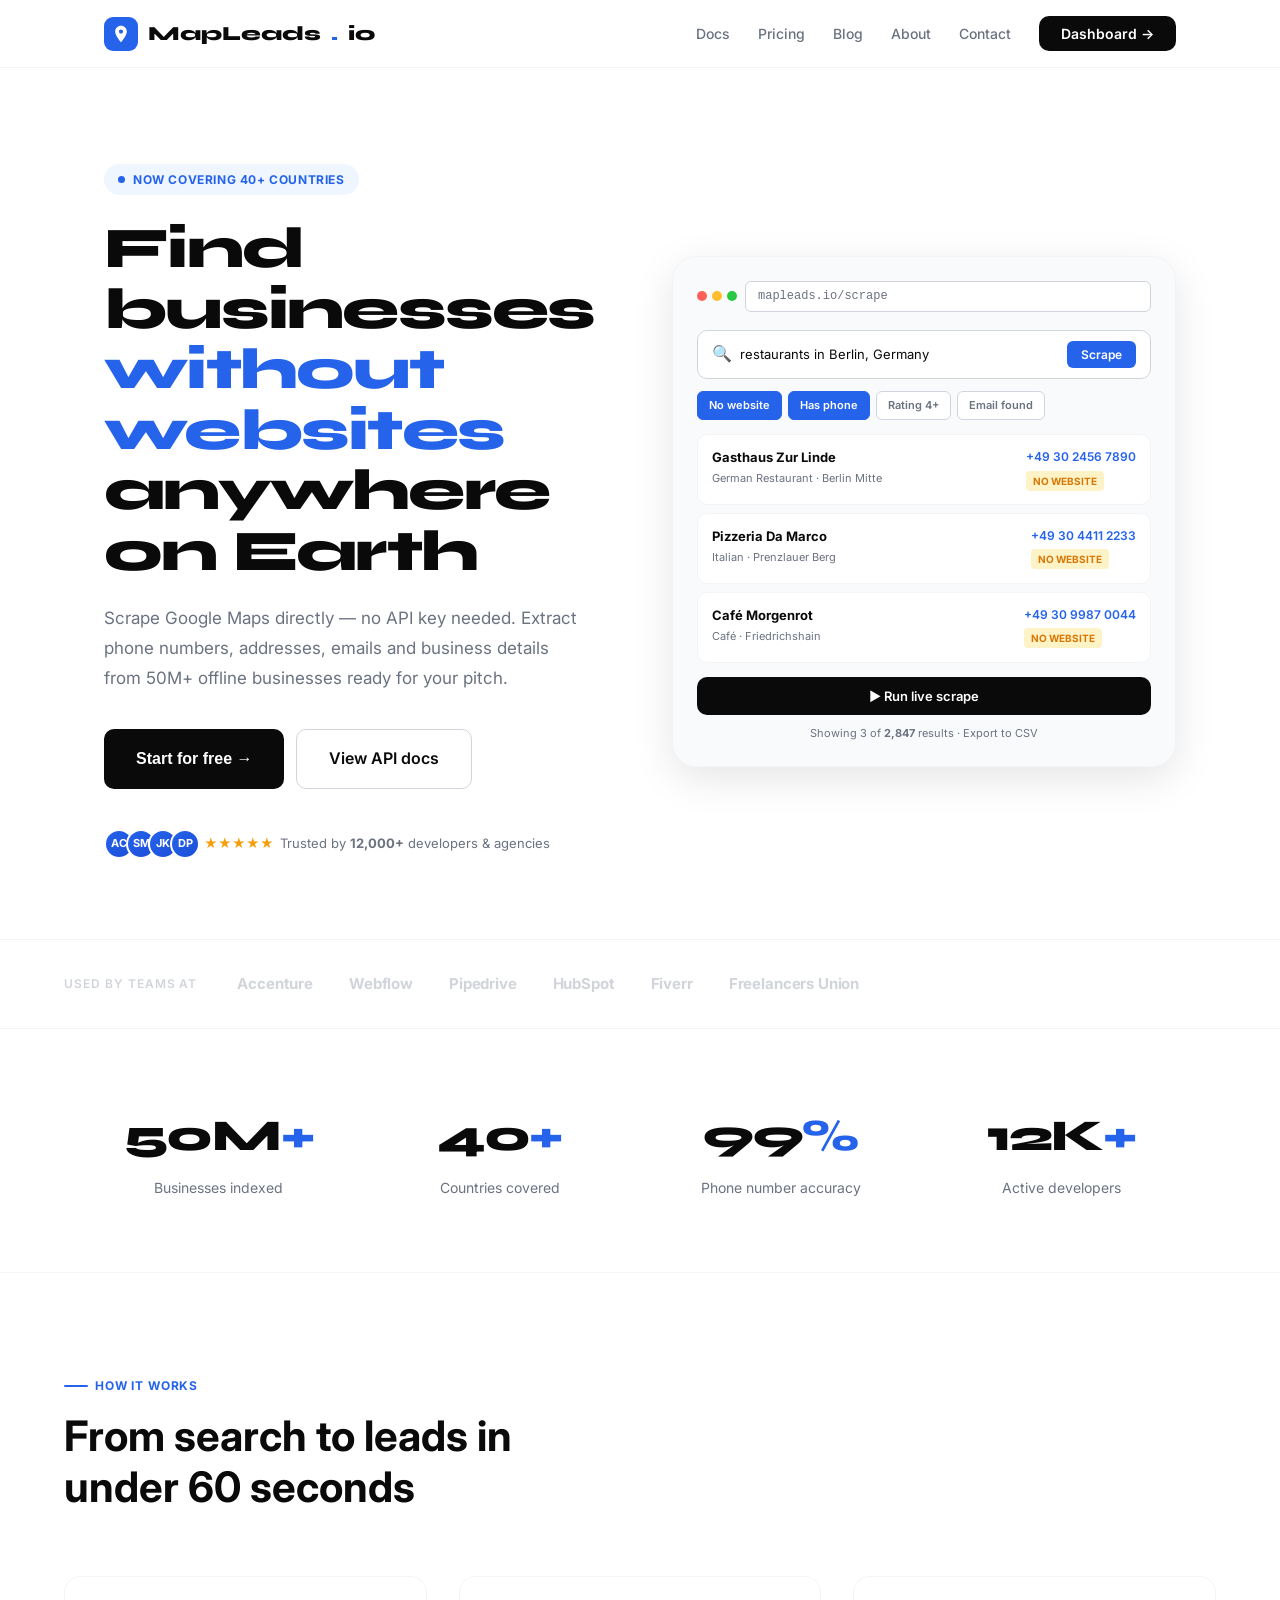
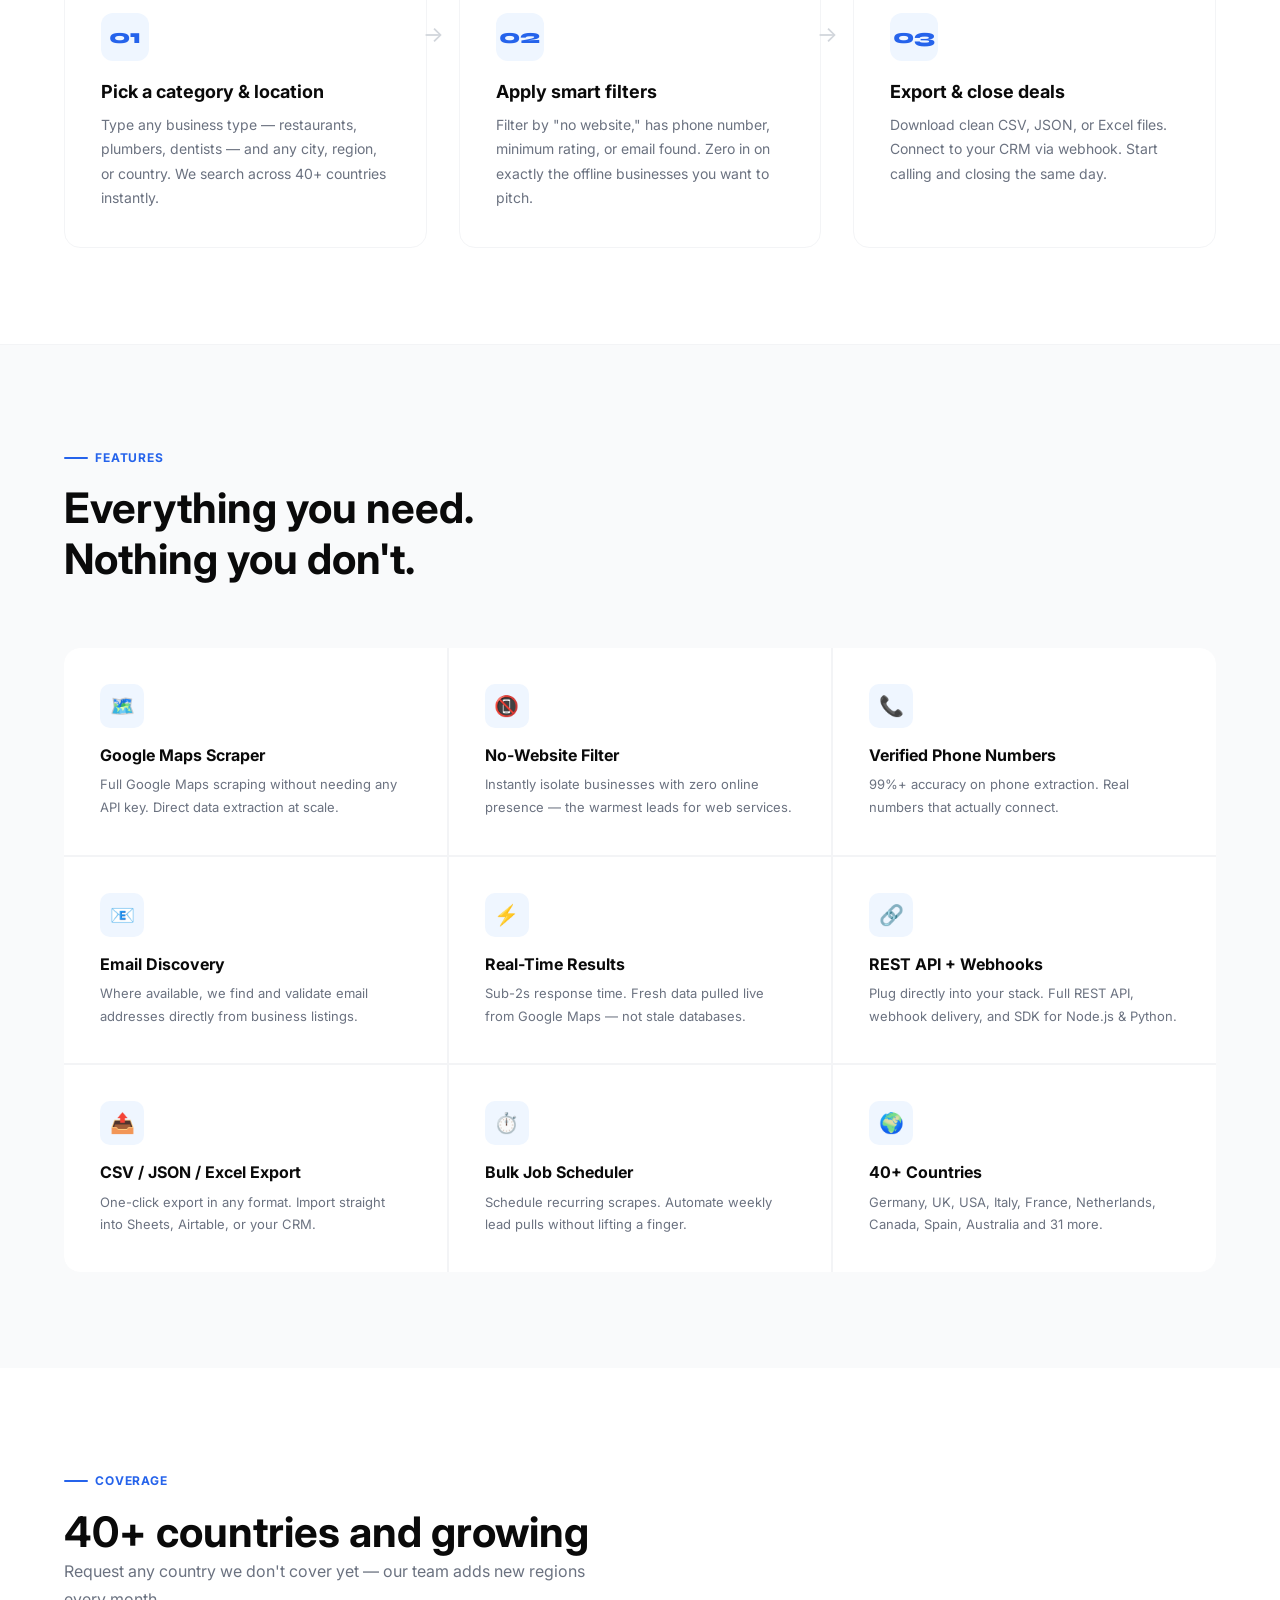
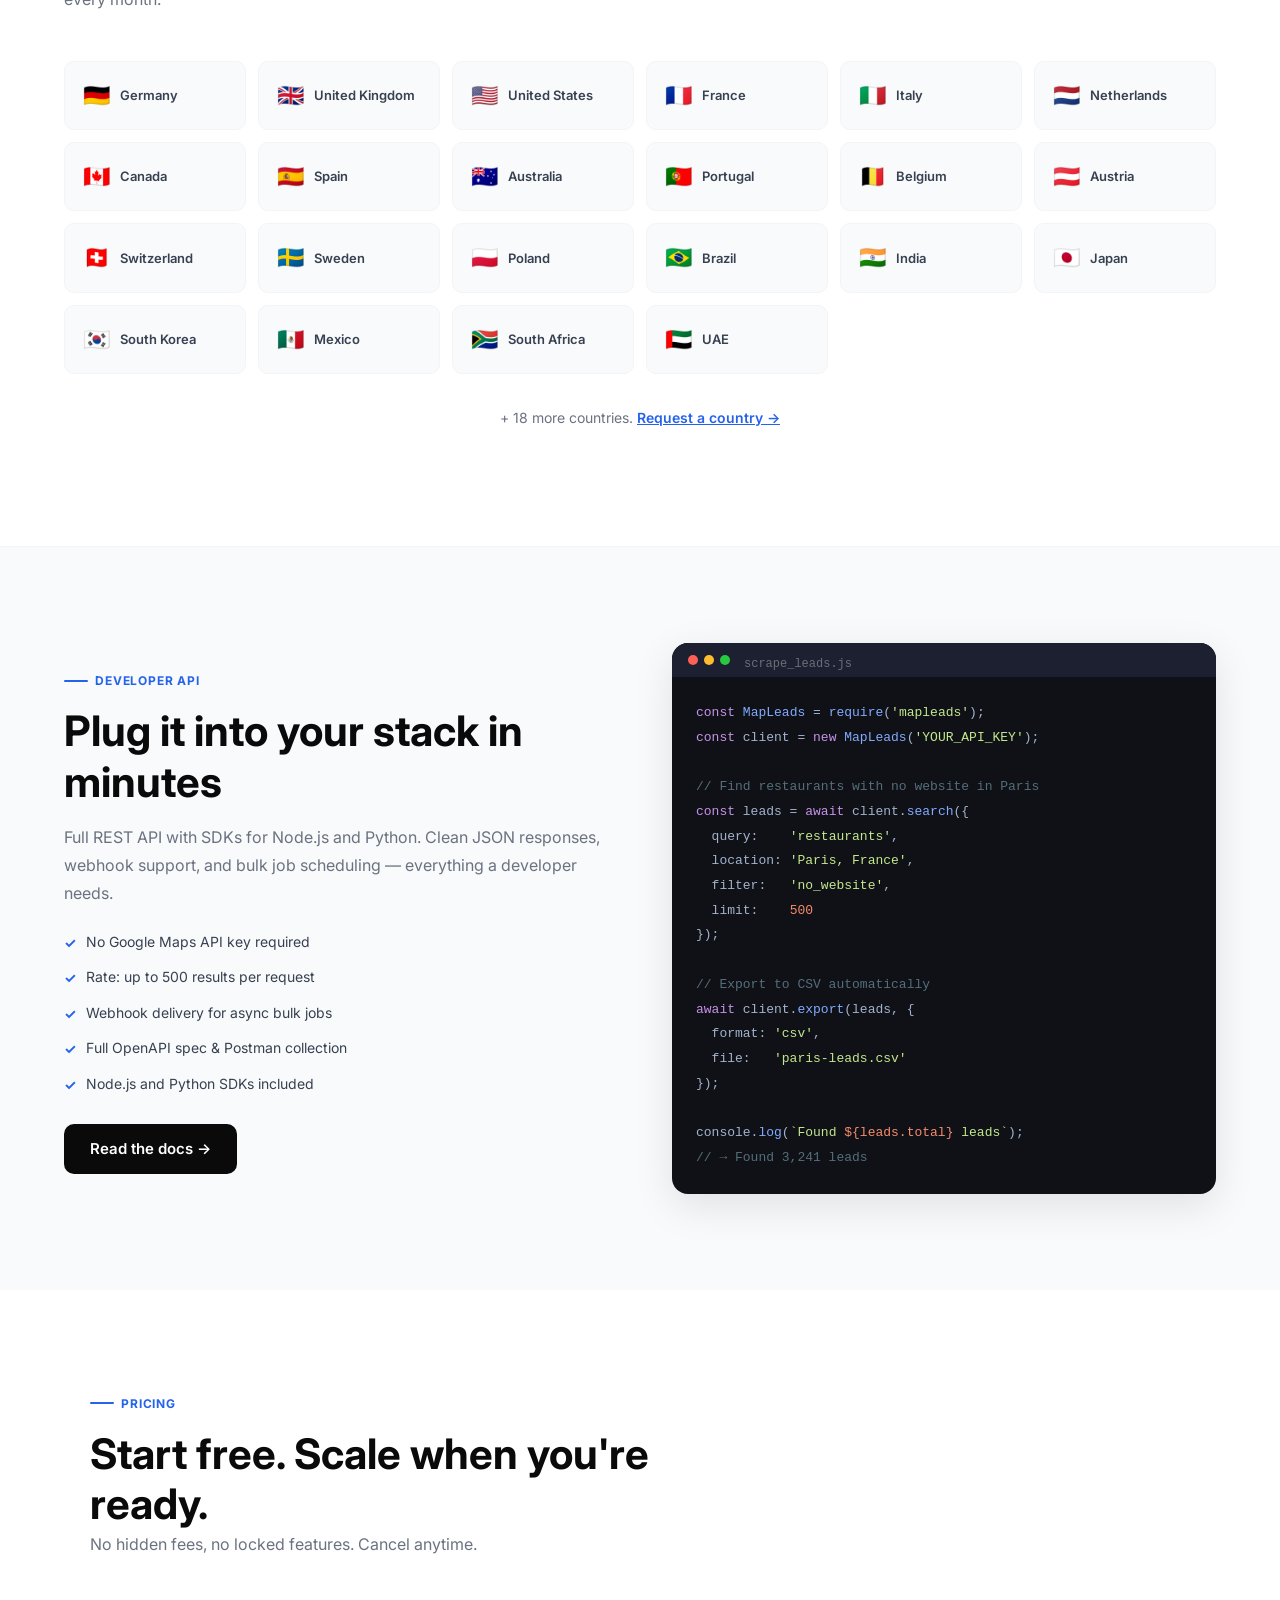
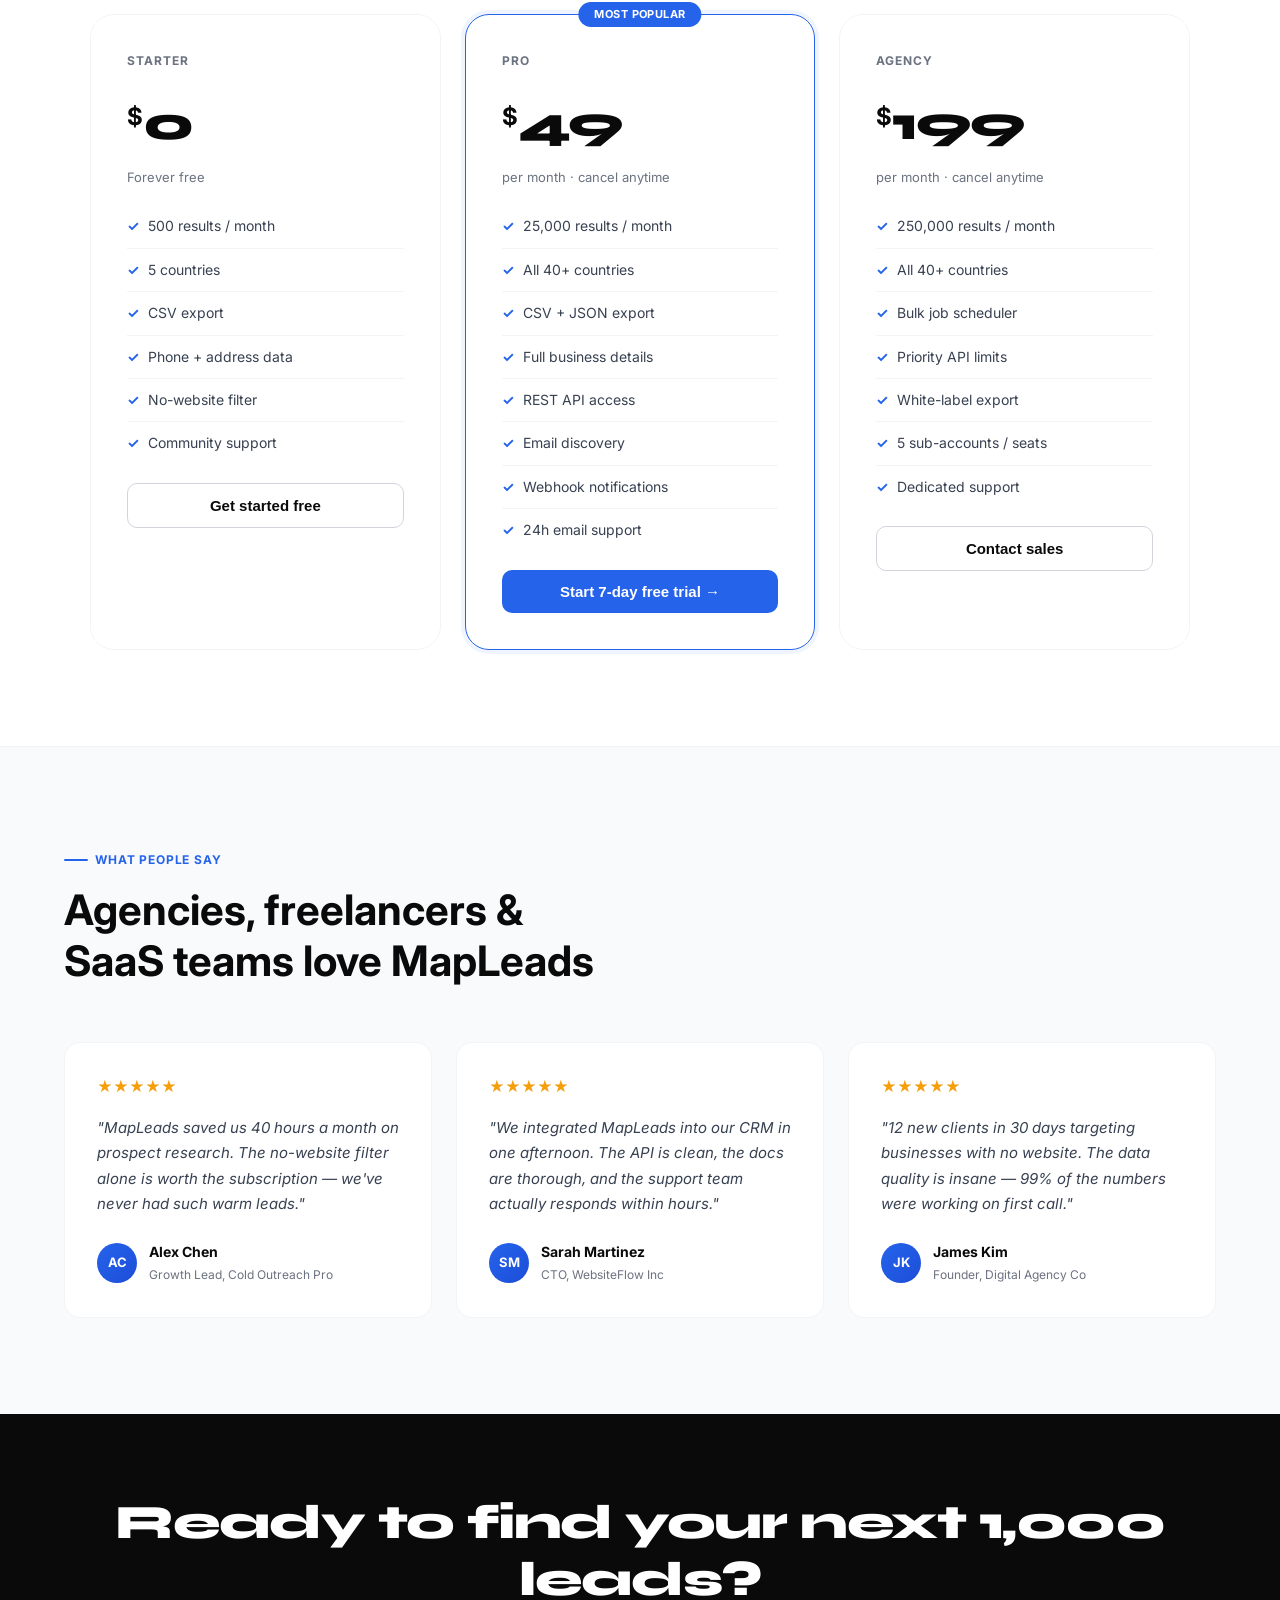
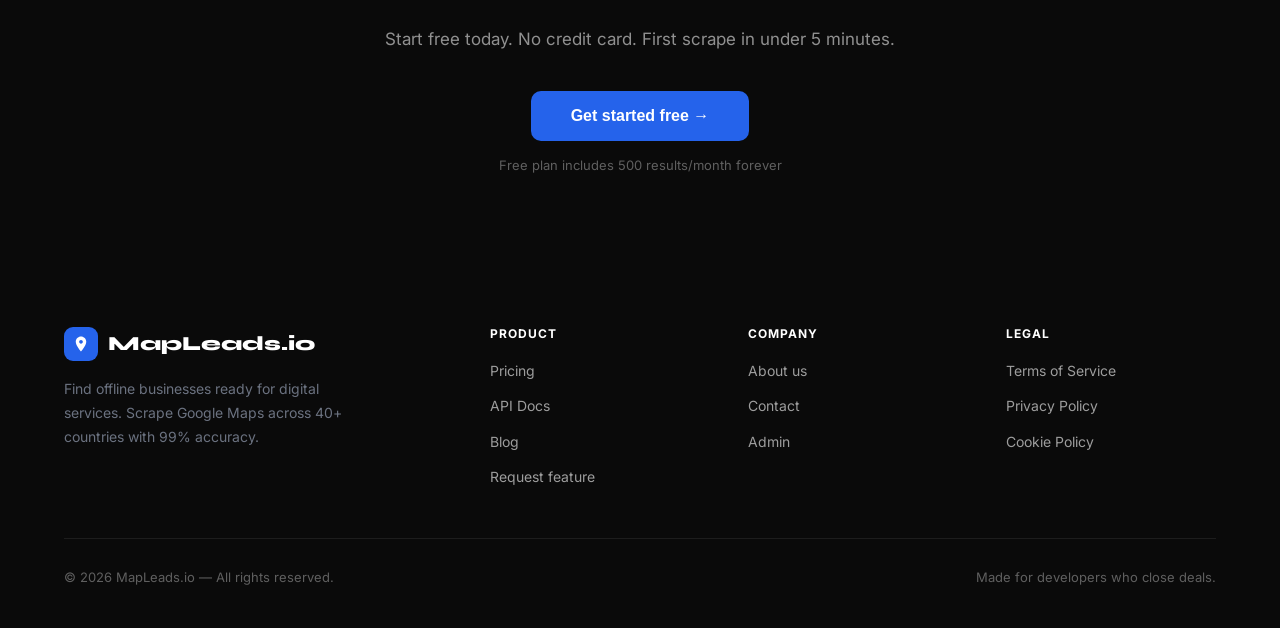
<file: index.html>
<!DOCTYPE html>
<html lang="en">
<head>
<meta charset="UTF-8" />
<meta name="viewport" content="width=device-width, initial-scale=1.0" />
<title>MapLeads — Find Businesses Without Websites | Google Maps Scraper</title>
<meta name="description" content="Scrape Google Maps without an API. Find businesses with no website, extract phone numbers, addresses & emails across 40+ countries. Trusted by 12,000+ developers." />
<link rel="preconnect" href="https://fonts.googleapis.com" />
<link rel="preconnect" href="https://fonts.gstatic.com" crossorigin />
<link href="https://fonts.googleapis.com/css2?family=Inter:wght@300;400;500;600;700;800;900&family=Syne:wght@700;800&display=swap" rel="stylesheet" />
<link rel="stylesheet" href="main.css" />
<style>
/* ======= PAGE-SPECIFIC STYLES ======= */

/* HERO */
.hero {
  padding: 96px 5vw 80px;
  max-width: 1200px; margin: 0 auto;
  display: grid; grid-template-columns: 1fr 1fr;
  gap: 64px; align-items: center;
}
.hero-announce {
  display: inline-flex; align-items: center; gap: 8px;
  background: var(--blue-light); color: var(--blue);
  font-size: 12px; font-weight: 700; padding: 6px 14px;
  border-radius: 100px; margin-bottom: 24px; letter-spacing: .05em;
  text-transform: uppercase;
}
.hero-announce .live-dot {
  width: 7px; height: 7px; background: var(--blue);
  border-radius: 50%; animation: pulse 1.8s infinite;
}
.hero h1 {
  font-family: 'Syne', sans-serif; font-weight: 800;
  font-size: clamp(36px, 4.5vw, 58px);
  letter-spacing: -0.03em; line-height: 1.05;
  margin-bottom: 22px;
}
.hero h1 .accent { color: var(--blue); }
.hero-sub {
  font-size: 17px; color: var(--gray-500); line-height: 1.75;
  margin-bottom: 36px; max-width: 480px;
}
.hero-actions { display: flex; gap: 12px; flex-wrap: wrap; margin-bottom: 40px; }
.hero-trust {
  display: flex; align-items: center; gap: 12px;
  font-size: 13px; color: var(--gray-500);
}
.trust-avatars { display: flex; }
.trust-avatars span {
  width: 30px; height: 30px; border-radius: 50%;
  background: linear-gradient(135deg, var(--blue), #1d4ed8);
  border: 2px solid #fff; display: flex; align-items: center;
  justify-content: center; font-size: 11px; font-weight: 700; color: #fff;
  margin-right: -8px;
}
.hero-stars { color: #f59e0b; font-size: 13px; margin-right: 2px; }

/* HERO DEMO WIDGET */
.demo-card {
  background: var(--gray-50); border: 1px solid var(--gray-100);
  border-radius: var(--radius-xl); padding: 24px; position: relative;
  box-shadow: var(--shadow-lg);
}
.demo-bar {
  display: flex; align-items: center; gap: 8px; margin-bottom: 18px;
}
.demo-bar .dots { display: flex; gap: 5px; }
.demo-bar .dots span { width: 10px; height: 10px; border-radius: 50%; }
.demo-bar .dots .d1 { background: #ff5f57; }
.demo-bar .dots .d2 { background: #febc2e; }
.demo-bar .dots .d3 { background: #28c840; }
.demo-bar .demo-url {
  flex: 1; background: #fff; border: 1px solid var(--gray-300);
  border-radius: 6px; padding: 5px 12px; font-size: 12px;
  color: var(--gray-500); font-family: monospace;
}
.demo-search {
  background: #fff; border: 1.5px solid var(--gray-300);
  border-radius: var(--radius); padding: 10px 14px;
  display: flex; align-items: center; gap: 8px; margin-bottom: 12px;
}
.demo-search input {
  flex: 1; border: none; outline: none; font-size: 13px;
  font-family: 'Inter', sans-serif; color: var(--black); background: transparent;
}
.demo-search .go {
  background: var(--blue); color: #fff; border: none;
  border-radius: 6px; padding: 6px 14px; font-size: 12px;
  font-weight: 600; cursor: pointer; font-family: 'Inter', sans-serif;
  transition: background .2s;
}
.demo-search .go:hover { background: var(--blue-dark); }
.demo-filters { display: flex; gap: 6px; flex-wrap: wrap; margin-bottom: 14px; }
.chip {
  background: #fff; border: 1px solid var(--gray-300);
  border-radius: 6px; padding: 5px 11px; font-size: 11px;
  font-weight: 600; color: var(--gray-500); cursor: pointer; transition: var(--transition);
}
.chip.on { background: var(--blue); color: #fff; border-color: var(--blue); }
.demo-results { display: flex; flex-direction: column; gap: 8px; }
.demo-result {
  background: #fff; border: 1px solid var(--gray-100);
  border-radius: var(--radius); padding: 12px 14px;
  display: grid; grid-template-columns: 1fr auto;
  gap: 6px; transition: var(--transition);
}
.demo-result:hover { border-color: var(--blue); box-shadow: 0 2px 12px rgba(37,99,235,.08); }
.dr-name { font-size: 13px; font-weight: 700; color: var(--black); margin-bottom: 2px; }
.dr-cat  { font-size: 11px; color: var(--gray-500); }
.dr-phone { font-size: 12px; color: var(--blue); font-weight: 600; text-align: right; }
.dr-no-site {
  display: inline-block; background: var(--amber-light);
  color: var(--amber); font-size: 10px; font-weight: 700;
  padding: 2px 7px; border-radius: 4px; text-align: right;
}
.demo-run {
  width: 100%; margin-top: 14px; background: var(--black);
  color: #fff; border: none; padding: 11px;
  border-radius: var(--radius); font-size: 13px; font-weight: 600;
  cursor: pointer; font-family: 'Inter', sans-serif; transition: background .2s;
}
.demo-run:hover { background: var(--blue); }
.demo-count {
  text-align: center; font-size: 11px; color: var(--gray-500);
  margin-top: 10px;
}

/* LOGOS STRIP */
.logos-strip {
  padding: 32px 5vw;
  border-top: 1px solid var(--gray-100);
  border-bottom: 1px solid var(--gray-100);
}
.logos-inner {
  max-width: 1200px; margin: 0 auto;
  display: flex; align-items: center; gap: 40px; flex-wrap: wrap;
}
.logos-label { font-size: 12px; font-weight: 600; color: var(--gray-300); text-transform: uppercase; letter-spacing: .08em; white-space: nowrap; }
.logos-row { display: flex; align-items: center; gap: 36px; flex-wrap: wrap; }
.logos-row span { font-size: 15px; font-weight: 700; color: var(--gray-300); letter-spacing: -.01em; }

/* HOW IT WORKS */
.steps { padding: 96px 5vw; }
.steps-inner { max-width: 1200px; margin: 0 auto; }
.steps-head { max-width: 560px; margin-bottom: 64px; }
.steps-grid {
  display: grid; grid-template-columns: repeat(3,1fr); gap: 32px;
}
.step-card {
  padding: 36px; background: #fff;
  border: 1px solid var(--gray-100); border-radius: var(--radius-lg);
  transition: var(--transition); position: relative;
}
.step-card:hover { border-color: var(--blue); box-shadow: var(--shadow); transform: translateY(-3px); }
.step-num {
  width: 48px; height: 48px; background: var(--blue-light);
  border-radius: 12px; display: flex; align-items: center;
  justify-content: center; font-family: 'Syne', sans-serif;
  font-size: 20px; font-weight: 800; color: var(--blue); margin-bottom: 20px;
}
.step-card h3 { font-size: 18px; margin-bottom: 10px; }
.step-card p { font-size: 14px; }
.step-arrow {
  position: absolute; right: -18px; top: 40px;
  color: var(--gray-300); font-size: 22px; z-index: 1;
}

/* FEATURES GRID */
.features { padding: 96px 5vw; background: var(--gray-50); }
.features-inner { max-width: 1200px; margin: 0 auto; }
.features-head { max-width: 560px; margin-bottom: 64px; }
.features-grid {
  display: grid; grid-template-columns: repeat(3,1fr); gap: 2px;
  background: var(--gray-100); border-radius: var(--radius-lg);
  overflow: hidden;
}
.feat-card {
  background: #fff; padding: 36px;
  transition: var(--transition);
}
.feat-card:hover { background: var(--blue-light); }
.feat-icon {
  width: 44px; height: 44px; background: var(--blue-light);
  border-radius: 10px; display: flex; align-items: center;
  justify-content: center; font-size: 20px; margin-bottom: 18px;
}
.feat-card h3 { font-size: 16px; margin-bottom: 8px; }
.feat-card p  { font-size: 13px; }

/* COUNTRIES */
.countries { padding: 96px 5vw; }
.countries-inner { max-width: 1200px; margin: 0 auto; }
.countries-head { max-width: 560px; margin-bottom: 48px; }
.country-grid {
  display: grid; grid-template-columns: repeat(auto-fill, minmax(180px, 1fr)); gap: 12px;
}
.country-card {
  background: var(--gray-50); border: 1px solid var(--gray-100);
  border-radius: var(--radius); padding: 16px 18px;
  display: flex; align-items: center; gap: 10px;
  transition: var(--transition); cursor: default;
}
.country-card:hover { border-color: var(--blue); background: var(--blue-light); }
.cf { font-size: 22px; }
.cn { font-size: 13px; font-weight: 600; color: var(--gray-700); }
.more-countries {
  grid-column: 1/-1; text-align: center; padding: 20px;
  font-size: 14px; color: var(--gray-500);
}

/* API CODE BLOCK */
.api-section { padding: 96px 5vw; background: var(--gray-50); }
.api-inner {
  max-width: 1200px; margin: 0 auto;
  display: grid; grid-template-columns: 1fr 1fr; gap: 64px; align-items: center;
}
.api-text .eyebrow { margin-bottom: 16px; }
.api-text h2 { margin-bottom: 16px; }
.api-text p  { margin-bottom: 24px; }
.api-feats { list-style: none; display: flex; flex-direction: column; gap: 12px; margin-bottom: 28px; }
.api-feats li {
  display: flex; align-items: flex-start; gap: 10px;
  font-size: 14px; color: var(--gray-700);
}
.api-feats li::before {
  content: '✓'; color: var(--blue); font-weight: 700;
  flex-shrink: 0; margin-top: 1px;
}
.code-window {
  background: #0f1117; border-radius: var(--radius-lg);
  overflow: hidden; box-shadow: var(--shadow-lg);
}
.code-window-bar {
  background: #1c2030; padding: 12px 16px;
  display: flex; align-items: center; gap: 6px;
}
.code-window-bar .d1 { background:#ff5f57; }
.code-window-bar .d2 { background:#febc2e; }
.code-window-bar .d3 { background:#28c840; }
.code-window-bar span { width: 10px; height: 10px; border-radius: 50%; }
.code-window-bar .fname {
  font-size: 12px; color: rgba(255,255,255,.35);
  font-family: monospace; margin-left: 8px;
}
.code-body {
  padding: 24px; font-family: 'Courier New', monospace;
  font-size: 13px; line-height: 1.9; color: #a3b3cc;
  white-space: pre;
}
.kw   { color: #c792ea; }
.str  { color: #c3e88d; }
.fn   { color: #82aaff; }
.cmt  { color: #546e7a; }
.num  { color: #f78c6c; }

/* PRICING */
.pricing { padding: 96px 5vw; }
.pricing-inner { max-width: 1100px; margin: 0 auto; }
.pricing-head { max-width: 560px; margin-bottom: 56px; }
.pricing-grid {
  display: grid; grid-template-columns: repeat(3,1fr); gap: 24px;
}
.plan {
  border: 1.5px solid var(--gray-100); border-radius: var(--radius-xl);
  padding: 36px; position: relative; transition: var(--transition);
}
.plan:hover { border-color: var(--blue); box-shadow: var(--shadow); }
.plan.pop { border-color: var(--blue); box-shadow: 0 0 0 4px rgba(37,99,235,.07); }
.plan-badge {
  position: absolute; top: -13px; left: 50%; transform: translateX(-50%);
  background: var(--blue); color: #fff; font-size: 11px; font-weight: 700;
  padding: 4px 16px; border-radius: 100px; white-space: nowrap;
  letter-spacing: .04em; text-transform: uppercase;
}
.plan-name { font-size: 12px; font-weight: 700; text-transform: uppercase; letter-spacing: .08em; color: var(--gray-500); margin-bottom: 16px; }
.plan-price { margin-bottom: 4px; }
.plan-price .amt {
  font-family: 'Syne', sans-serif; font-size: 48px;
  font-weight: 800; color: var(--black); letter-spacing: -0.03em;
}
.plan-price .cur { font-size: 24px; font-weight: 700; vertical-align: top; margin-top: 12px; display: inline-block; }
.plan-period { font-size: 13px; color: var(--gray-500); margin-bottom: 28px; }
.plan-feats { list-style: none; display: flex; flex-direction: column; gap: 10px; margin-bottom: 28px; }
.plan-feats li {
  font-size: 14px; color: var(--gray-700);
  display: flex; align-items: center; gap: 9px;
  padding-bottom: 10px; border-bottom: 1px solid var(--gray-100);
}
.plan-feats li:last-child { border-bottom: none; padding-bottom: 0; }
.plan-feats li::before { content: '✓'; color: var(--blue); font-weight: 700; flex-shrink: 0; }

/* TESTIMONIALS */
.testimonials { padding: 96px 5vw; background: var(--gray-50); }
.testimonials-inner { max-width: 1200px; margin: 0 auto; }
.testimonials-head { max-width: 560px; margin-bottom: 56px; }
.testi-grid { display: grid; grid-template-columns: repeat(3,1fr); gap: 24px; }
.testi {
  background: #fff; border: 1px solid var(--gray-100);
  border-radius: var(--radius-lg); padding: 32px; transition: var(--transition);
}
.testi:hover { box-shadow: var(--shadow); }
.testi-stars { color: #f59e0b; font-size: 15px; margin-bottom: 16px; }
.testi-quote { font-size: 15px; color: var(--gray-700); line-height: 1.7; margin-bottom: 24px; font-style: italic; }
.testi-author { display: flex; align-items: center; gap: 12px; }
.testi-avatar {
  width: 40px; height: 40px; border-radius: 50%;
  background: linear-gradient(135deg, var(--blue), #1d4ed8);
  display: flex; align-items: center; justify-content: center;
  font-size: 13px; font-weight: 700; color: #fff; flex-shrink: 0;
}
.testi-name { font-size: 14px; font-weight: 700; margin-bottom: 2px; }
.testi-role { font-size: 12px; color: var(--gray-500); }

/* STATS BAR */
.stats-bar { padding: 72px 5vw; }
.stats-inner {
  max-width: 1100px; margin: 0 auto;
  display: grid; grid-template-columns: repeat(4,1fr);
  gap: 24px;
}
.stat-item { text-align: center; }
.stat-num {
  font-family: 'Syne', sans-serif; font-size: 44px;
  font-weight: 800; color: var(--black); letter-spacing: -0.03em;
  margin-bottom: 6px;
}
.stat-num .accent { color: var(--blue); }
.stat-label { font-size: 14px; color: var(--gray-500); }

/* CTA BANNER */
.cta-banner {
  padding: 80px 5vw;
  background: var(--black);
  text-align: center;
}
.cta-banner h2 {
  font-family: 'Syne', sans-serif; font-size: clamp(28px, 4vw, 48px);
  font-weight: 800; color: #fff; margin-bottom: 16px;
  letter-spacing: -0.03em;
}
.cta-banner p { color: rgba(255,255,255,.55); margin-bottom: 36px; font-size: 17px; }
.cta-banner .btn-blue { font-size: 16px; padding: 16px 36px; }
.cta-sub { margin-top: 14px; font-size: 13px; color: rgba(255,255,255,.35); }

/* RESPONSIVE */
@media (max-width: 1024px) {
  .steps-grid,
  .features-grid { grid-template-columns: repeat(2,1fr); }
  .pricing-grid { grid-template-columns: 1fr; max-width: 480px; }
  .testi-grid { grid-template-columns: 1fr; }
  .stats-inner { grid-template-columns: repeat(2,1fr); }
  .step-arrow { display: none; }
}
@media (max-width: 768px) {
  .hero { grid-template-columns: 1fr; padding: 60px 5vw 48px; gap: 40px; }
  .api-inner { grid-template-columns: 1fr; }
  .features-grid { grid-template-columns: 1fr; }
  .country-grid { grid-template-columns: repeat(2,1fr); }
}
</style>
</head>
<body>

<!-- NAV -->
<nav class="nav">
  <div class="nav-inner">
    <a href="index.html" class="nav-logo">
      <div class="nav-logo-icon">
        <svg viewBox="0 0 24 24"><path d="M12 2C8.13 2 5 5.13 5 9c0 5.25 7 13 7 13s7-7.75 7-13c0-3.87-3.13-7-7-7zm0 9.5c-1.38 0-2.5-1.12-2.5-2.5s1.12-2.5 2.5-2.5 2.5 1.12 2.5 2.5-1.12 2.5-2.5 2.5z"/></svg>
      </div>
      MapLeads<span class="dot">.</span>io
    </a>
    <ul class="nav-links" id="navLinks">
      <li><a href="docs.html">Docs</a></li>
      <li><a href="pricing.html">Pricing</a></li>
      <li><a href="blog.html">Blog</a></li>
      <li><a href="about.html">About</a></li>
      <li><a href="contact.html">Contact</a></li>
      <li><a href="admin.html" class="nav-cta">Dashboard →</a></li>
    </ul>
    <button class="nav-burger" onclick="toggleNav()" aria-label="Menu">
      <span></span><span></span><span></span>
    </button>
  </div>
</nav>

<!-- HERO -->
<section>
  <div class="hero">
    <div class="hero-left anim-up">
      <div class="hero-announce">
        <span class="live-dot"></span>
        Now covering 40+ countries
      </div>
      <h1>Find businesses <span class="accent">without websites</span> anywhere on Earth</h1>
      <p class="hero-sub">Scrape Google Maps directly — no API key needed. Extract phone numbers, addresses, emails and business details from 50M+ offline businesses ready for your pitch.</p>
      <div class="hero-actions">
        <button class="btn btn-primary btn-lg" onclick="openModal('signup')">Start for free →</button>
        <a href="docs.html" class="btn btn-outline btn-lg">View API docs</a>
      </div>
      <div class="hero-trust">
        <div class="trust-avatars">
          <span>AC</span><span>SM</span><span>JK</span><span>DP</span>
        </div>
        <span>
          <span class="hero-stars">★★★★★</span>
          Trusted by <strong>12,000+</strong> developers &amp; agencies
        </span>
      </div>
    </div>
    <div class="hero-right anim-up anim-up-d2">
      <div class="demo-card">
        <div class="demo-bar">
          <div class="dots"><span class="d1"></span><span class="d2"></span><span class="d3"></span></div>
          <div class="demo-url">mapleads.io/scrape</div>
        </div>
        <div class="demo-search">
          <span>🔍</span>
          <input type="text" value="restaurants in Berlin, Germany" id="demoInput" />
          <button class="go" onclick="runLiveDemo()">Scrape</button>
        </div>
        <div class="demo-filters">
          <span class="chip on" onclick="toggleChip(this)">No website</span>
          <span class="chip on" onclick="toggleChip(this)">Has phone</span>
          <span class="chip" onclick="toggleChip(this)">Rating 4+</span>
          <span class="chip" onclick="toggleChip(this)">Email found</span>
        </div>
        <div class="demo-results" id="demoResults">
          <div class="demo-result">
            <div><div class="dr-name">Gasthaus Zur Linde</div><div class="dr-cat">German Restaurant · Berlin Mitte</div></div>
            <div><div class="dr-phone">+49 30 2456 7890</div><div class="dr-no-site">NO WEBSITE</div></div>
          </div>
          <div class="demo-result">
            <div><div class="dr-name">Pizzeria Da Marco</div><div class="dr-cat">Italian · Prenzlauer Berg</div></div>
            <div><div class="dr-phone">+49 30 4411 2233</div><div class="dr-no-site">NO WEBSITE</div></div>
          </div>
          <div class="demo-result">
            <div><div class="dr-name">Café Morgenrot</div><div class="dr-cat">Café · Friedrichshain</div></div>
            <div><div class="dr-phone">+49 30 9987 0044</div><div class="dr-no-site">NO WEBSITE</div></div>
          </div>
        </div>
        <button class="demo-run" onclick="runLiveDemo()">▶ Run live scrape</button>
        <div class="demo-count" id="demoCount">Showing 3 of <strong>2,847</strong> results · Export to CSV</div>
      </div>
    </div>
  </div>
</section>

<!-- LOGOS -->
<div class="logos-strip">
  <div class="logos-inner">
    <span class="logos-label">Used by teams at</span>
    <div class="logos-row">
      <span>Accenture</span>
      <span>Webflow</span>
      <span>Pipedrive</span>
      <span>HubSpot</span>
      <span>Fiverr</span>
      <span>Freelancers Union</span>
    </div>
  </div>
</div>

<!-- STATS -->
<div class="stats-bar">
  <div class="stats-inner">
    <div class="stat-item">
      <div class="stat-num">50M<span class="accent">+</span></div>
      <div class="stat-label">Businesses indexed</div>
    </div>
    <div class="stat-item">
      <div class="stat-num">40<span class="accent">+</span></div>
      <div class="stat-label">Countries covered</div>
    </div>
    <div class="stat-item">
      <div class="stat-num">99<span class="accent">%</span></div>
      <div class="stat-label">Phone number accuracy</div>
    </div>
    <div class="stat-item">
      <div class="stat-num">12K<span class="accent">+</span></div>
      <div class="stat-label">Active developers</div>
    </div>
  </div>
</div>

<div class="divider"></div>

<!-- HOW IT WORKS -->
<section class="steps">
  <div class="steps-inner">
    <div class="steps-head">
      <div class="eyebrow">How it works</div>
      <h2>From search to leads in under 60 seconds</h2>
    </div>
    <div class="steps-grid">
      <div class="step-card">
        <div class="step-num">01</div>
        <h3>Pick a category &amp; location</h3>
        <p>Type any business type — restaurants, plumbers, dentists — and any city, region, or country. We search across 40+ countries instantly.</p>
        <span class="step-arrow">→</span>
      </div>
      <div class="step-card">
        <div class="step-num">02</div>
        <h3>Apply smart filters</h3>
        <p>Filter by "no website," has phone number, minimum rating, or email found. Zero in on exactly the offline businesses you want to pitch.</p>
        <span class="step-arrow">→</span>
      </div>
      <div class="step-card">
        <div class="step-num">03</div>
        <h3>Export &amp; close deals</h3>
        <p>Download clean CSV, JSON, or Excel files. Connect to your CRM via webhook. Start calling and closing the same day.</p>
      </div>
    </div>
  </div>
</section>

<div class="divider"></div>

<!-- FEATURES -->
<section class="features">
  <div class="features-inner">
    <div class="features-head">
      <div class="eyebrow">Features</div>
      <h2>Everything you need. Nothing you don't.</h2>
    </div>
    <div class="features-grid">
      <div class="feat-card">
        <div class="feat-icon">🗺️</div>
        <h3>Google Maps Scraper</h3>
        <p>Full Google Maps scraping without needing any API key. Direct data extraction at scale.</p>
      </div>
      <div class="feat-card">
        <div class="feat-icon">📵</div>
        <h3>No-Website Filter</h3>
        <p>Instantly isolate businesses with zero online presence — the warmest leads for web services.</p>
      </div>
      <div class="feat-card">
        <div class="feat-icon">📞</div>
        <h3>Verified Phone Numbers</h3>
        <p>99%+ accuracy on phone extraction. Real numbers that actually connect.</p>
      </div>
      <div class="feat-card">
        <div class="feat-icon">📧</div>
        <h3>Email Discovery</h3>
        <p>Where available, we find and validate email addresses directly from business listings.</p>
      </div>
      <div class="feat-card">
        <div class="feat-icon">⚡</div>
        <h3>Real-Time Results</h3>
        <p>Sub-2s response time. Fresh data pulled live from Google Maps — not stale databases.</p>
      </div>
      <div class="feat-card">
        <div class="feat-icon">🔗</div>
        <h3>REST API + Webhooks</h3>
        <p>Plug directly into your stack. Full REST API, webhook delivery, and SDK for Node.js &amp; Python.</p>
      </div>
      <div class="feat-card">
        <div class="feat-icon">📤</div>
        <h3>CSV / JSON / Excel Export</h3>
        <p>One-click export in any format. Import straight into Sheets, Airtable, or your CRM.</p>
      </div>
      <div class="feat-card">
        <div class="feat-icon">⏱️</div>
        <h3>Bulk Job Scheduler</h3>
        <p>Schedule recurring scrapes. Automate weekly lead pulls without lifting a finger.</p>
      </div>
      <div class="feat-card">
        <div class="feat-icon">🌍</div>
        <h3>40+ Countries</h3>
        <p>Germany, UK, USA, Italy, France, Netherlands, Canada, Spain, Australia and 31 more.</p>
      </div>
    </div>
  </div>
</section>

<!-- COUNTRIES -->
<section class="countries">
  <div class="countries-inner">
    <div class="countries-head">
      <div class="eyebrow">Coverage</div>
      <h2>40+ countries and growing</h2>
      <p>Request any country we don't cover yet — our team adds new regions every month.</p>
    </div>
    <div class="country-grid">
      <div class="country-card"><span class="cf">🇩🇪</span><span class="cn">Germany</span></div>
      <div class="country-card"><span class="cf">🇬🇧</span><span class="cn">United Kingdom</span></div>
      <div class="country-card"><span class="cf">🇺🇸</span><span class="cn">United States</span></div>
      <div class="country-card"><span class="cf">🇫🇷</span><span class="cn">France</span></div>
      <div class="country-card"><span class="cf">🇮🇹</span><span class="cn">Italy</span></div>
      <div class="country-card"><span class="cf">🇳🇱</span><span class="cn">Netherlands</span></div>
      <div class="country-card"><span class="cf">🇨🇦</span><span class="cn">Canada</span></div>
      <div class="country-card"><span class="cf">🇪🇸</span><span class="cn">Spain</span></div>
      <div class="country-card"><span class="cf">🇦🇺</span><span class="cn">Australia</span></div>
      <div class="country-card"><span class="cf">🇵🇹</span><span class="cn">Portugal</span></div>
      <div class="country-card"><span class="cf">🇧🇪</span><span class="cn">Belgium</span></div>
      <div class="country-card"><span class="cf">🇦🇹</span><span class="cn">Austria</span></div>
      <div class="country-card"><span class="cf">🇨🇭</span><span class="cn">Switzerland</span></div>
      <div class="country-card"><span class="cf">🇸🇪</span><span class="cn">Sweden</span></div>
      <div class="country-card"><span class="cf">🇵🇱</span><span class="cn">Poland</span></div>
      <div class="country-card"><span class="cf">🇧🇷</span><span class="cn">Brazil</span></div>
      <div class="country-card"><span class="cf">🇮🇳</span><span class="cn">India</span></div>
      <div class="country-card"><span class="cf">🇯🇵</span><span class="cn">Japan</span></div>
      <div class="country-card"><span class="cf">🇰🇷</span><span class="cn">South Korea</span></div>
      <div class="country-card"><span class="cf">🇲🇽</span><span class="cn">Mexico</span></div>
      <div class="country-card"><span class="cf">🇿🇦</span><span class="cn">South Africa</span></div>
      <div class="country-card"><span class="cf">🇦🇪</span><span class="cn">UAE</span></div>
      <p class="more-countries">+ 18 more countries. <a href="contact.html" style="color: var(--blue); font-weight:600;">Request a country →</a></p>
    </div>
  </div>
</section>

<div class="divider"></div>

<!-- API -->
<section class="api-section">
  <div class="api-inner">
    <div class="api-text">
      <div class="eyebrow">Developer API</div>
      <h2>Plug it into your stack in minutes</h2>
      <p>Full REST API with SDKs for Node.js and Python. Clean JSON responses, webhook support, and bulk job scheduling — everything a developer needs.</p>
      <ul class="api-feats">
        <li>No Google Maps API key required</li>
        <li>Rate: up to 500 results per request</li>
        <li>Webhook delivery for async bulk jobs</li>
        <li>Full OpenAPI spec &amp; Postman collection</li>
        <li>Node.js and Python SDKs included</li>
      </ul>
      <a href="docs.html" class="btn btn-primary">Read the docs →</a>
    </div>
    <div class="code-window">
      <div class="code-window-bar">
        <span class="d1"></span><span class="d2"></span><span class="d3"></span>
        <span class="fname">scrape_leads.js</span>
      </div>
      <div class="code-body"><span class="kw">const</span> <span class="fn">MapLeads</span> = <span class="fn">require</span>(<span class="str">'mapleads'</span>);
<span class="kw">const</span> client = <span class="kw">new</span> <span class="fn">MapLeads</span>(<span class="str">'YOUR_API_KEY'</span>);

<span class="cmt">// Find restaurants with no website in Paris</span>
<span class="kw">const</span> leads = <span class="kw">await</span> client.<span class="fn">search</span>({
  query:    <span class="str">'restaurants'</span>,
  location: <span class="str">'Paris, France'</span>,
  filter:   <span class="str">'no_website'</span>,
  limit:    <span class="num">500</span>
});

<span class="cmt">// Export to CSV automatically</span>
<span class="kw">await</span> client.<span class="fn">export</span>(leads, {
  format: <span class="str">'csv'</span>,
  file:   <span class="str">'paris-leads.csv'</span>
});

console.<span class="fn">log</span>(<span class="str">`Found <span class="num">${leads.total}</span> leads`</span>);
<span class="cmt">// → Found 3,241 leads</span></div>
    </div>
  </div>
</section>

<!-- PRICING -->
<section class="pricing">
  <div class="pricing-inner">
    <div class="pricing-head">
      <div class="eyebrow">Pricing</div>
      <h2>Start free. Scale when you're ready.</h2>
      <p>No hidden fees, no locked features. Cancel anytime.</p>
    </div>
    <div class="pricing-grid">
      <div class="plan">
        <div class="plan-name">Starter</div>
        <div class="plan-price"><span class="cur">$</span><span class="amt">0</span></div>
        <div class="plan-period">Forever free</div>
        <ul class="plan-feats">
          <li>500 results / month</li>
          <li>5 countries</li>
          <li>CSV export</li>
          <li>Phone + address data</li>
          <li>No-website filter</li>
          <li>Community support</li>
        </ul>
        <button class="btn btn-outline btn-full" onclick="openModal('signup')">Get started free</button>
      </div>

      <div class="plan pop">
        <div class="plan-badge">Most popular</div>
        <div class="plan-name">Pro</div>
        <div class="plan-price"><span class="cur">$</span><span class="amt">49</span></div>
        <div class="plan-period">per month · cancel anytime</div>
        <ul class="plan-feats">
          <li>25,000 results / month</li>
          <li>All 40+ countries</li>
          <li>CSV + JSON export</li>
          <li>Full business details</li>
          <li>REST API access</li>
          <li>Email discovery</li>
          <li>Webhook notifications</li>
          <li>24h email support</li>
        </ul>
        <button class="btn btn-blue btn-full" onclick="openModal('signup')">Start 7-day free trial →</button>
      </div>

      <div class="plan">
        <div class="plan-name">Agency</div>
        <div class="plan-price"><span class="cur">$</span><span class="amt">199</span></div>
        <div class="plan-period">per month · cancel anytime</div>
        <ul class="plan-feats">
          <li>250,000 results / month</li>
          <li>All 40+ countries</li>
          <li>Bulk job scheduler</li>
          <li>Priority API limits</li>
          <li>White-label export</li>
          <li>5 sub-accounts / seats</li>
          <li>Dedicated support</li>
        </ul>
        <button class="btn btn-outline btn-full" onclick="openModal('contact')">Contact sales</button>
      </div>
    </div>
  </div>
</section>

<div class="divider"></div>

<!-- TESTIMONIALS -->
<section class="testimonials">
  <div class="testimonials-inner">
    <div class="testimonials-head">
      <div class="eyebrow">What people say</div>
      <h2>Agencies, freelancers &amp; SaaS teams love MapLeads</h2>
    </div>
    <div class="testi-grid">
      <div class="testi">
        <div class="testi-stars">★★★★★</div>
        <p class="testi-quote">"MapLeads saved us 40 hours a month on prospect research. The no-website filter alone is worth the subscription — we've never had such warm leads."</p>
        <div class="testi-author">
          <div class="testi-avatar">AC</div>
          <div>
            <div class="testi-name">Alex Chen</div>
            <div class="testi-role">Growth Lead, Cold Outreach Pro</div>
          </div>
        </div>
      </div>
      <div class="testi">
        <div class="testi-stars">★★★★★</div>
        <p class="testi-quote">"We integrated MapLeads into our CRM in one afternoon. The API is clean, the docs are thorough, and the support team actually responds within hours."</p>
        <div class="testi-author">
          <div class="testi-avatar">SM</div>
          <div>
            <div class="testi-name">Sarah Martinez</div>
            <div class="testi-role">CTO, WebsiteFlow Inc</div>
          </div>
        </div>
      </div>
      <div class="testi">
        <div class="testi-stars">★★★★★</div>
        <p class="testi-quote">"12 new clients in 30 days targeting businesses with no website. The data quality is insane — 99% of the numbers were working on first call."</p>
        <div class="testi-author">
          <div class="testi-avatar">JK</div>
          <div>
            <div class="testi-name">James Kim</div>
            <div class="testi-role">Founder, Digital Agency Co</div>
          </div>
        </div>
      </div>
    </div>
  </div>
</section>

<!-- CTA BANNER -->
<section class="cta-banner">
  <h2>Ready to find your next 1,000 leads?</h2>
  <p>Start free today. No credit card. First scrape in under 5 minutes.</p>
  <button class="btn btn-blue" onclick="openModal('signup')" style="font-size:16px;padding:16px 40px;">Get started free →</button>
  <div class="cta-sub">Free plan includes 500 results/month forever</div>
</section>

<!-- FOOTER -->
<footer>
  <div class="footer-inner">
    <div class="footer-top">
      <div class="footer-brand">
        <a href="index.html" class="footer-logo">
          <div class="nav-logo-icon" style="background:var(--blue);">
            <svg viewBox="0 0 24 24" style="width:18px;height:18px;fill:#fff;"><path d="M12 2C8.13 2 5 5.13 5 9c0 5.25 7 13 7 13s7-7.75 7-13c0-3.87-3.13-7-7-7zm0 9.5c-1.38 0-2.5-1.12-2.5-2.5s1.12-2.5 2.5-2.5 2.5 1.12 2.5 2.5-1.12 2.5-2.5 2.5z"/></svg>
          </div>
          MapLeads.io
        </a>
        <p>Find offline businesses ready for digital services. Scrape Google Maps across 40+ countries with 99% accuracy.</p>
      </div>
      <div class="footer-col">
        <h5>Product</h5>
        <ul>
          <li><a href="pricing.html">Pricing</a></li>
          <li><a href="docs.html">API Docs</a></li>
          <li><a href="blog.html">Blog</a></li>
          <li><a href="contact.html">Request feature</a></li>
        </ul>
      </div>
      <div class="footer-col">
        <h5>Company</h5>
        <ul>
          <li><a href="about.html">About us</a></li>
          <li><a href="contact.html">Contact</a></li>
          <li><a href="admin.html">Admin</a></li>
        </ul>
      </div>
      <div class="footer-col">
        <h5>Legal</h5>
        <ul>
          <li><a href="#">Terms of Service</a></li>
          <li><a href="#">Privacy Policy</a></li>
          <li><a href="#">Cookie Policy</a></li>
        </ul>
      </div>
    </div>
    <div class="footer-bottom">
      <span>&copy; 2026 MapLeads.io — All rights reserved.</span>
      <span>Made for developers who close deals.</span>
    </div>
  </div>
</footer>

<!-- MODALS -->
<div id="signupModal" class="modal" onclick="bgClose(event,'signup')">
  <div class="modal-box" onclick="event.stopPropagation()">
    <div class="modal-head">
      <h3>Create your free account</h3>
      <button class="modal-close" onclick="closeModal('signup')">✕</button>
    </div>
    <form onsubmit="handleSignup(event)">
      <div class="field"><label>Full name</label><input type="text" placeholder="Your name" required /></div>
      <div class="field"><label>Email</label><input type="email" placeholder="you@company.com" required /></div>
      <div class="field"><label>Company (optional)</label><input type="text" placeholder="Your company" /></div>
      <button type="submit" class="form-submit">Create free account →</button>
      <div class="toast" id="signupToast">✓ Account created! Check your email to verify.</div>
    </form>
  </div>
</div>

<div id="contactModal" class="modal" onclick="bgClose(event,'contact')">
  <div class="modal-box" onclick="event.stopPropagation()">
    <div class="modal-head">
      <h3>Contact sales</h3>
      <button class="modal-close" onclick="closeModal('contact')">✕</button>
    </div>
    <form onsubmit="handleContact(event)">
      <div class="field"><label>Name</label><input type="text" placeholder="Your name" required /></div>
      <div class="field"><label>Email</label><input type="email" placeholder="you@company.com" required /></div>
      <div class="field"><label>Message</label><textarea placeholder="Tell us about your use case..." required></textarea></div>
      <button type="submit" class="form-submit">Send message →</button>
      <div class="toast" id="contactToast">✓ Sent! We'll be in touch within 24 hours.</div>
    </form>
  </div>
</div>

<script src="main.js"></script>
<script>
  // Demo interactions
  const demoBusinesses = [
    { name:'Gasthaus Zur Linde',   cat:'German Restaurant · Berlin Mitte',  phone:'+49 30 2456 7890' },
    { name:'Pizzeria Da Marco',    cat:'Italian · Prenzlauer Berg',          phone:'+49 30 4411 2233' },
    { name:'Café Morgenrot',       cat:'Café · Friedrichshain',             phone:'+49 30 9987 0044' },
    { name:'Tandoori Palace',      cat:'Indian Restaurant · Kreuzberg',      phone:'+49 30 5523 1100' },
    { name:'Thai Garden Berlin',   cat:'Thai · Charlottenburg',              phone:'+49 30 3312 8877' },
  ];
  const parisBusinesses = [
    { name:'Brasserie Le Marché',  cat:'French Brasserie · Le Marais',       phone:'+33 1 42 78 55 21' },
    { name:'Trattoria Venezia',    cat:'Italian · Saint-Germain',            phone:'+33 1 45 67 89 10' },
    { name:'Sushi Noguchi',        cat:'Japanese · 8th arrondissement',      phone:'+33 1 56 88 22 34' },
  ];
  const londonBusinesses = [
    { name:"Bishop's Pub & Grill", cat:'British Pub · Shoreditch',           phone:'+44 20 7213 4456' },
    { name:'Masala Hut',           cat:'Indian Takeaway · Brixton',          phone:'+44 20 8452 7891' },
    { name:'The Green Brunch',     cat:'Café · Notting Hill',                phone:'+44 20 7727 3310' },
  ];

  function runLiveDemo() {
    const val = document.getElementById('demoInput').value.toLowerCase();
    let list = demoBusinesses;
    if (val.includes('paris') || val.includes('france')) list = parisBusinesses;
    if (val.includes('london') || val.includes('uk')) list = londonBusinesses;

    const container = document.getElementById('demoResults');
    container.innerHTML = '<div style="text-align:center;padding:20px;font-size:13px;color:var(--gray-500);">⏳ Scraping Google Maps…</div>';

    setTimeout(() => {
      container.innerHTML = list.slice(0,3).map(b => `
        <div class="demo-result">
          <div><div class="dr-name">${b.name}</div><div class="dr-cat">${b.cat}</div></div>
          <div><div class="dr-phone">${b.phone}</div><div class="dr-no-site">NO WEBSITE</div></div>
        </div>`).join('');
      const total = Math.floor(Math.random() * 3000) + 800;
      document.getElementById('demoCount').innerHTML = `Showing 3 of <strong>${total.toLocaleString()}</strong> results · Export to CSV`;
    }, 900);
  }

  function toggleChip(el) { el.classList.toggle('on'); }

  function openModal(id) {
    document.getElementById(id+'Modal').classList.add('show');
    document.body.style.overflow = 'hidden';
  }
  function closeModal(id) {
    document.getElementById(id+'Modal').classList.remove('show');
    document.body.style.overflow = '';
  }
  function bgClose(e,id) { if(e.target.id === id+'Modal') closeModal(id); }

  function handleSignup(e) {
    e.preventDefault();
    document.getElementById('signupToast').classList.add('show');
    setTimeout(() => closeModal('signup'), 2200);
  }
  function handleContact(e) {
    e.preventDefault();
    document.getElementById('contactToast').classList.add('show');
    setTimeout(() => closeModal('contact'), 2200);
  }

  function toggleNav() {
    document.getElementById('navLinks').classList.toggle('open');
  }

  document.addEventListener('keydown', e => {
    if (e.key === 'Escape') { closeModal('signup'); closeModal('contact'); }
  });
</script>
</body>
</html>
</file>
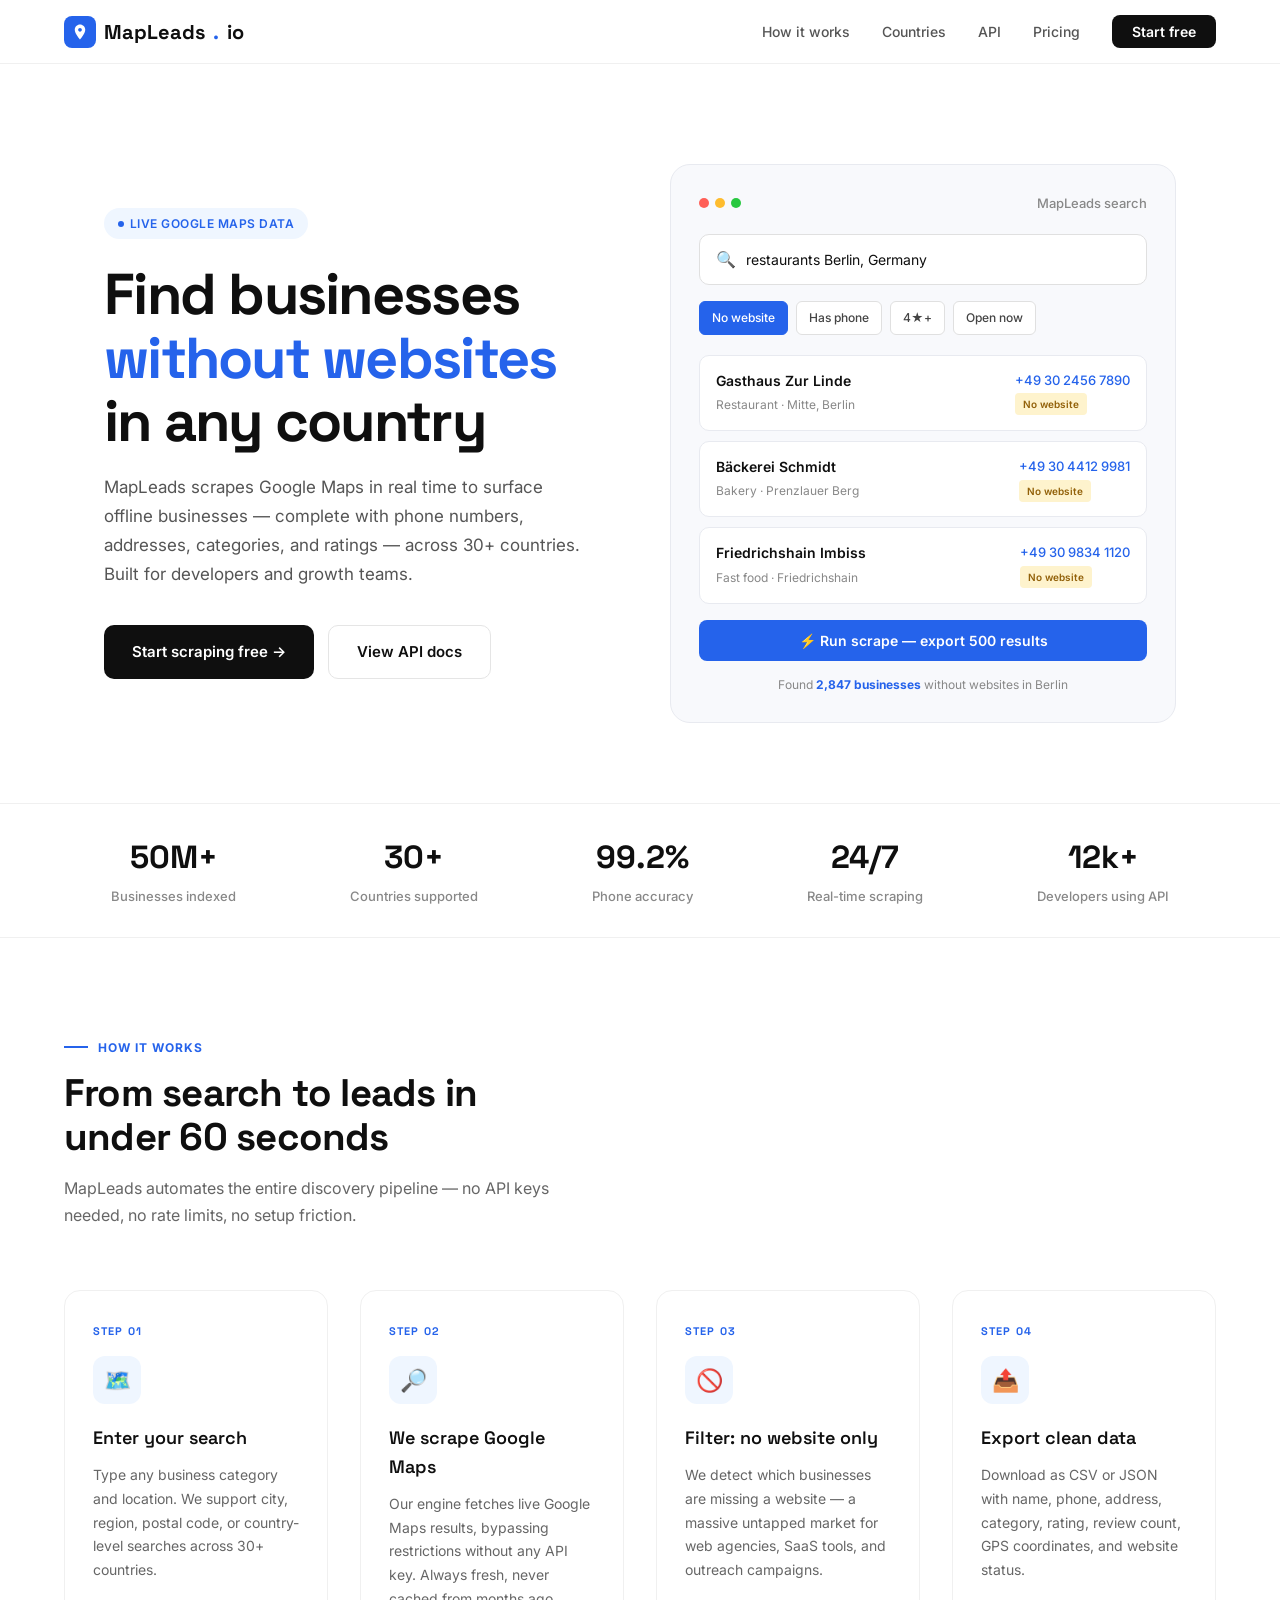
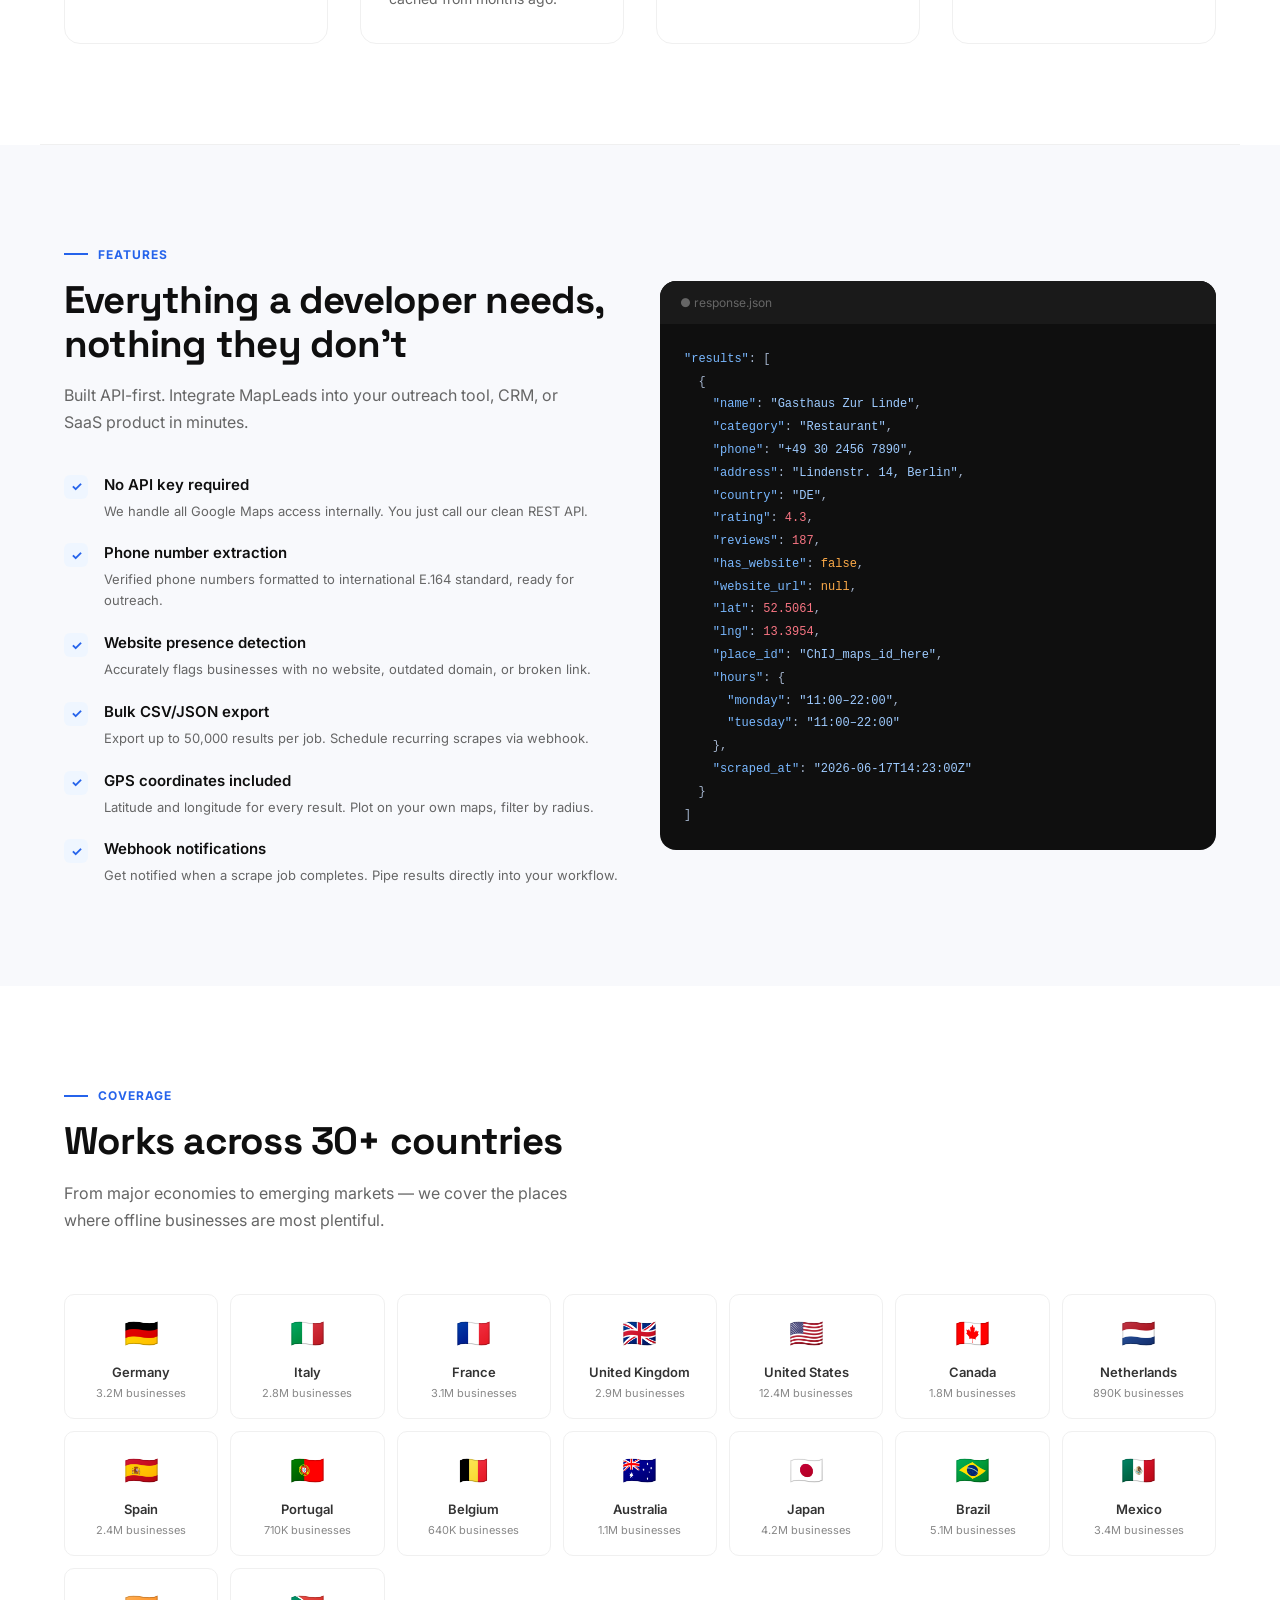
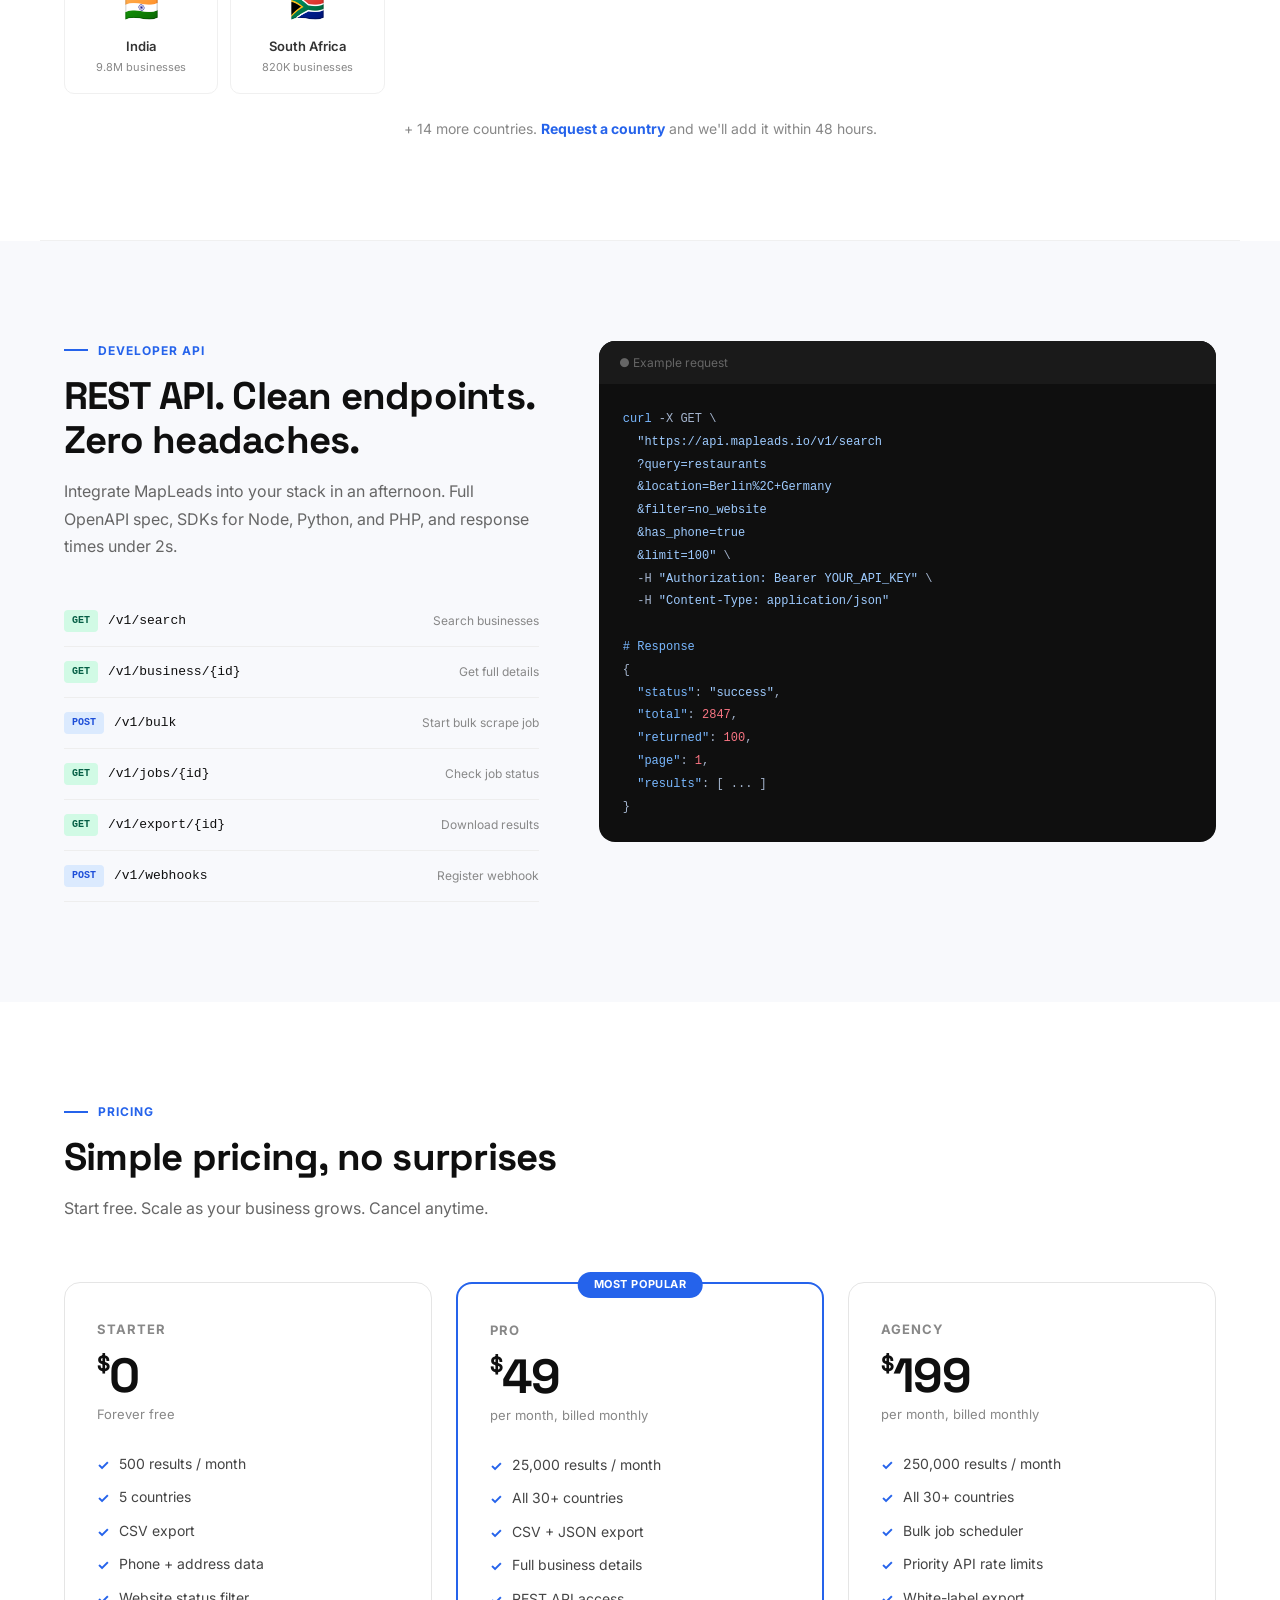
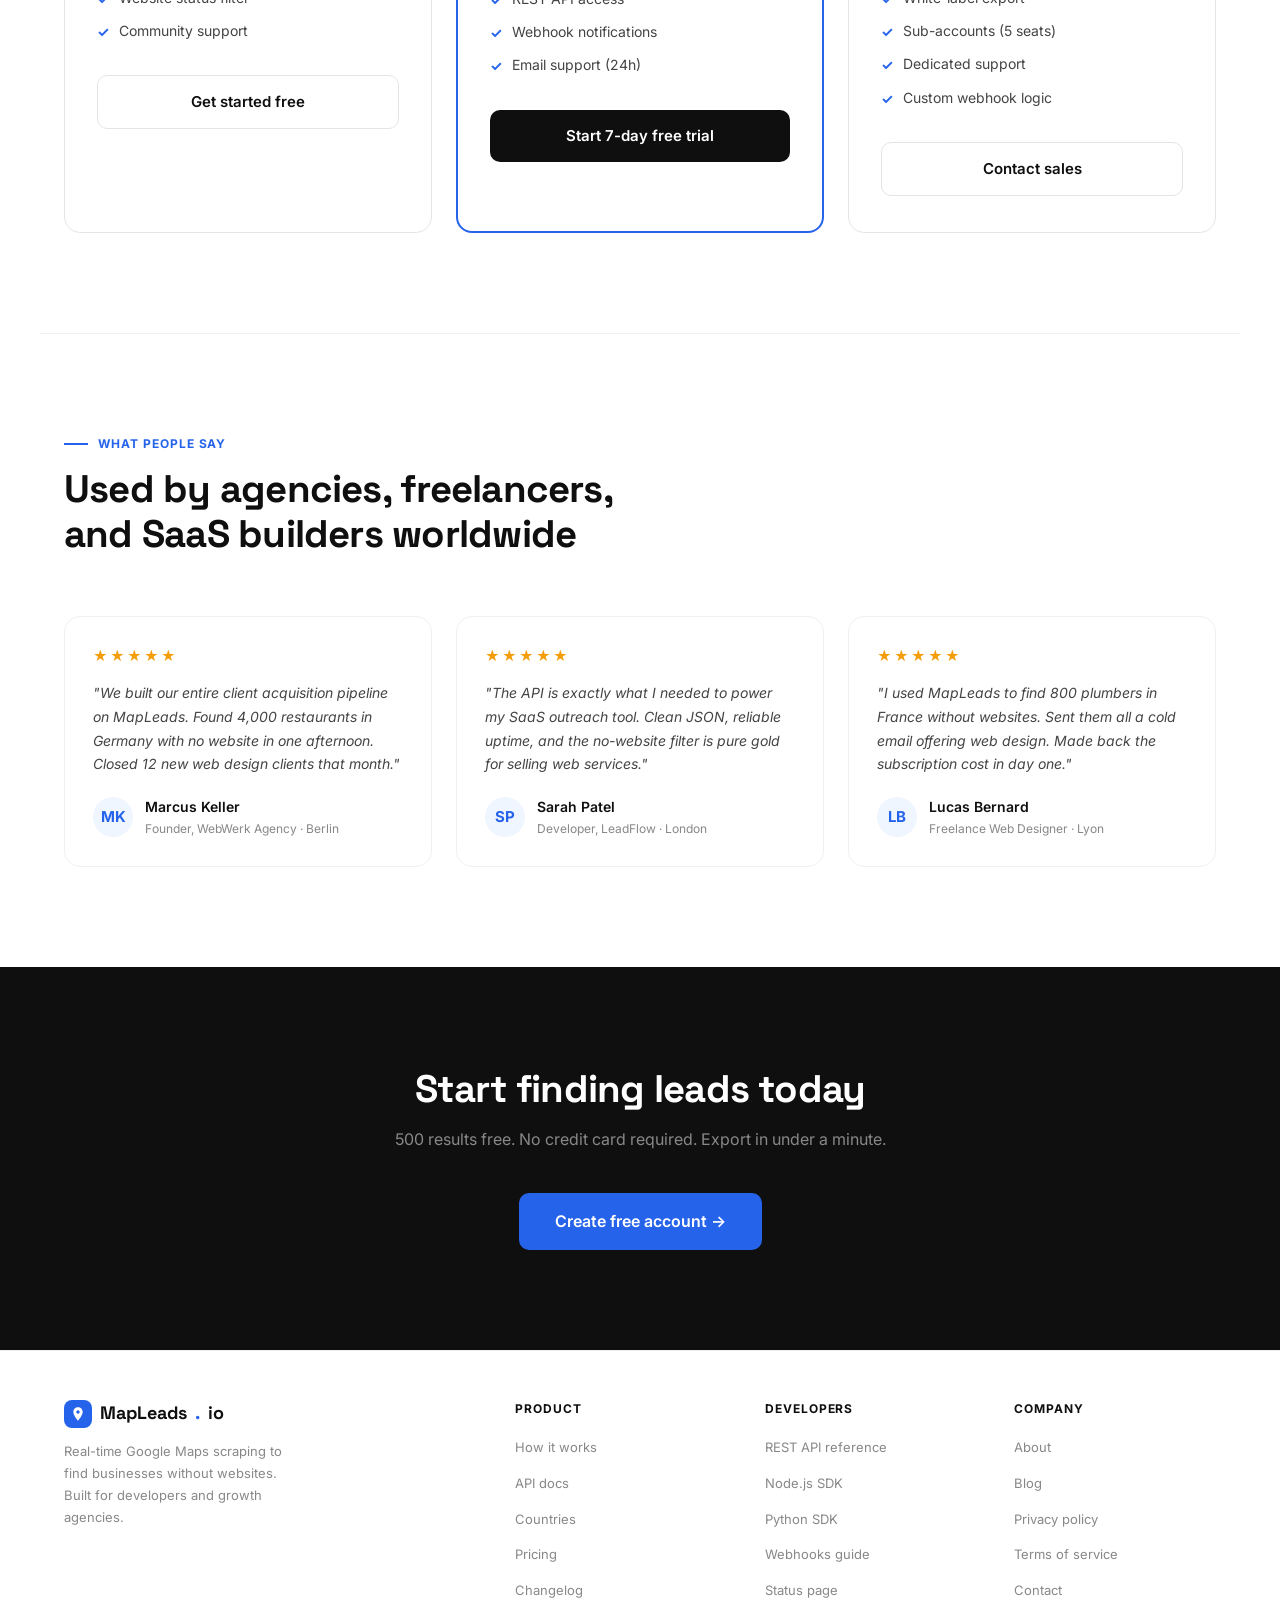
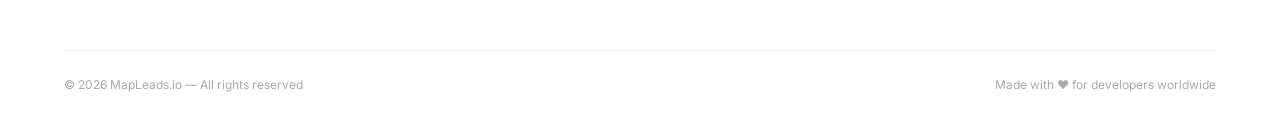
<file: Index.html>
<!DOCTYPE html>
<html lang="en">
<head>
<meta charset="UTF-8" />
<meta name="viewport" content="width=device-width, initial-scale=1.0" />
<title>MapLeads — Find Businesses Without Websites</title>
<link rel="preconnect" href="https://fonts.googleapis.com" />
<link rel="preconnect" href="https://fonts.gstatic.com" crossorigin />
<link href="https://fonts.googleapis.com/css2?family=Inter:wght@300;400;500;600;700;800&family=Space+Grotesk:wght@400;500;600;700&display=swap" rel="stylesheet" />
<style>
  *, *::before, *::after { box-sizing: border-box; margin: 0; padding: 0; }
  html { scroll-behavior: smooth; }
  body {
    font-family: 'Inter', sans-serif;
    background: #ffffff;
    color: #0f0f0f;
    line-height: 1.6;
    -webkit-font-smoothing: antialiased;
  }

  /* NAV */
  nav {
    position: sticky;
    top: 0;
    z-index: 100;
    background: rgba(255,255,255,0.95);
    backdrop-filter: blur(12px);
    border-bottom: 1px solid #f0f0f0;
    padding: 0 5vw;
    display: flex;
    align-items: center;
    justify-content: space-between;
    height: 64px;
  }
  .logo {
    display: flex;
    align-items: center;
    gap: 8px;
    font-family: 'Space Grotesk', sans-serif;
    font-size: 20px;
    font-weight: 700;
    color: #0f0f0f;
    text-decoration: none;
  }
  .logo-dot { color: #2563eb; }
  .logo-icon {
    width: 32px; height: 32px;
    background: #2563eb;
    border-radius: 8px;
    display: flex; align-items: center; justify-content: center;
  }
  .logo-icon svg { width: 18px; height: 18px; fill: #fff; }
  .nav-links {
    display: flex;
    align-items: center;
    gap: 32px;
    list-style: none;
  }
  .nav-links a {
    text-decoration: none;
    color: #555;
    font-size: 14px;
    font-weight: 500;
    transition: color .2s;
  }
  .nav-links a:hover { color: #0f0f0f; }
  .nav-cta {
    background: #0f0f0f;
    color: #fff !important;
    padding: 8px 20px;
    border-radius: 8px;
    font-size: 14px !important;
    font-weight: 600 !important;
    transition: background .2s !important;
  }
  .nav-cta:hover { background: #2563eb !important; color: #fff !important; }

  /* HERO */
  .hero {
    padding: 100px 5vw 80px;
    max-width: 1200px;
    margin: 0 auto;
    display: grid;
    grid-template-columns: 1fr 1fr;
    gap: 60px;
    align-items: center;
  }
  .hero-badge {
    display: inline-flex;
    align-items: center;
    gap: 6px;
    background: #eff6ff;
    color: #2563eb;
    font-size: 12px;
    font-weight: 600;
    padding: 6px 14px;
    border-radius: 100px;
    margin-bottom: 24px;
    letter-spacing: 0.04em;
    text-transform: uppercase;
  }
  .hero-badge span { width: 6px; height: 6px; background: #2563eb; border-radius: 50%; display: inline-block; }
  h1 {
    font-family: 'Space Grotesk', sans-serif;
    font-size: clamp(36px, 4.5vw, 58px);
    font-weight: 700;
    line-height: 1.1;
    letter-spacing: -0.03em;
    color: #0f0f0f;
    margin-bottom: 20px;
  }
  h1 em {
    font-style: normal;
    color: #2563eb;
  }
  .hero-sub {
    font-size: 17px;
    color: #555;
    line-height: 1.7;
    margin-bottom: 36px;
    max-width: 480px;
  }
  .hero-actions { display: flex; gap: 14px; flex-wrap: wrap; }
  .btn-primary {
    background: #0f0f0f;
    color: #fff;
    padding: 14px 28px;
    border-radius: 10px;
    font-size: 15px;
    font-weight: 600;
    text-decoration: none;
    display: inline-flex;
    align-items: center;
    gap: 8px;
    transition: background .2s, transform .15s;
    border: none;
    cursor: pointer;
  }
  .btn-primary:hover { background: #2563eb; transform: translateY(-1px); }
  .btn-secondary {
    background: #fff;
    color: #0f0f0f;
    padding: 14px 28px;
    border-radius: 10px;
    font-size: 15px;
    font-weight: 600;
    text-decoration: none;
    display: inline-flex;
    align-items: center;
    gap: 8px;
    border: 1.5px solid #e5e5e5;
    transition: border-color .2s, transform .15s;
    cursor: pointer;
  }
  .btn-secondary:hover { border-color: #2563eb; color: #2563eb; transform: translateY(-1px); }

  /* HERO SEARCH DEMO */
  .hero-demo {
    background: #f8f9fc;
    border: 1px solid #e8eaf0;
    border-radius: 20px;
    padding: 28px;
    position: relative;
  }
  .demo-header {
    display: flex;
    align-items: center;
    gap: 10px;
    margin-bottom: 20px;
  }
  .demo-dots { display: flex; gap: 6px; }
  .demo-dots span { width: 10px; height: 10px; border-radius: 50%; }
  .demo-dots span:nth-child(1) { background: #ff5f57; }
  .demo-dots span:nth-child(2) { background: #febc2e; }
  .demo-dots span:nth-child(3) { background: #28c840; }
  .demo-title { font-size: 13px; color: #888; margin-left: auto; font-weight: 500; }
  .search-box {
    background: #fff;
    border: 1.5px solid #e0e0e0;
    border-radius: 10px;
    padding: 12px 16px;
    display: flex;
    align-items: center;
    gap: 10px;
    margin-bottom: 16px;
  }
  .search-box input {
    border: none;
    outline: none;
    font-size: 14px;
    color: #0f0f0f;
    flex: 1;
    background: transparent;
    font-family: 'Inter', sans-serif;
  }
  .search-icon { color: #aaa; font-size: 16px; }
  .filters-row {
    display: flex;
    gap: 8px;
    margin-bottom: 20px;
    flex-wrap: wrap;
  }
  .filter-chip {
    background: #fff;
    border: 1px solid #e0e0e0;
    border-radius: 6px;
    padding: 6px 12px;
    font-size: 12px;
    font-weight: 500;
    color: #444;
    cursor: pointer;
    transition: all .15s;
  }
  .filter-chip.active { background: #2563eb; color: #fff; border-color: #2563eb; }
  .result-cards { display: flex; flex-direction: column; gap: 10px; }
  .result-card {
    background: #fff;
    border: 1px solid #e8eaf0;
    border-radius: 10px;
    padding: 14px 16px;
    display: grid;
    grid-template-columns: 1fr auto;
    gap: 8px;
    transition: border-color .2s, box-shadow .2s;
    cursor: pointer;
  }
  .result-card:hover { border-color: #2563eb; box-shadow: 0 4px 20px rgba(37,99,235,0.08); }
  .result-card .biz-name { font-size: 14px; font-weight: 600; color: #0f0f0f; margin-bottom: 3px; }
  .result-card .biz-cat { font-size: 12px; color: #888; }
  .result-card .biz-phone { font-size: 13px; color: #2563eb; font-weight: 500; text-align: right; }
  .result-card .no-site {
    display: inline-block;
    background: #fef3cd;
    color: #92610a;
    font-size: 10px;
    font-weight: 600;
    padding: 3px 8px;
    border-radius: 4px;
    text-align: right;
    white-space: nowrap;
  }
  .demo-run-btn {
    width: 100%;
    background: #2563eb;
    color: #fff;
    border: none;
    border-radius: 8px;
    padding: 12px;
    font-size: 14px;
    font-weight: 600;
    cursor: pointer;
    margin-top: 16px;
    display: flex;
    align-items: center;
    justify-content: center;
    gap: 8px;
    font-family: 'Inter', sans-serif;
    transition: background .2s;
  }
  .demo-run-btn:hover { background: #1d4ed8; }
  .demo-stat {
    margin-top: 14px;
    font-size: 12px;
    color: #888;
    text-align: center;
  }
  .demo-stat strong { color: #2563eb; }

  /* STATS */
  .stats-bar {
    border-top: 1px solid #f0f0f0;
    border-bottom: 1px solid #f0f0f0;
    padding: 28px 5vw;
  }
  .stats-inner {
    max-width: 1200px;
    margin: 0 auto;
    display: flex;
    justify-content: space-around;
    gap: 20px;
    flex-wrap: wrap;
  }
  .stat-item { text-align: center; }
  .stat-num {
    font-family: 'Space Grotesk', sans-serif;
    font-size: 32px;
    font-weight: 700;
    color: #0f0f0f;
    display: block;
  }
  .stat-label { font-size: 13px; color: #888; font-weight: 500; }

  /* HOW IT WORKS */
  section { padding: 100px 5vw; }
  .section-inner { max-width: 1200px; margin: 0 auto; }
  .section-eyebrow {
    display: flex;
    align-items: center;
    gap: 10px;
    margin-bottom: 14px;
  }
  .eyebrow-line { width: 24px; height: 2px; background: #2563eb; }
  .eyebrow-text { font-size: 12px; font-weight: 700; color: #2563eb; letter-spacing: 0.08em; text-transform: uppercase; }
  h2 {
    font-family: 'Space Grotesk', sans-serif;
    font-size: clamp(28px, 3vw, 42px);
    font-weight: 700;
    letter-spacing: -0.02em;
    color: #0f0f0f;
    margin-bottom: 16px;
    line-height: 1.15;
  }
  .section-sub {
    font-size: 16px;
    color: #666;
    max-width: 520px;
    line-height: 1.7;
    margin-bottom: 60px;
  }
  .steps-grid {
    display: grid;
    grid-template-columns: repeat(auto-fit, minmax(220px, 1fr));
    gap: 32px;
  }
  .step-card {
    padding: 32px 28px;
    border: 1px solid #f0f0f0;
    border-radius: 16px;
    position: relative;
    background: #fff;
    transition: border-color .2s, transform .2s;
  }
  .step-card:hover { border-color: #2563eb; transform: translateY(-4px); }
  .step-num {
    font-family: 'Space Grotesk', sans-serif;
    font-size: 11px;
    font-weight: 700;
    color: #2563eb;
    letter-spacing: 0.1em;
    margin-bottom: 16px;
    display: block;
  }
  .step-icon {
    width: 48px; height: 48px;
    background: #eff6ff;
    border-radius: 12px;
    display: flex; align-items: center; justify-content: center;
    margin-bottom: 20px;
    font-size: 22px;
  }
  .step-card h3 {
    font-family: 'Space Grotesk', sans-serif;
    font-size: 18px;
    font-weight: 600;
    margin-bottom: 10px;
    color: #0f0f0f;
  }
  .step-card p { font-size: 14px; color: #666; line-height: 1.7; }

  /* FEATURES */
  .features-section { background: #f8f9fc; }
  .features-grid {
    display: grid;
    grid-template-columns: 1fr 1fr;
    gap: 40px;
    align-items: center;
  }
  .feature-list { list-style: none; display: flex; flex-direction: column; gap: 20px; }
  .feature-item { display: flex; gap: 16px; align-items: flex-start; }
  .feature-check {
    width: 24px; height: 24px;
    background: #eff6ff;
    border-radius: 6px;
    display: flex; align-items: center; justify-content: center;
    flex-shrink: 0;
    margin-top: 2px;
    font-size: 13px;
    color: #2563eb;
    font-weight: 700;
  }
  .feature-item h4 { font-size: 15px; font-weight: 600; margin-bottom: 4px; }
  .feature-item p { font-size: 13px; color: #666; line-height: 1.6; }

  /* DATA PREVIEW */
  .data-preview {
    background: #0f0f0f;
    border-radius: 16px;
    overflow: hidden;
    font-family: 'Inter', monospace;
  }
  .data-preview-header {
    background: #1a1a1a;
    padding: 12px 20px;
    display: flex;
    align-items: center;
    gap: 8px;
  }
  .data-preview-header span { font-size: 12px; color: #666; }
  .data-preview pre {
    padding: 24px;
    font-size: 12px;
    line-height: 1.9;
    color: #a3b3cc;
    overflow-x: auto;
  }
  .json-key { color: #79b8ff; }
  .json-str { color: #9ecbff; }
  .json-num { color: #f97583; }
  .json-bool { color: #fdab49; }

  /* COUNTRIES */
  .countries-section {}
  .countries-grid {
    display: grid;
    grid-template-columns: repeat(auto-fill, minmax(140px, 1fr));
    gap: 12px;
    margin-top: 40px;
  }
  .country-card {
    background: #fff;
    border: 1px solid #f0f0f0;
    border-radius: 10px;
    padding: 16px;
    text-align: center;
    transition: border-color .2s, transform .2s;
    cursor: default;
  }
  .country-card:hover { border-color: #2563eb; transform: translateY(-2px); }
  .country-flag { font-size: 28px; display: block; margin-bottom: 6px; }
  .country-name { font-size: 13px; font-weight: 600; color: #333; }
  .country-count { font-size: 11px; color: #888; margin-top: 2px; }
  .more-countries {
    text-align: center;
    margin-top: 24px;
    font-size: 14px;
    color: #888;
  }
  .more-countries strong { color: #2563eb; }

  /* API DOCS PREVIEW */
  .api-section { background: #f8f9fc; }
  .api-grid {
    display: grid;
    grid-template-columns: 1fr 1.3fr;
    gap: 60px;
    align-items: start;
  }
  .endpoint-list { list-style: none; }
  .endpoint-item {
    display: flex;
    align-items: center;
    gap: 10px;
    padding: 14px 0;
    border-bottom: 1px solid #eee;
  }
  .method-badge {
    font-size: 10px;
    font-weight: 700;
    padding: 3px 8px;
    border-radius: 4px;
    font-family: monospace;
    flex-shrink: 0;
  }
  .method-get { background: #d1fae5; color: #065f46; }
  .method-post { background: #dbeafe; color: #1d4ed8; }
  .endpoint-path { font-size: 13px; font-family: monospace; color: #0f0f0f; }
  .endpoint-desc { font-size: 12px; color: #888; margin-left: auto; }

  /* PRICING */
  .pricing-grid {
    display: grid;
    grid-template-columns: repeat(auto-fit, minmax(260px, 1fr));
    gap: 24px;
    margin-top: 60px;
  }
  .price-card {
    border: 1px solid #e5e5e5;
    border-radius: 16px;
    padding: 36px 32px;
    background: #fff;
    transition: border-color .2s;
  }
  .price-card.featured {
    border: 2px solid #2563eb;
    position: relative;
  }
  .featured-badge {
    position: absolute;
    top: -12px;
    left: 50%;
    transform: translateX(-50%);
    background: #2563eb;
    color: #fff;
    font-size: 11px;
    font-weight: 700;
    padding: 4px 16px;
    border-radius: 100px;
    letter-spacing: 0.05em;
    white-space: nowrap;
  }
  .plan-name { font-size: 13px; font-weight: 700; color: #888; letter-spacing: 0.08em; text-transform: uppercase; margin-bottom: 12px; }
  .plan-price {
    font-family: 'Space Grotesk', sans-serif;
    font-size: 48px;
    font-weight: 700;
    color: #0f0f0f;
    letter-spacing: -0.03em;
    line-height: 1;
    margin-bottom: 4px;
  }
  .plan-price sup { font-size: 22px; vertical-align: top; margin-top: 8px; }
  .plan-period { font-size: 13px; color: #888; margin-bottom: 28px; }
  .plan-features { list-style: none; margin-bottom: 32px; display: flex; flex-direction: column; gap: 10px; }
  .plan-features li { display: flex; align-items: flex-start; gap: 10px; font-size: 14px; color: #444; }
  .plan-features li::before { content: '✓'; color: #2563eb; font-weight: 700; flex-shrink: 0; margin-top: 1px; }

  /* TESTIMONIALS */
  .testimonials-grid {
    display: grid;
    grid-template-columns: repeat(auto-fit, minmax(300px, 1fr));
    gap: 24px;
    margin-top: 60px;
  }
  .testimonial-card {
    background: #fff;
    border: 1px solid #f0f0f0;
    border-radius: 16px;
    padding: 28px;
    transition: border-color .2s;
  }
  .testimonial-card:hover { border-color: #2563eb; }
  .stars { color: #f59e0b; font-size: 14px; margin-bottom: 14px; letter-spacing: 2px; }
  .testimonial-text { font-size: 14px; color: #444; line-height: 1.7; margin-bottom: 20px; font-style: italic; }
  .reviewer { display: flex; align-items: center; gap: 12px; }
  .reviewer-avatar {
    width: 40px; height: 40px;
    border-radius: 50%;
    background: #eff6ff;
    display: flex; align-items: center; justify-content: center;
    font-size: 15px;
    font-weight: 700;
    color: #2563eb;
    flex-shrink: 0;
  }
  .reviewer-name { font-size: 14px; font-weight: 600; }
  .reviewer-role { font-size: 12px; color: #888; }

  /* CTA */
  .cta-section {
    background: #0f0f0f;
    padding: 100px 5vw;
    text-align: center;
  }
  .cta-section h2 { color: #fff; margin-bottom: 16px; }
  .cta-section p { color: #888; font-size: 16px; margin-bottom: 40px; max-width: 500px; margin-left: auto; margin-right: auto; }
  .cta-section .btn-primary { background: #2563eb; font-size: 16px; padding: 16px 36px; }
  .cta-section .btn-primary:hover { background: #1d4ed8; }

  /* FOOTER */
  footer {
    border-top: 1px solid #f0f0f0;
    padding: 48px 5vw 32px;
  }
  .footer-inner {
    max-width: 1200px;
    margin: 0 auto;
  }
  .footer-top {
    display: grid;
    grid-template-columns: 2fr 1fr 1fr 1fr;
    gap: 48px;
    margin-bottom: 48px;
  }
  .footer-brand p { font-size: 13px; color: #888; margin-top: 12px; max-width: 240px; line-height: 1.7; }
  .footer-col h5 { font-size: 12px; font-weight: 700; color: #0f0f0f; letter-spacing: 0.08em; text-transform: uppercase; margin-bottom: 16px; }
  .footer-col ul { list-style: none; display: flex; flex-direction: column; gap: 10px; }
  .footer-col ul li a { font-size: 13px; color: #888; text-decoration: none; transition: color .2s; }
  .footer-col ul li a:hover { color: #2563eb; }
  .footer-bottom {
    border-top: 1px solid #f0f0f0;
    padding-top: 24px;
    display: flex;
    justify-content: space-between;
    align-items: center;
    font-size: 12px;
    color: #aaa;
    flex-wrap: wrap;
    gap: 12px;
  }

  /* MISC */
  .tag {
    display: inline-block;
    background: #f0f4ff;
    color: #2563eb;
    font-size: 11px;
    font-weight: 600;
    padding: 3px 10px;
    border-radius: 4px;
  }
  .divider {
    height: 1px;
    background: #f0f0f0;
    max-width: 1200px;
    margin: 0 auto;
  }

  @media (max-width: 768px) {
    .hero { grid-template-columns: 1fr; gap: 40px; padding: 60px 5vw; }
    .features-grid { grid-template-columns: 1fr; }
    .api-grid { grid-template-columns: 1fr; }
    .footer-top { grid-template-columns: 1fr 1fr; }
    .nav-links { display: none; }
    .stats-inner { justify-content: center; }
    .footer-top { grid-template-columns: 1fr; }
  }
</style>
</head>
<body>

<!-- NAV -->
<nav>
  <a href="#" class="logo">
    <div class="logo-icon">
      <svg viewBox="0 0 24 24" xmlns="http://www.w3.org/2000/svg"><path d="M12 2C8.13 2 5 5.13 5 9c0 5.25 7 13 7 13s7-7.75 7-13c0-3.87-3.13-7-7-7zm0 9.5c-1.38 0-2.5-1.12-2.5-2.5s1.12-2.5 2.5-2.5 2.5 1.12 2.5 2.5-1.12 2.5-2.5 2.5z"/></svg>
    </div>
    MapLeads<span class="logo-dot">.</span>io
  </a>
  <ul class="nav-links">
    <li><a href="#how-it-works">How it works</a></li>
    <li><a href="#countries">Countries</a></li>
    <li><a href="#api">API</a></li>
    <li><a href="#pricing">Pricing</a></li>
    <li><a href="#pricing" class="nav-cta">Start free</a></li>
  </ul>
</nav>

<!-- HERO -->
<section style="padding: 0;">
  <div class="hero">
    <div>
      <div class="hero-badge"><span></span> Live Google Maps data</div>
      <h1>Find businesses <em>without websites</em> in any country</h1>
      <p class="hero-sub">MapLeads scrapes Google Maps in real time to surface offline businesses — complete with phone numbers, addresses, categories, and ratings — across 30+ countries. Built for developers and growth teams.</p>
      <div class="hero-actions">
        <a href="#pricing" class="btn-primary">Start scraping free →</a>
        <a href="#api" class="btn-secondary">View API docs</a>
      </div>
    </div>
    <div class="hero-demo">
      <div class="demo-header">
        <div class="demo-dots"><span></span><span></span><span></span></div>
        <span class="demo-title">MapLeads search</span>
      </div>
      <div class="search-box">
        <span class="search-icon">🔍</span>
        <input type="text" value="restaurants Berlin, Germany" readonly />
      </div>
      <div class="filters-row">
        <div class="filter-chip active">No website</div>
        <div class="filter-chip">Has phone</div>
        <div class="filter-chip">4★+</div>
        <div class="filter-chip">Open now</div>
      </div>
      <div class="result-cards">
        <div class="result-card">
          <div>
            <div class="biz-name">Gasthaus Zur Linde</div>
            <div class="biz-cat">Restaurant · Mitte, Berlin</div>
          </div>
          <div>
            <div class="biz-phone">+49 30 2456 7890</div>
            <div class="no-site">No website</div>
          </div>
        </div>
        <div class="result-card">
          <div>
            <div class="biz-name">Bäckerei Schmidt</div>
            <div class="biz-cat">Bakery · Prenzlauer Berg</div>
          </div>
          <div>
            <div class="biz-phone">+49 30 4412 9981</div>
            <div class="no-site">No website</div>
          </div>
        </div>
        <div class="result-card">
          <div>
            <div class="biz-name">Friedrichshain Imbiss</div>
            <div class="biz-cat">Fast food · Friedrichshain</div>
          </div>
          <div>
            <div class="biz-phone">+49 30 9834 1120</div>
            <div class="no-site">No website</div>
          </div>
        </div>
      </div>
      <button class="demo-run-btn">⚡ Run scrape — export 500 results</button>
      <p class="demo-stat">Found <strong>2,847 businesses</strong> without websites in Berlin</p>
    </div>
  </div>
</section>

<!-- STATS -->
<div class="stats-bar">
  <div class="stats-inner">
    <div class="stat-item"><span class="stat-num">50M+</span><span class="stat-label">Businesses indexed</span></div>
    <div class="stat-item"><span class="stat-num">30+</span><span class="stat-label">Countries supported</span></div>
    <div class="stat-item"><span class="stat-num">99.2%</span><span class="stat-label">Phone accuracy</span></div>
    <div class="stat-item"><span class="stat-num">24/7</span><span class="stat-label">Real-time scraping</span></div>
    <div class="stat-item"><span class="stat-num">12k+</span><span class="stat-label">Developers using API</span></div>
  </div>
</div>

<!-- HOW IT WORKS -->
<section id="how-it-works">
  <div class="section-inner">
    <div class="section-eyebrow"><div class="eyebrow-line"></div><span class="eyebrow-text">How it works</span></div>
    <h2>From search to leads in<br>under 60 seconds</h2>
    <p class="section-sub">MapLeads automates the entire discovery pipeline — no API keys needed, no rate limits, no setup friction.</p>
    <div class="steps-grid">
      <div class="step-card">
        <span class="step-num">STEP 01</span>
        <div class="step-icon">🗺️</div>
        <h3>Enter your search</h3>
        <p>Type any business category and location. We support city, region, postal code, or country-level searches across 30+ countries.</p>
      </div>
      <div class="step-card">
        <span class="step-num">STEP 02</span>
        <div class="step-icon">🔎</div>
        <h3>We scrape Google Maps</h3>
        <p>Our engine fetches live Google Maps results, bypassing restrictions without any API key. Always fresh, never cached from months ago.</p>
      </div>
      <div class="step-card">
        <span class="step-num">STEP 03</span>
        <div class="step-icon">🚫</div>
        <h3>Filter: no website only</h3>
        <p>We detect which businesses are missing a website — a massive untapped market for web agencies, SaaS tools, and outreach campaigns.</p>
      </div>
      <div class="step-card">
        <span class="step-num">STEP 04</span>
        <div class="step-icon">📤</div>
        <h3>Export clean data</h3>
        <p>Download as CSV or JSON with name, phone, address, category, rating, review count, GPS coordinates, and website status.</p>
      </div>
    </div>
  </div>
</section>

<div class="divider"></div>

<!-- FEATURES -->
<section id="features" class="features-section">
  <div class="section-inner">
    <div class="features-grid">
      <div>
        <div class="section-eyebrow"><div class="eyebrow-line"></div><span class="eyebrow-text">Features</span></div>
        <h2>Everything a developer needs, nothing they don't</h2>
        <p class="section-sub" style="margin-bottom: 36px;">Built API-first. Integrate MapLeads into your outreach tool, CRM, or SaaS product in minutes.</p>
        <ul class="feature-list">
          <li class="feature-item">
            <div class="feature-check">✓</div>
            <div>
              <h4>No API key required</h4>
              <p>We handle all Google Maps access internally. You just call our clean REST API.</p>
            </div>
          </li>
          <li class="feature-item">
            <div class="feature-check">✓</div>
            <div>
              <h4>Phone number extraction</h4>
              <p>Verified phone numbers formatted to international E.164 standard, ready for outreach.</p>
            </div>
          </li>
          <li class="feature-item">
            <div class="feature-check">✓</div>
            <div>
              <h4>Website presence detection</h4>
              <p>Accurately flags businesses with no website, outdated domain, or broken link.</p>
            </div>
          </li>
          <li class="feature-item">
            <div class="feature-check">✓</div>
            <div>
              <h4>Bulk CSV/JSON export</h4>
              <p>Export up to 50,000 results per job. Schedule recurring scrapes via webhook.</p>
            </div>
          </li>
          <li class="feature-item">
            <div class="feature-check">✓</div>
            <div>
              <h4>GPS coordinates included</h4>
              <p>Latitude and longitude for every result. Plot on your own maps, filter by radius.</p>
            </div>
          </li>
          <li class="feature-item">
            <div class="feature-check">✓</div>
            <div>
              <h4>Webhook notifications</h4>
              <p>Get notified when a scrape job completes. Pipe results directly into your workflow.</p>
            </div>
          </li>
        </ul>
      </div>
      <div>
        <div class="data-preview">
          <div class="data-preview-header">
            <span>● response.json</span>
          </div>
          <pre>
<span class="json-key">"results"</span>: [
  {
    <span class="json-key">"name"</span>: <span class="json-str">"Gasthaus Zur Linde"</span>,
    <span class="json-key">"category"</span>: <span class="json-str">"Restaurant"</span>,
    <span class="json-key">"phone"</span>: <span class="json-str">"+49 30 2456 7890"</span>,
    <span class="json-key">"address"</span>: <span class="json-str">"Lindenstr. 14, Berlin"</span>,
    <span class="json-key">"country"</span>: <span class="json-str">"DE"</span>,
    <span class="json-key">"rating"</span>: <span class="json-num">4.3</span>,
    <span class="json-key">"reviews"</span>: <span class="json-num">187</span>,
    <span class="json-key">"has_website"</span>: <span class="json-bool">false</span>,
    <span class="json-key">"website_url"</span>: <span class="json-bool">null</span>,
    <span class="json-key">"lat"</span>: <span class="json-num">52.5061</span>,
    <span class="json-key">"lng"</span>: <span class="json-num">13.3954</span>,
    <span class="json-key">"place_id"</span>: <span class="json-str">"ChIJ_maps_id_here"</span>,
    <span class="json-key">"hours"</span>: {
      <span class="json-key">"monday"</span>: <span class="json-str">"11:00–22:00"</span>,
      <span class="json-key">"tuesday"</span>: <span class="json-str">"11:00–22:00"</span>
    },
    <span class="json-key">"scraped_at"</span>: <span class="json-str">"2026-06-17T14:23:00Z"</span>
  }
]</pre>
        </div>
      </div>
    </div>
  </div>
</section>

<!-- COUNTRIES -->
<section id="countries">
  <div class="section-inner">
    <div class="section-eyebrow"><div class="eyebrow-line"></div><span class="eyebrow-text">Coverage</span></div>
    <h2>Works across 30+ countries</h2>
    <p class="section-sub">From major economies to emerging markets — we cover the places where offline businesses are most plentiful.</p>
    <div class="countries-grid">
      <div class="country-card"><span class="country-flag">🇩🇪</span><div class="country-name">Germany</div><div class="country-count">3.2M businesses</div></div>
      <div class="country-card"><span class="country-flag">🇮🇹</span><div class="country-name">Italy</div><div class="country-count">2.8M businesses</div></div>
      <div class="country-card"><span class="country-flag">🇫🇷</span><div class="country-name">France</div><div class="country-count">3.1M businesses</div></div>
      <div class="country-card"><span class="country-flag">🇬🇧</span><div class="country-name">United Kingdom</div><div class="country-count">2.9M businesses</div></div>
      <div class="country-card"><span class="country-flag">🇺🇸</span><div class="country-name">United States</div><div class="country-count">12.4M businesses</div></div>
      <div class="country-card"><span class="country-flag">🇨🇦</span><div class="country-name">Canada</div><div class="country-count">1.8M businesses</div></div>
      <div class="country-card"><span class="country-flag">🇳🇱</span><div class="country-name">Netherlands</div><div class="country-count">890K businesses</div></div>
      <div class="country-card"><span class="country-flag">🇪🇸</span><div class="country-name">Spain</div><div class="country-count">2.4M businesses</div></div>
      <div class="country-card"><span class="country-flag">🇵🇹</span><div class="country-name">Portugal</div><div class="country-count">710K businesses</div></div>
      <div class="country-card"><span class="country-flag">🇧🇪</span><div class="country-name">Belgium</div><div class="country-count">640K businesses</div></div>
      <div class="country-card"><span class="country-flag">🇦🇺</span><div class="country-name">Australia</div><div class="country-count">1.1M businesses</div></div>
      <div class="country-card"><span class="country-flag">🇯🇵</span><div class="country-name">Japan</div><div class="country-count">4.2M businesses</div></div>
      <div class="country-card"><span class="country-flag">🇧🇷</span><div class="country-name">Brazil</div><div class="country-count">5.1M businesses</div></div>
      <div class="country-card"><span class="country-flag">🇲🇽</span><div class="country-name">Mexico</div><div class="country-count">3.4M businesses</div></div>
      <div class="country-card"><span class="country-flag">🇮🇳</span><div class="country-name">India</div><div class="country-count">9.8M businesses</div></div>
      <div class="country-card"><span class="country-flag">🇿🇦</span><div class="country-name">South Africa</div><div class="country-count">820K businesses</div></div>
    </div>
    <p class="more-countries">+ 14 more countries. <strong>Request a country</strong> and we'll add it within 48 hours.</p>
  </div>
</section>

<div class="divider"></div>

<!-- API DOCS -->
<section id="api" class="api-section">
  <div class="section-inner">
    <div class="api-grid">
      <div>
        <div class="section-eyebrow"><div class="eyebrow-line"></div><span class="eyebrow-text">Developer API</span></div>
        <h2>REST API. Clean endpoints. Zero headaches.</h2>
        <p class="section-sub" style="margin-bottom: 36px;">Integrate MapLeads into your stack in an afternoon. Full OpenAPI spec, SDKs for Node, Python, and PHP, and response times under 2s.</p>
        <ul class="endpoint-list">
          <li class="endpoint-item">
            <span class="method-badge method-get">GET</span>
            <span class="endpoint-path">/v1/search</span>
            <span class="endpoint-desc">Search businesses</span>
          </li>
          <li class="endpoint-item">
            <span class="method-badge method-get">GET</span>
            <span class="endpoint-path">/v1/business/{id}</span>
            <span class="endpoint-desc">Get full details</span>
          </li>
          <li class="endpoint-item">
            <span class="method-badge method-post">POST</span>
            <span class="endpoint-path">/v1/bulk</span>
            <span class="endpoint-desc">Start bulk scrape job</span>
          </li>
          <li class="endpoint-item">
            <span class="method-badge method-get">GET</span>
            <span class="endpoint-path">/v1/jobs/{id}</span>
            <span class="endpoint-desc">Check job status</span>
          </li>
          <li class="endpoint-item">
            <span class="method-badge method-get">GET</span>
            <span class="endpoint-path">/v1/export/{id}</span>
            <span class="endpoint-desc">Download results</span>
          </li>
          <li class="endpoint-item">
            <span class="method-badge method-post">POST</span>
            <span class="endpoint-path">/v1/webhooks</span>
            <span class="endpoint-desc">Register webhook</span>
          </li>
        </ul>
      </div>
      <div class="data-preview">
        <div class="data-preview-header">
          <span>● Example request</span>
        </div>
        <pre>
<span class="json-key">curl</span> -X GET \
  <span class="json-str">"https://api.mapleads.io/v1/search</span>
  <span class="json-str">?query=restaurants</span>
  <span class="json-str">&location=Berlin%2C+Germany</span>
  <span class="json-str">&filter=no_website</span>
  <span class="json-str">&has_phone=true</span>
  <span class="json-str">&limit=100"</span> \
  -H <span class="json-str">"Authorization: Bearer YOUR_API_KEY"</span> \
  -H <span class="json-str">"Content-Type: application/json"</span>

<span class="json-key"># Response</span>
{
  <span class="json-key">"status"</span>: <span class="json-str">"success"</span>,
  <span class="json-key">"total"</span>: <span class="json-num">2847</span>,
  <span class="json-key">"returned"</span>: <span class="json-num">100</span>,
  <span class="json-key">"page"</span>: <span class="json-num">1</span>,
  <span class="json-key">"results"</span>: [ ... ]
}</pre>
      </div>
    </div>
  </div>
</section>

<!-- PRICING -->
<section id="pricing">
  <div class="section-inner">
    <div class="section-eyebrow"><div class="eyebrow-line"></div><span class="eyebrow-text">Pricing</span></div>
    <h2>Simple pricing, no surprises</h2>
    <p class="section-sub">Start free. Scale as your business grows. Cancel anytime.</p>
    <div class="pricing-grid">
      <div class="price-card">
        <div class="plan-name">Starter</div>
        <div class="plan-price"><sup>$</sup>0</div>
        <div class="plan-period">Forever free</div>
        <ul class="plan-features">
          <li>500 results / month</li>
          <li>5 countries</li>
          <li>CSV export</li>
          <li>Phone + address data</li>
          <li>Website status filter</li>
          <li>Community support</li>
        </ul>
        <a href="#" class="btn-secondary" style="width: 100%; justify-content: center; display: flex;">Get started free</a>
      </div>
      <div class="price-card featured">
        <div class="featured-badge">MOST POPULAR</div>
        <div class="plan-name">Pro</div>
        <div class="plan-price"><sup>$</sup>49</div>
        <div class="plan-period">per month, billed monthly</div>
        <ul class="plan-features">
          <li>25,000 results / month</li>
          <li>All 30+ countries</li>
          <li>CSV + JSON export</li>
          <li>Full business details</li>
          <li>REST API access</li>
          <li>Webhook notifications</li>
          <li>Email support (24h)</li>
        </ul>
        <a href="#" class="btn-primary" style="width: 100%; justify-content: center; display: flex;">Start 7-day free trial</a>
      </div>
      <div class="price-card">
        <div class="plan-name">Agency</div>
        <div class="plan-price"><sup>$</sup>199</div>
        <div class="plan-period">per month, billed monthly</div>
        <ul class="plan-features">
          <li>250,000 results / month</li>
          <li>All 30+ countries</li>
          <li>Bulk job scheduler</li>
          <li>Priority API rate limits</li>
          <li>White-label export</li>
          <li>Sub-accounts (5 seats)</li>
          <li>Dedicated support</li>
          <li>Custom webhook logic</li>
        </ul>
        <a href="#" class="btn-secondary" style="width: 100%; justify-content: center; display: flex;">Contact sales</a>
      </div>
    </div>
  </div>
</section>

<div class="divider"></div>

<!-- TESTIMONIALS -->
<section>
  <div class="section-inner">
    <div class="section-eyebrow"><div class="eyebrow-line"></div><span class="eyebrow-text">What people say</span></div>
    <h2>Used by agencies, freelancers,<br>and SaaS builders worldwide</h2>
    <div class="testimonials-grid">
      <div class="testimonial-card">
        <div class="stars">★★★★★</div>
        <p class="testimonial-text">"We built our entire client acquisition pipeline on MapLeads. Found 4,000 restaurants in Germany with no website in one afternoon. Closed 12 new web design clients that month."</p>
        <div class="reviewer">
          <div class="reviewer-avatar">MK</div>
          <div>
            <div class="reviewer-name">Marcus Keller</div>
            <div class="reviewer-role">Founder, WebWerk Agency · Berlin</div>
          </div>
        </div>
      </div>
      <div class="testimonial-card">
        <div class="stars">★★★★★</div>
        <p class="testimonial-text">"The API is exactly what I needed to power my SaaS outreach tool. Clean JSON, reliable uptime, and the no-website filter is pure gold for selling web services."</p>
        <div class="reviewer">
          <div class="reviewer-avatar">SP</div>
          <div>
            <div class="reviewer-name">Sarah Patel</div>
            <div class="reviewer-role">Developer, LeadFlow · London</div>
          </div>
        </div>
      </div>
      <div class="testimonial-card">
        <div class="stars">★★★★★</div>
        <p class="testimonial-text">"I used MapLeads to find 800 plumbers in France without websites. Sent them all a cold email offering web design. Made back the subscription cost in day one."</p>
        <div class="reviewer">
          <div class="reviewer-avatar">LB</div>
          <div>
            <div class="reviewer-name">Lucas Bernard</div>
            <div class="reviewer-role">Freelance Web Designer · Lyon</div>
          </div>
        </div>
      </div>
    </div>
  </div>
</section>

<!-- CTA -->
<div class="cta-section">
  <h2>Start finding leads today</h2>
  <p>500 results free. No credit card required. Export in under a minute.</p>
  <a href="#pricing" class="btn-primary" style="margin: 0 auto; display: inline-flex;">Create free account →</a>
</div>

<!-- FOOTER -->
<footer>
  <div class="footer-inner">
    <div class="footer-top">
      <div class="footer-brand">
        <a href="#" class="logo" style="font-size: 18px;">
          <div class="logo-icon" style="width: 28px; height: 28px;">
            <svg viewBox="0 0 24 24" xmlns="http://www.w3.org/2000/svg" style="width:16px;height:16px;"><path d="M12 2C8.13 2 5 5.13 5 9c0 5.25 7 13 7 13s7-7.75 7-13c0-3.87-3.13-7-7-7zm0 9.5c-1.38 0-2.5-1.12-2.5-2.5s1.12-2.5 2.5-2.5 2.5 1.12 2.5 2.5-1.12 2.5-2.5 2.5z"/></svg>
          </div>
          MapLeads<span class="logo-dot">.</span>io
        </a>
        <p>Real-time Google Maps scraping to find businesses without websites. Built for developers and growth agencies.</p>
      </div>
      <div class="footer-col">
        <h5>Product</h5>
        <ul>
          <li><a href="#">How it works</a></li>
          <li><a href="#">API docs</a></li>
          <li><a href="#">Countries</a></li>
          <li><a href="#">Pricing</a></li>
          <li><a href="#">Changelog</a></li>
        </ul>
      </div>
      <div class="footer-col">
        <h5>Developers</h5>
        <ul>
          <li><a href="#">REST API reference</a></li>
          <li><a href="#">Node.js SDK</a></li>
          <li><a href="#">Python SDK</a></li>
          <li><a href="#">Webhooks guide</a></li>
          <li><a href="#">Status page</a></li>
        </ul>
      </div>
      <div class="footer-col">
        <h5>Company</h5>
        <ul>
          <li><a href="#">About</a></li>
          <li><a href="#">Blog</a></li>
          <li><a href="#">Privacy policy</a></li>
          <li><a href="#">Terms of service</a></li>
          <li><a href="#">Contact</a></li>
        </ul>
      </div>
    </div>
    <div class="footer-bottom">
      <span>© 2026 MapLeads.io — All rights reserved</span>
      <span>Made with ♥ for developers worldwide</span>
    </div>
  </div>
</footer>

</body>
</html>
</file>
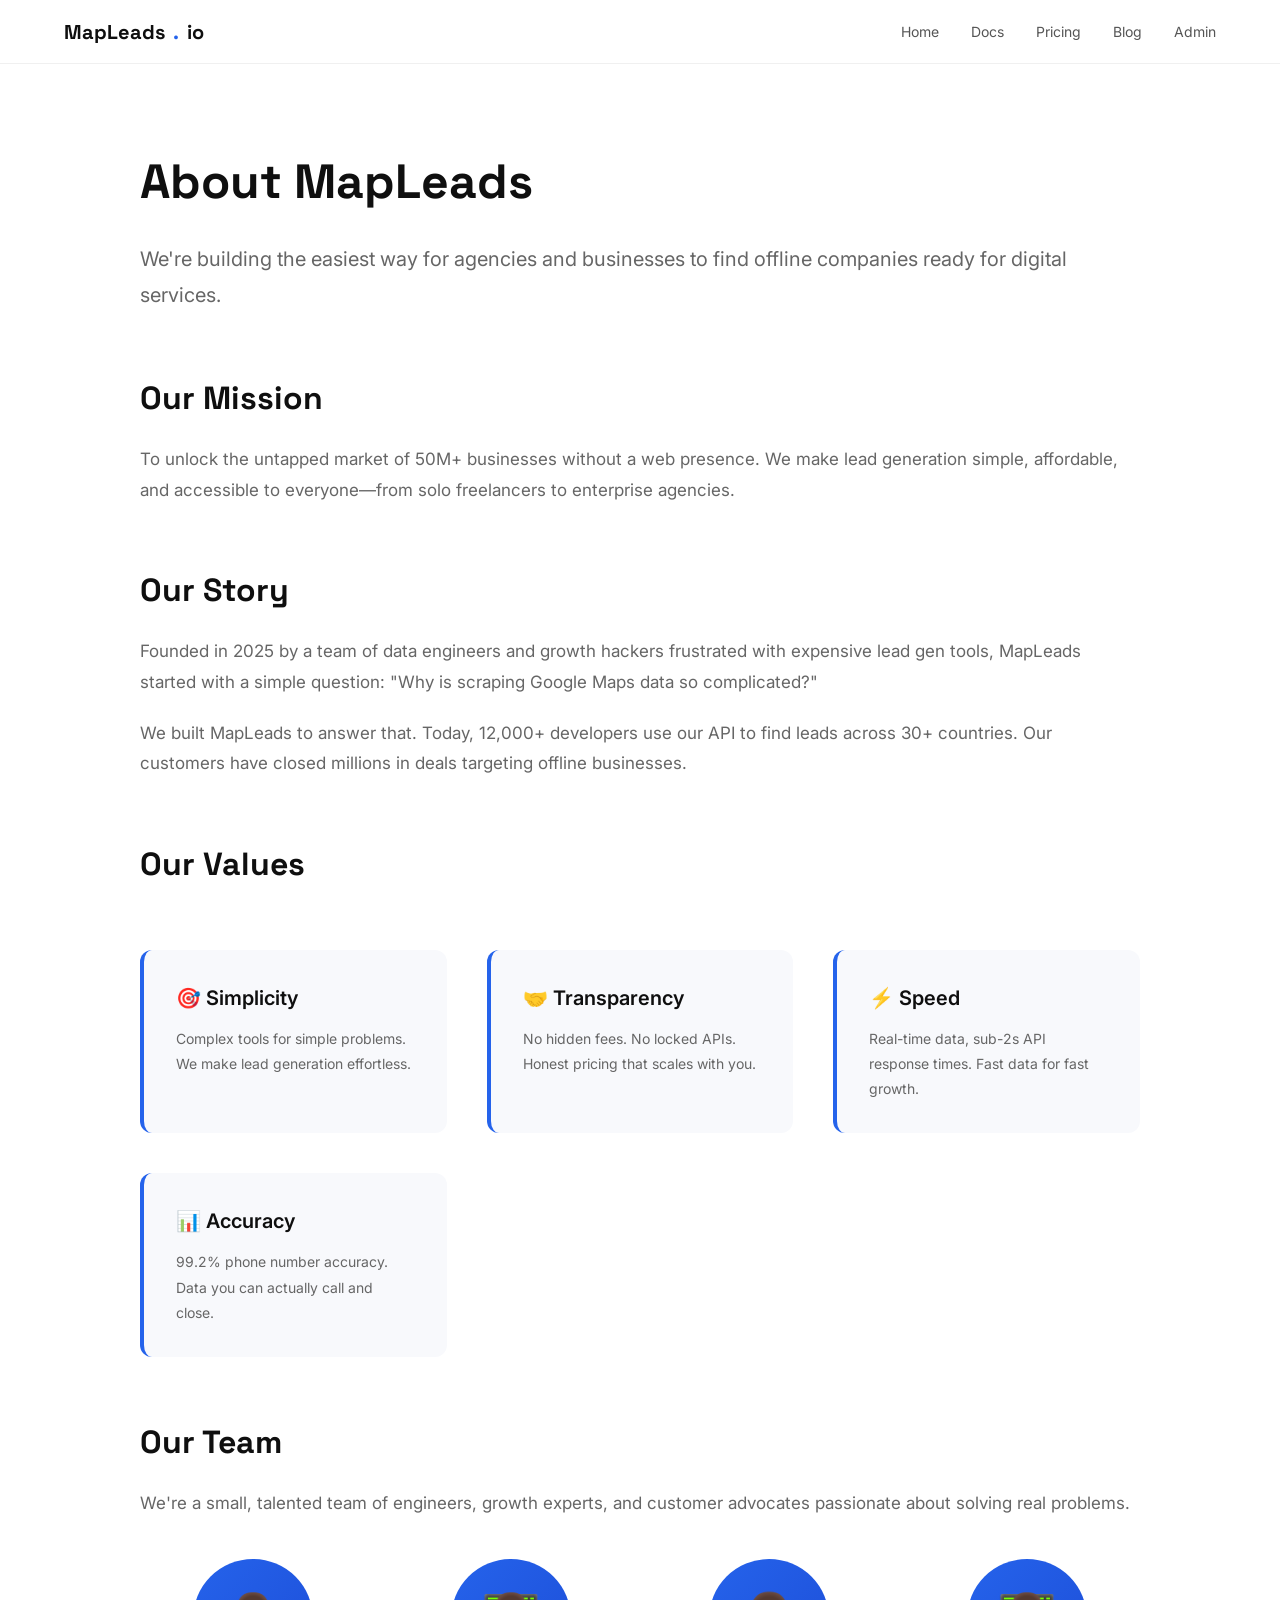
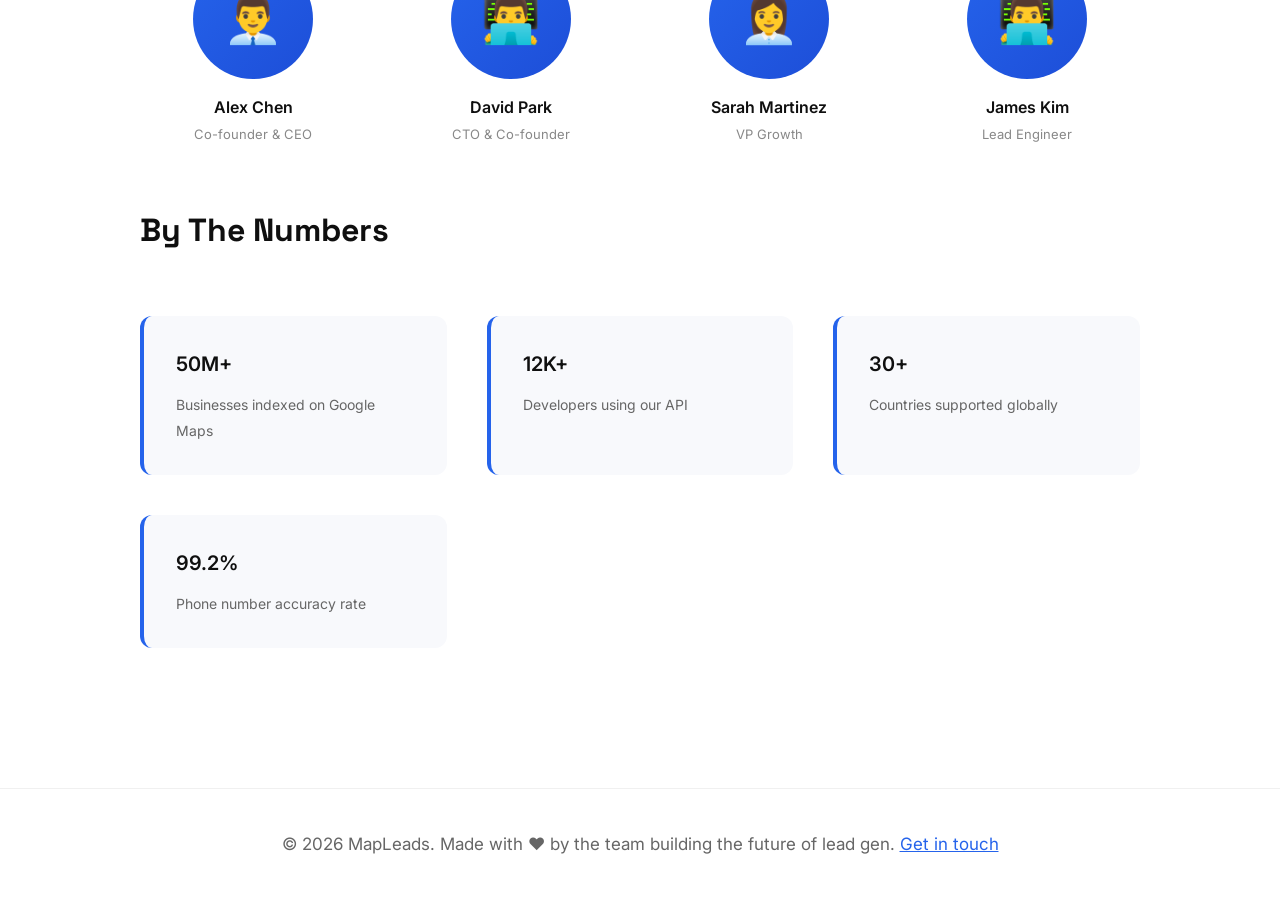
<file: about.html>
<!DOCTYPE html>
<html lang="en">
<head>
<meta charset="UTF-8" />
<meta name="viewport" content="width=device-width, initial-scale=1.0" />
<title>About MapLeads - Our Story & Team</title>
<link rel="preconnect" href="https://fonts.googleapis.com" />
<link rel="preconnect" href="https://fonts.gstatic.com" crossorigin />
<link href="https://fonts.googleapis.com/css2?family=Inter:wght@300;400;500;600;700;800&family=Space+Grotesk:wght@400;500;600;700&display=swap" rel="stylesheet" />
<style>
  *, *::before, *::after { box-sizing: border-box; margin: 0; padding: 0; }
  html { scroll-behavior: smooth; }
  body {
    font-family: 'Inter', sans-serif;
    background: #fff;
    color: #0f0f0f;
    line-height: 1.6;
  }
  nav {
    position: sticky;
    top: 0;
    z-index: 100;
    background: rgba(255,255,255,0.95);
    backdrop-filter: blur(12px);
    border-bottom: 1px solid #f0f0f0;
    padding: 0 5vw;
    display: flex;
    align-items: center;
    justify-content: space-between;
    height: 64px;
  }
  .logo {
    display: flex;
    align-items: center;
    gap: 8px;
    font-family: 'Space Grotesk', sans-serif;
    font-size: 20px;
    font-weight: 700;
    color: #0f0f0f;
    text-decoration: none;
  }
  .logo-dot { color: #2563eb; }
  .nav-links {
    display: flex;
    gap: 32px;
    list-style: none;
  }
  .nav-links a {
    text-decoration: none;
    color: #555;
    font-size: 14px;
    transition: color .2s;
  }
  .nav-links a:hover { color: #0f0f0f; }
  section { padding: 80px 5vw; }
  .inner { max-width: 1000px; margin: 0 auto; }
  h1 {
    font-family: 'Space Grotesk', sans-serif;
    font-size: 48px;
    font-weight: 700;
    margin-bottom: 20px;
  }
  h2 {
    font-family: 'Space Grotesk', sans-serif;
    font-size: 32px;
    font-weight: 700;
    margin: 60px 0 20px;
  }
  p { font-size: 17px; color: #666; line-height: 1.8; margin-bottom: 20px; }
  .hero-text { font-size: 20px; color: #666; margin-bottom: 40px; }
  .values-grid {
    display: grid;
    grid-template-columns: repeat(auto-fit, minmax(250px, 1fr));
    gap: 40px;
    margin: 60px 0;
  }
  .value-card {
    background: #f8f9fc;
    padding: 32px;
    border-radius: 12px;
    border-left: 4px solid #2563eb;
  }
  .value-card h3 { font-size: 20px; font-weight: 600; margin-bottom: 12px; }
  .value-card p { font-size: 14px; color: #666; margin: 0; }
  .team-grid {
    display: grid;
    grid-template-columns: repeat(auto-fit, minmax(200px, 1fr));
    gap: 32px;
    margin: 40px 0;
  }
  .team-member {
    text-align: center;
  }
  .member-avatar {
    width: 120px;
    height: 120px;
    background: linear-gradient(135deg, #2563eb, #1d4ed8);
    border-radius: 50%;
    margin: 0 auto 16px;
    display: flex;
    align-items: center;
    justify-content: center;
    font-size: 48px;
  }
  .member-name { font-weight: 600; margin-bottom: 4px; }
  .member-role { font-size: 13px; color: #888; }
  .footer { text-align: center; color: #888; font-size: 14px; padding: 40px; border-top: 1px solid #f0f0f0; }
  @media (max-width: 768px) {
    h1 { font-size: 32px; }
    h2 { font-size: 24px; }
    section { padding: 40px 5vw; }
  }
</style>
</head>
<body>

<nav>
  <a href="/" class="logo">MapLeads<span class="logo-dot">.</span>io</a>
  <ul class="nav-links">
    <li><a href="/">Home</a></li>
    <li><a href="/docs.html">Docs</a></li>
    <li><a href="/pricing.html">Pricing</a></li>
    <li><a href="/blog.html">Blog</a></li>
    <li><a href="/admin.html">Admin</a></li>
  </ul>
</nav>

<section>
  <div class="inner">
    <h1>About MapLeads</h1>
    <p class="hero-text">We're building the easiest way for agencies and businesses to find offline companies ready for digital services.</p>
    
    <h2>Our Mission</h2>
    <p>To unlock the untapped market of 50M+ businesses without a web presence. We make lead generation simple, affordable, and accessible to everyone—from solo freelancers to enterprise agencies.</p>
    
    <h2>Our Story</h2>
    <p>Founded in 2025 by a team of data engineers and growth hackers frustrated with expensive lead gen tools, MapLeads started with a simple question: "Why is scraping Google Maps data so complicated?"</p>
    <p>We built MapLeads to answer that. Today, 12,000+ developers use our API to find leads across 30+ countries. Our customers have closed millions in deals targeting offline businesses.</p>
    
    <h2>Our Values</h2>
    <div class="values-grid">
      <div class="value-card">
        <h3>🎯 Simplicity</h3>
        <p>Complex tools for simple problems. We make lead generation effortless.</p>
      </div>
      <div class="value-card">
        <h3>🤝 Transparency</h3>
        <p>No hidden fees. No locked APIs. Honest pricing that scales with you.</p>
      </div>
      <div class="value-card">
        <h3>⚡ Speed</h3>
        <p>Real-time data, sub-2s API response times. Fast data for fast growth.</p>
      </div>
      <div class="value-card">
        <h3>📊 Accuracy</h3>
        <p>99.2% phone number accuracy. Data you can actually call and close.</p>
      </div>
    </div>
    
    <h2>Our Team</h2>
    <p>We're a small, talented team of engineers, growth experts, and customer advocates passionate about solving real problems.</p>
    <div class="team-grid">
      <div class="team-member">
        <div class="member-avatar">👨‍💼</div>
        <div class="member-name">Alex Chen</div>
        <div class="member-role">Co-founder & CEO</div>
      </div>
      <div class="team-member">
        <div class="member-avatar">👨‍💻</div>
        <div class="member-name">David Park</div>
        <div class="member-role">CTO & Co-founder</div>
      </div>
      <div class="team-member">
        <div class="member-avatar">👩‍💼</div>
        <div class="member-name">Sarah Martinez</div>
        <div class="member-role">VP Growth</div>
      </div>
      <div class="team-member">
        <div class="member-avatar">👨‍💻</div>
        <div class="member-name">James Kim</div>
        <div class="member-role">Lead Engineer</div>
      </div>
    </div>
    
    <h2>By The Numbers</h2>
    <div class="values-grid">
      <div class="value-card">
        <h3>50M+</h3>
        <p>Businesses indexed on Google Maps</p>
      </div>
      <div class="value-card">
        <h3>12K+</h3>
        <p>Developers using our API</p>
      </div>
      <div class="value-card">
        <h3>30+</h3>
        <p>Countries supported globally</p>
      </div>
      <div class="value-card">
        <h3>99.2%</h3>
        <p>Phone number accuracy rate</p>
      </div>
    </div>
  </div>
</section>

<div class="footer">
  <p>&copy; 2026 MapLeads. Made with ❤️ by the team building the future of lead gen. <a href="/contact.html" style="color: #2563eb;">Get in touch</a></p>
</div>

</body>
</html>
</file>
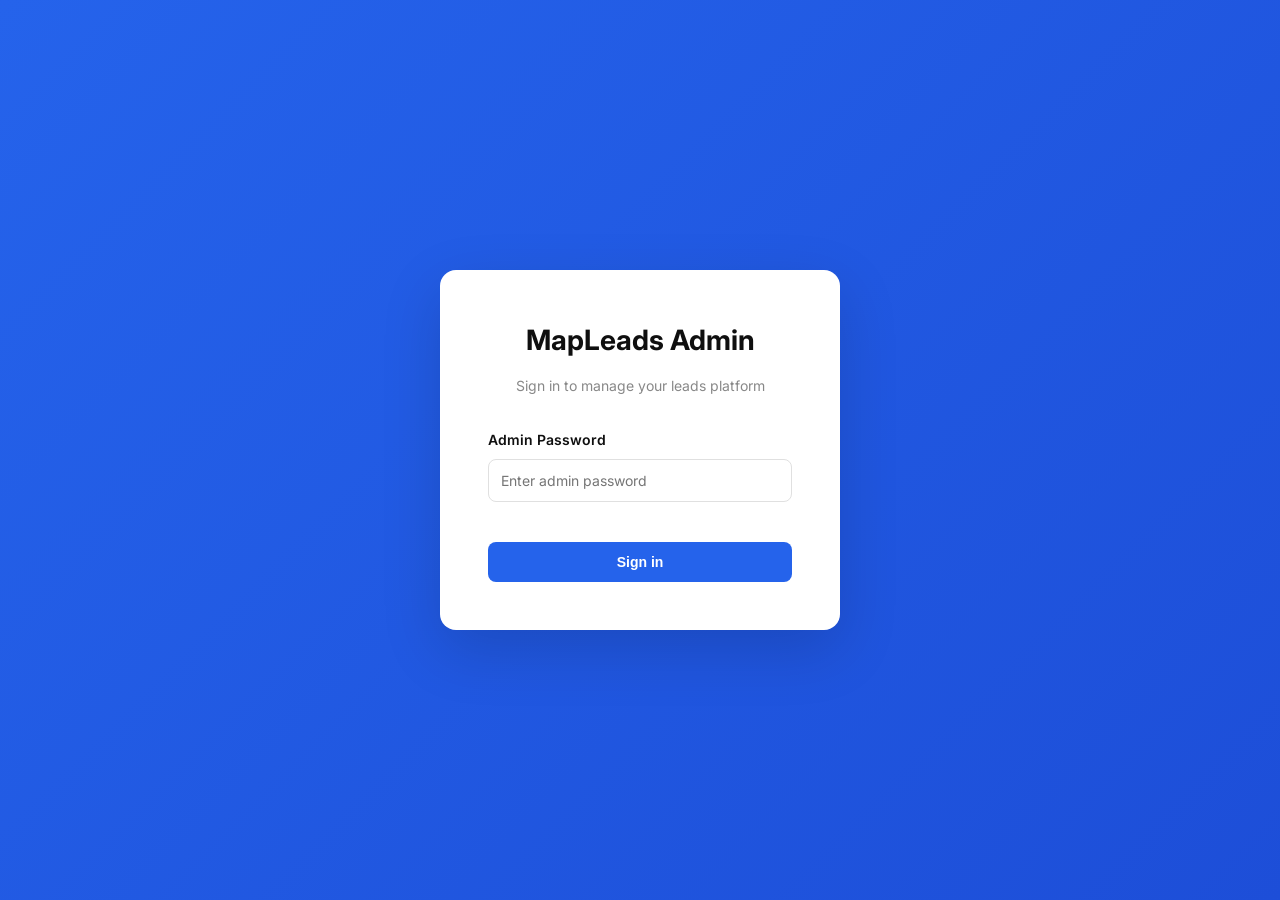
<file: admin.html>
<!DOCTYPE html>
<html lang="en">
<head>
<meta charset="UTF-8" />
<meta name="viewport" content="width=device-width, initial-scale=1.0" />
<title>MapLeads Admin Dashboard</title>
<link rel="preconnect" href="https://fonts.googleapis.com" />
<link rel="preconnect" href="https://fonts.gstatic.com" crossorigin />
<link href="https://fonts.googleapis.com/css2?family=Inter:wght@300;400;500;600;700;800&display=swap" rel="stylesheet" />
<style>
  *, *::before, *::after { box-sizing: border-box; margin: 0; padding: 0; }
  html { scroll-behavior: smooth; }
  body {
    font-family: 'Inter', sans-serif;
    background: #f5f7fa;
    color: #0f0f0f;
    line-height: 1.6;
    -webkit-font-smoothing: antialiased;
  }

  /* LOGIN SCREEN */
  .login-container {
    display: flex;
    align-items: center;
    justify-content: center;
    height: 100vh;
    background: linear-gradient(135deg, #2563eb 0%, #1d4ed8 100%);
  }
  .login-box {
    background: #fff;
    padding: 48px;
    border-radius: 16px;
    box-shadow: 0 20px 60px rgba(0,0,0,0.15);
    width: 100%;
    max-width: 400px;
  }
  .login-box h1 { font-size: 28px; margin-bottom: 12px; text-align: center; }
  .login-box p { color: #888; text-align: center; margin-bottom: 32px; font-size: 14px; }
  .form-group {
    margin-bottom: 20px;
  }
  .form-group label {
    display: block;
    font-weight: 600;
    margin-bottom: 8px;
    font-size: 14px;
  }
  .form-group input {
    width: 100%;
    padding: 12px 16px;
    border: 1.5px solid #e0e0e0;
    border-radius: 8px;
    font-size: 14px;
    font-family: 'Inter', sans-serif;
    transition: border-color 0.2s;
  }
  .form-group input:focus { outline: none; border-color: #2563eb; }
  .login-btn {
    width: 100%;
    background: #2563eb;
    color: #fff;
    border: none;
    padding: 12px;
    border-radius: 8px;
    font-weight: 600;
    cursor: pointer;
    font-size: 14px;
    transition: background 0.2s;
    margin-top: 16px;
  }
  .login-btn:hover { background: #1d4ed8; }
  .error-message {
    display: none;
    background: #fee;
    color: #c00;
    padding: 12px;
    border-radius: 8px;
    margin-bottom: 16px;
    font-size: 13px;
  }
  .error-message.show { display: block; }

  /* DASHBOARD */
  .admin-container { display: none; }
  .admin-container.show { display: flex; }
  .sidebar {
    width: 260px;
    background: #1a1f3a;
    color: #fff;
    padding: 24px;
    min-height: 100vh;
    position: fixed;
    left: 0;
    top: 0;
  }
  .sidebar-logo {
    font-size: 20px;
    font-weight: 700;
    margin-bottom: 32px;
    color: #2563eb;
  }
  .sidebar-menu { list-style: none; }
  .sidebar-menu li {
    margin-bottom: 8px;
  }
  .sidebar-menu a {
    display: block;
    color: #aaa;
    text-decoration: none;
    padding: 12px 16px;
    border-radius: 8px;
    transition: all 0.2s;
    cursor: pointer;
  }
  .sidebar-menu a:hover { background: #2a2f4a; color: #fff; }
  .sidebar-menu a.active { background: #2563eb; color: #fff; }
  .logout-btn {
    width: 100%;
    background: #dc2626;
    color: #fff;
    border: none;
    padding: 12px;
    border-radius: 8px;
    cursor: pointer;
    margin-top: 32px;
    font-weight: 600;
  }
  .logout-btn:hover { background: #b91c1c; }

  .main-content {
    margin-left: 260px;
    padding: 32px;
  }
  .header {
    display: flex;
    justify-content: space-between;
    align-items: center;
    margin-bottom: 32px;
    background: #fff;
    padding: 24px;
    border-radius: 12px;
    box-shadow: 0 2px 8px rgba(0,0,0,0.05);
  }
  .header h1 { font-size: 24px; }

  /* DASHBOARD SECTIONS */
  .dashboard-section { display: none; }
  .dashboard-section.active { display: block; }

  /* STATS GRID */
  .stats-grid {
    display: grid;
    grid-template-columns: repeat(auto-fit, minmax(250px, 1fr));
    gap: 20px;
    margin-bottom: 32px;
  }
  .stat-card {
    background: #fff;
    padding: 24px;
    border-radius: 12px;
    box-shadow: 0 2px 8px rgba(0,0,0,0.05);
  }
  .stat-card h3 { font-size: 13px; color: #888; margin-bottom: 8px; font-weight: 600; text-transform: uppercase; }
  .stat-card .number { font-size: 32px; font-weight: 700; color: #2563eb; }
  .stat-card .change { font-size: 12px; color: #22c55e; margin-top: 8px; }

  /* TABLE */
  .table-container {
    background: #fff;
    border-radius: 12px;
    overflow: hidden;
    box-shadow: 0 2px 8px rgba(0,0,0,0.05);
  }
  table {
    width: 100%;
    border-collapse: collapse;
  }
  th {
    background: #f8f9fa;
    padding: 16px;
    text-align: left;
    font-weight: 600;
    font-size: 13px;
    color: #666;
    text-transform: uppercase;
    border-bottom: 1px solid #e5e7eb;
  }
  td {
    padding: 16px;
    border-bottom: 1px solid #e5e7eb;
  }
  tr:hover { background: #f9fafb; }
  .badge {
    display: inline-block;
    padding: 4px 12px;
    border-radius: 20px;
    font-size: 12px;
    font-weight: 600;
  }
  .badge-success { background: #d1fae5; color: #065f46; }
  .badge-pending { background: #fef3cd; color: #856404; }
  .badge-danger { background: #fee; color: #c00; }

  /* FORM */
  .form-container {
    background: #fff;
    padding: 32px;
    border-radius: 12px;
    box-shadow: 0 2px 8px rgba(0,0,0,0.05);
    max-width: 600px;
  }
  .form-group { margin-bottom: 24px; }
  .form-group label { display: block; font-weight: 600; margin-bottom: 8px; }
  .form-group input,
  .form-group textarea,
  .form-group select {
    width: 100%;
    padding: 12px;
    border: 1.5px solid #e0e0e0;
    border-radius: 8px;
    font-family: 'Inter', sans-serif;
    font-size: 14px;
    transition: border-color 0.2s;
  }
  .form-group input:focus,
  .form-group textarea:focus,
  .form-group select:focus { outline: none; border-color: #2563eb; }
  .form-group textarea { resize: vertical; min-height: 120px; }
  .submit-btn {
    background: #2563eb;
    color: #fff;
    border: none;
    padding: 12px 32px;
    border-radius: 8px;
    cursor: pointer;
    font-weight: 600;
    transition: background 0.2s;
  }
  .submit-btn:hover { background: #1d4ed8; }

  /* MODAL */
  .modal {
    display: none;
    position: fixed;
    z-index: 200;
    left: 0;
    top: 0;
    width: 100%;
    height: 100%;
    background: rgba(0,0,0,0.5);
  }
  .modal.show { display: flex; align-items: center; justify-content: center; }
  .modal-content {
    background: #fff;
    padding: 32px;
    border-radius: 12px;
    width: 90%;
    max-width: 500px;
    box-shadow: 0 20px 60px rgba(0,0,0,0.15);
  }
  .modal-header {
    display: flex;
    justify-content: space-between;
    align-items: center;
    margin-bottom: 20px;
  }
  .close-btn { background: none; border: none; font-size: 24px; cursor: pointer; color: #888; }

  @media (max-width: 768px) {
    .sidebar { width: 100%; height: auto; position: relative; }
    .main-content { margin-left: 0; padding: 16px; }
    .header { flex-direction: column; gap: 16px; }
    .stats-grid { grid-template-columns: 1fr; }
  }
</style>
</head>
<body>

<!-- LOGIN SCREEN -->
<div id="loginScreen" class="login-container">
  <div class="login-box">
    <h1>MapLeads Admin</h1>
    <p>Sign in to manage your leads platform</p>
    <div class="error-message" id="errorMessage"></div>
    <form onsubmit="handleLogin(event)">
      <div class="form-group">
        <label>Admin Password</label>
        <input type="password" id="passwordInput" placeholder="Enter admin password" required>
      </div>
      <button type="submit" class="login-btn">Sign in</button>
    </form>
  </div>
</div>

<!-- ADMIN DASHBOARD -->
<div id="adminContainer" class="admin-container">
  <!-- SIDEBAR -->
  <aside class="sidebar">
    <div class="sidebar-logo">MapLeads</div>
    <ul class="sidebar-menu">
      <li><a href="javascript:showSection('dashboard')" class="menu-link active" data-section="dashboard">📊 Dashboard</a></li>
      <li><a href="javascript:showSection('users')" class="menu-link" data-section="users">👥 Users</a></li>
      <li><a href="javascript:showSection('leads')" class="menu-link" data-section="leads">📋 Leads Data</a></li>
      <li><a href="javascript:showSection('subscriptions')" class="menu-link" data-section="subscriptions">💳 Subscriptions</a></li>
      <li><a href="javascript:showSection('content')" class="menu-link" data-section="content">✏️ Content</a></li>
      <li><a href="javascript:showSection('pages')" class="menu-link" data-section="pages">📄 Pages</a></li>
      <li><a href="javascript:showSection('analytics')" class="menu-link" data-section="analytics">📈 Analytics</a></li>
      <li><a href="javascript:showSection('settings')" class="menu-link" data-section="settings">⚙️ Settings</a></li>
    </ul>
    <button class="logout-btn" onclick="handleLogout()">Logout</button>
  </aside>

  <!-- MAIN CONTENT -->
  <div class="main-content">
    <div class="header">
      <h1 id="sectionTitle">Dashboard</h1>
      <div>Admin • <span id="currentTime"></span></div>
    </div>

    <!-- DASHBOARD SECTION -->
    <div id="dashboard" class="dashboard-section active">
      <div class="stats-grid">
        <div class="stat-card">
          <h3>Total Users</h3>
          <div class="number">2,847</div>
          <div class="change">↑ 12% from last month</div>
        </div>
        <div class="stat-card">
          <h3>Active Subscriptions</h3>
          <div class="number">1,243</div>
          <div class="change">↑ 8% from last month</div>
        </div>
        <div class="stat-card">
          <h3>Total Revenue</h3>
          <div class="number">$84,920</div>
          <div class="change">↑ 23% from last month</div>
        </div>
        <div class="stat-card">
          <h3>Leads Generated</h3>
          <div class="number">156.2K</div>
          <div class="change">↑ 45% from last month</div>
        </div>
      </div>

      <h2 style="margin-top: 32px; margin-bottom: 16px;">Recent Activities</h2>
      <div class="table-container">
        <table>
          <thead>
            <tr>
              <th>User</th>
              <th>Activity</th>
              <th>Date</th>
              <th>Status</th>
            </tr>
          </thead>
          <tbody>
            <tr>
              <td>Alex Chen</td>
              <td>Upgraded to Pro plan</td>
              <td>Today</td>
              <td><span class="badge badge-success">Completed</span></td>
            </tr>
            <tr>
              <td>Sarah Martinez</td>
              <td>Ran bulk scrape job</td>
              <td>2 hours ago</td>
              <td><span class="badge badge-success">Completed</span></td>
            </tr>
            <tr>
              <td>James Kim</td>
              <td>API integration setup</td>
              <td>Yesterday</td>
              <td><span class="badge badge-pending">In Progress</span></td>
            </tr>
          </tbody>
        </table>
      </div>
    </div>

    <!-- USERS SECTION -->
    <div id="users" class="dashboard-section">
      <button class="submit-btn" onclick="openModal('addUser')" style="margin-bottom: 20px;">+ Add New User</button>
      <div class="table-container">
        <table>
          <thead>
            <tr>
              <th>Name</th>
              <th>Email</th>
              <th>Plan</th>
              <th>Join Date</th>
              <th>Status</th>
              <th>Action</th>
            </tr>
          </thead>
          <tbody>
            <tr>
              <td>Alex Chen</td>
              <td>alex@example.com</td>
              <td>Pro</td>
              <td>2026-01-15</td>
              <td><span class="badge badge-success">Active</span></td>
              <td><button onclick="editUser(this)" class="submit-btn" style="padding: 6px 12px; font-size: 12px;">Edit</button></td>
            </tr>
            <tr>
              <td>Sarah Martinez</td>
              <td>sarah@example.com</td>
              <td>Agency</td>
              <td>2025-11-22</td>
              <td><span class="badge badge-success">Active</span></td>
              <td><button onclick="editUser(this)" class="submit-btn" style="padding: 6px 12px; font-size: 12px;">Edit</button></td>
            </tr>
            <tr>
              <td>James Kim</td>
              <td>james@example.com</td>
              <td>Starter</td>
              <td>2026-02-10</td>
              <td><span class="badge badge-pending">Pending</span></td>
              <td><button onclick="editUser(this)" class="submit-btn" style="padding: 6px 12px; font-size: 12px;">Edit</button></td>
            </tr>
          </tbody>
        </table>
      </div>
    </div>

    <!-- LEADS DATA SECTION -->
    <div id="leads" class="dashboard-section">
      <button class="submit-btn" onclick="openModal('importLeads')" style="margin-bottom: 20px;">📥 Import Leads</button>
      <div class="table-container">
        <table>
          <thead>
            <tr>
              <th>Business Name</th>
              <th>Category</th>
              <th>Location</th>
              <th>Phone</th>
              <th>Website Status</th>
            </tr>
          </thead>
          <tbody>
            <tr>
              <td>Gasthaus Zur Linde</td>
              <td>Restaurant</td>
              <td>Berlin, Germany</td>
              <td>+49 30 2456 7890</td>
              <td><span class="badge badge-danger">No Website</span></td>
            </tr>
            <tr>
              <td>Bäckerei Schmidt</td>
              <td>Bakery</td>
              <td>Berlin, Germany</td>
              <td>+49 30 4412 9981</td>
              <td><span class="badge badge-danger">No Website</span></td>
            </tr>
            <tr>
              <td>Friedrichshain Imbiss</td>
              <td>Fast Food</td>
              <td>Berlin, Germany</td>
              <td>+49 30 9834 1120</td>
              <td><span class="badge badge-danger">No Website</span></td>
            </tr>
          </tbody>
        </table>
      </div>
    </div>

    <!-- SUBSCRIPTIONS SECTION -->
    <div id="subscriptions" class="dashboard-section">
      <div class="table-container">
        <table>
          <thead>
            <tr>
              <th>User</th>
              <th>Plan</th>
              <th>Monthly Cost</th>
              <th>Renewal Date</th>
              <th>Status</th>
            </tr>
          </thead>
          <tbody>
            <tr>
              <td>Alex Chen</td>
              <td>Pro</td>
              <td>$49</td>
              <td>2026-07-15</td>
              <td><span class="badge badge-success">Active</span></td>
            </tr>
            <tr>
              <td>Sarah Martinez</td>
              <td>Agency</td>
              <td>$199</td>
              <td>2026-07-22</td>
              <td><span class="badge badge-success">Active</span></td>
            </tr>
            <tr>
              <td>James Kim</td>
              <td>Starter</td>
              <td>Free</td>
              <td>N/A</td>
              <td><span class="badge badge-success">Active</span></td>
            </tr>
          </tbody>
        </table>
      </div>
    </div>

    <!-- CONTENT SECTION -->
    <div id="content" class="dashboard-section">
      <button class="submit-btn" onclick="openModal('editContent')" style="margin-bottom: 20px;">✏️ Edit Content</button>
      <div class="form-container">
        <div class="form-group">
          <label>Homepage Hero Title</label>
          <textarea readonly>Find businesses without websites in any country</textarea>
        </div>
        <div class="form-group">
          <label>Homepage Hero Subtitle</label>
          <textarea readonly>MapLeads scrapes Google Maps in real time to surface offline businesses with 30+ country coverage</textarea>
        </div>
        <div class="form-group">
          <label>CTA Button Text</label>
          <input type="text" readonly value="Start scraping free →">
        </div>
        <button class="submit-btn" onclick="openModal('editContent')">Edit All Content</button>
      </div>
    </div>

    <!-- PAGES SECTION -->
    <div id="pages" class="dashboard-section">
      <button class="submit-btn" onclick="openModal('createPage')" style="margin-bottom: 20px;">+ Create New Page</button>
      <div class="table-container">
        <table>
          <thead>
            <tr>
              <th>Page Name</th>
              <th>URL Slug</th>
              <th>Status</th>
              <th>Actions</th>
            </tr>
          </thead>
          <tbody>
            <tr>
              <td>Home</td>
              <td>/</td>
              <td><span class="badge badge-success">Published</span></td>
              <td><button onclick="editPage()" class="submit-btn" style="padding: 6px 12px; font-size: 12px;">Edit</button></td>
            </tr>
            <tr>
              <td>Documentation</td>
              <td>/docs</td>
              <td><span class="badge badge-success">Published</span></td>
              <td><button onclick="editPage()" class="submit-btn" style="padding: 6px 12px; font-size: 12px;">Edit</button></td>
            </tr>
            <tr>
              <td>Pricing</td>
              <td>/pricing</td>
              <td><span class="badge badge-success">Published</span></td>
              <td><button onclick="editPage()" class="submit-btn" style="padding: 6px 12px; font-size: 12px;">Edit</button></td>
            </tr>
            <tr>
              <td>Blog</td>
              <td>/blog</td>
              <td><span class="badge badge-pending">Draft</span></td>
              <td><button onclick="editPage()" class="submit-btn" style="padding: 6px 12px; font-size: 12px;">Edit</button></td>
            </tr>
          </tbody>
        </table>
      </div>
    </div>

    <!-- ANALYTICS SECTION -->
    <div id="analytics" class="dashboard-section">
      <div class="stats-grid">
        <div class="stat-card">
          <h3>Page Views</h3>
          <div class="number">142.5K</div>
          <div class="change">↑ 18% from last week</div>
        </div>
        <div class="stat-card">
          <h3>Unique Visitors</h3>
          <div class="number">45.2K</div>
          <div class="change">↑ 12% from last week</div>
        </div>
        <div class="stat-card">
          <h3>Conversion Rate</h3>
          <div class="number">3.8%</div>
          <div class="change">↑ 0.5% from last week</div>
        </div>
        <div class="stat-card">
          <h3>Avg Session Time</h3>
          <div class="number">4m 32s</div>
          <div class="change">↑ 1m 15s from last week</div>
        </div>
      </div>
    </div>

    <!-- SETTINGS SECTION -->
    <div id="settings" class="dashboard-section">
      <div class="form-container">
        <h2 style="margin-bottom: 24px;">Admin Settings</h2>
        <div class="form-group">
          <label>Admin Email</label>
          <input type="email" value="admin@mapleads.io">
        </div>
        <div class="form-group">
          <label>Admin Password</label>
          <input type="password" value="••••••••••••" readonly>
          <button class="submit-btn" style="margin-top: 8px;">Change Password</button>
        </div>
        <div class="form-group">
          <label>Site URL</label>
          <input type="text" value="https://mapleads.io">
        </div>
        <div class="form-group">
          <label>Support Email</label>
          <input type="email" value="support@mapleads.io">
        </div>
        <button class="submit-btn">Save Settings</button>
      </div>
    </div>
  </div>
</div>

<!-- MODALS -->
<div id="addUserModal" class="modal" onclick="closeModal(event, 'addUser')">
  <div class="modal-content" onclick="event.stopPropagation()">
    <div class="modal-header">
      <h3>Add New User</h3>
      <button class="close-btn" onclick="closeModal(null, 'addUser')">&times;</button>
    </div>
    <form onsubmit="handleAddUser(event)">
      <div class="form-group">
        <label>Full Name</label>
        <input type="text" required>
      </div>
      <div class="form-group">
        <label>Email</label>
        <input type="email" required>
      </div>
      <div class="form-group">
        <label>Plan</label>
        <select required>
          <option>Starter</option>
          <option>Pro</option>
          <option>Agency</option>
        </select>
      </div>
      <button type="submit" class="submit-btn" style="width: 100%;">Add User</button>
    </form>
  </div>
</div>

<div id="editContentModal" class="modal" onclick="closeModal(event, 'editContent')">
  <div class="modal-content" onclick="event.stopPropagation()">
    <div class="modal-header">
      <h3>Edit Content</h3>
      <button class="close-btn" onclick="closeModal(null, 'editContent')">&times;</button>
    </div>
    <form onsubmit="handleEditContent(event)">
      <div class="form-group">
        <label>Homepage Hero Title</label>
        <textarea required>Find businesses without websites in any country</textarea>
      </div>
      <div class="form-group">
        <label>Homepage Subtitle</label>
        <textarea required>MapLeads scrapes Google Maps in real time to surface offline businesses</textarea>
      </div>
      <button type="submit" class="submit-btn" style="width: 100%;">Save Content</button>
    </form>
  </div>
</div>

<div id="createPageModal" class="modal" onclick="closeModal(event, 'createPage')">
  <div class="modal-content" onclick="event.stopPropagation()">
    <div class="modal-header">
      <h3>Create New Page</h3>
      <button class="close-btn" onclick="closeModal(null, 'createPage')">&times;</button>
    </div>
    <form onsubmit="handleCreatePage(event)">
      <div class="form-group">
        <label>Page Title</label>
        <input type="text" required>
      </div>
      <div class="form-group">
        <label>URL Slug</label>
        <input type="text" placeholder="/page-name" required>
      </div>
      <div class="form-group">
        <label>Content</label>
        <textarea required placeholder="Page content here..."></textarea>
      </div>
      <button type="submit" class="submit-btn" style="width: 100%;">Create Page</button>
    </form>
  </div>
</div>

<div id="importLeadsModal" class="modal" onclick="closeModal(event, 'importLeads')">
  <div class="modal-content" onclick="event.stopPropagation()">
    <div class="modal-header">
      <h3>Import Leads</h3>
      <button class="close-btn" onclick="closeModal(null, 'importLeads')">&times;</button>
    </div>
    <form onsubmit="handleImportLeads(event)">
      <div class="form-group">
        <label>CSV File</label>
        <input type="file" accept=".csv" required>
      </div>
      <div class="form-group">
        <label>Country</label>
        <input type="text" placeholder="e.g., Germany" required>
      </div>
      <button type="submit" class="submit-btn" style="width: 100%;">Import</button>
    </form>
  </div>
</div>

<script>
  const ADMIN_PASSWORD = 'Admin2026';
  let isLoggedIn = false;

  function handleLogin(e) {
    e.preventDefault();
    const password = document.getElementById('passwordInput').value;
    if (password === ADMIN_PASSWORD) {
      isLoggedIn = true;
      document.getElementById('loginScreen').style.display = 'none';
      document.getElementById('adminContainer').classList.add('show');
      updateTime();
      setInterval(updateTime, 1000);
    } else {
      showError('Invalid password');
    }
  }

  function showError(msg) {
    const errorEl = document.getElementById('errorMessage');
    errorEl.textContent = msg;
    errorEl.classList.add('show');
    setTimeout(() => errorEl.classList.remove('show'), 3000);
  }

  function handleLogout() {
    if (confirm('Are you sure you want to logout?')) {
      isLoggedIn = false;
      document.getElementById('loginScreen').style.display = 'flex';
      document.getElementById('adminContainer').classList.remove('show');
      document.getElementById('passwordInput').value = '';
    }
  }

  function showSection(sectionId) {
    document.querySelectorAll('.dashboard-section').forEach(el => el.classList.remove('active'));
    document.getElementById(sectionId).classList.add('active');
    
    document.querySelectorAll('.menu-link').forEach(el => el.classList.remove('active'));
    document.querySelector(`[data-section="${sectionId}"]`).classList.add('active');
    
    const titles = {
      dashboard: 'Dashboard',
      users: 'Users',
      leads: 'Leads Data',
      subscriptions: 'Subscriptions',
      content: 'Content',
      pages: 'Pages',
      analytics: 'Analytics',
      settings: 'Settings'
    };
    document.getElementById('sectionTitle').textContent = titles[sectionId];
  }

  function openModal(modalType) {
    document.getElementById(modalType + 'Modal').classList.add('show');
  }

  function closeModal(event, modalType) {
    if (event && event.target.id !== modalType + 'Modal') return;
    document.getElementById(modalType + 'Modal').classList.remove('show');
  }

  function handleAddUser(e) {
    e.preventDefault();
    alert('User added successfully!');
    closeModal(null, 'addUser');
  }

  function handleEditContent(e) {
    e.preventDefault();
    alert('Content updated successfully!');
    closeModal(null, 'editContent');
  }

  function handleCreatePage(e) {
    e.preventDefault();
    alert('Page created successfully!');
    closeModal(null, 'createPage');
  }

  function handleImportLeads(e) {
    e.preventDefault();
    alert('Leads imported successfully!');
    closeModal(null, 'importLeads');
  }

  function editUser(btn) {
    alert('Edit user functionality');
  }

  function editPage() {
    alert('Edit page functionality');
  }

  function updateTime() {
    const now = new Date();
    document.getElementById('currentTime').textContent = now.toLocaleTimeString();
  }
</script>

</body>
</html>
</file>
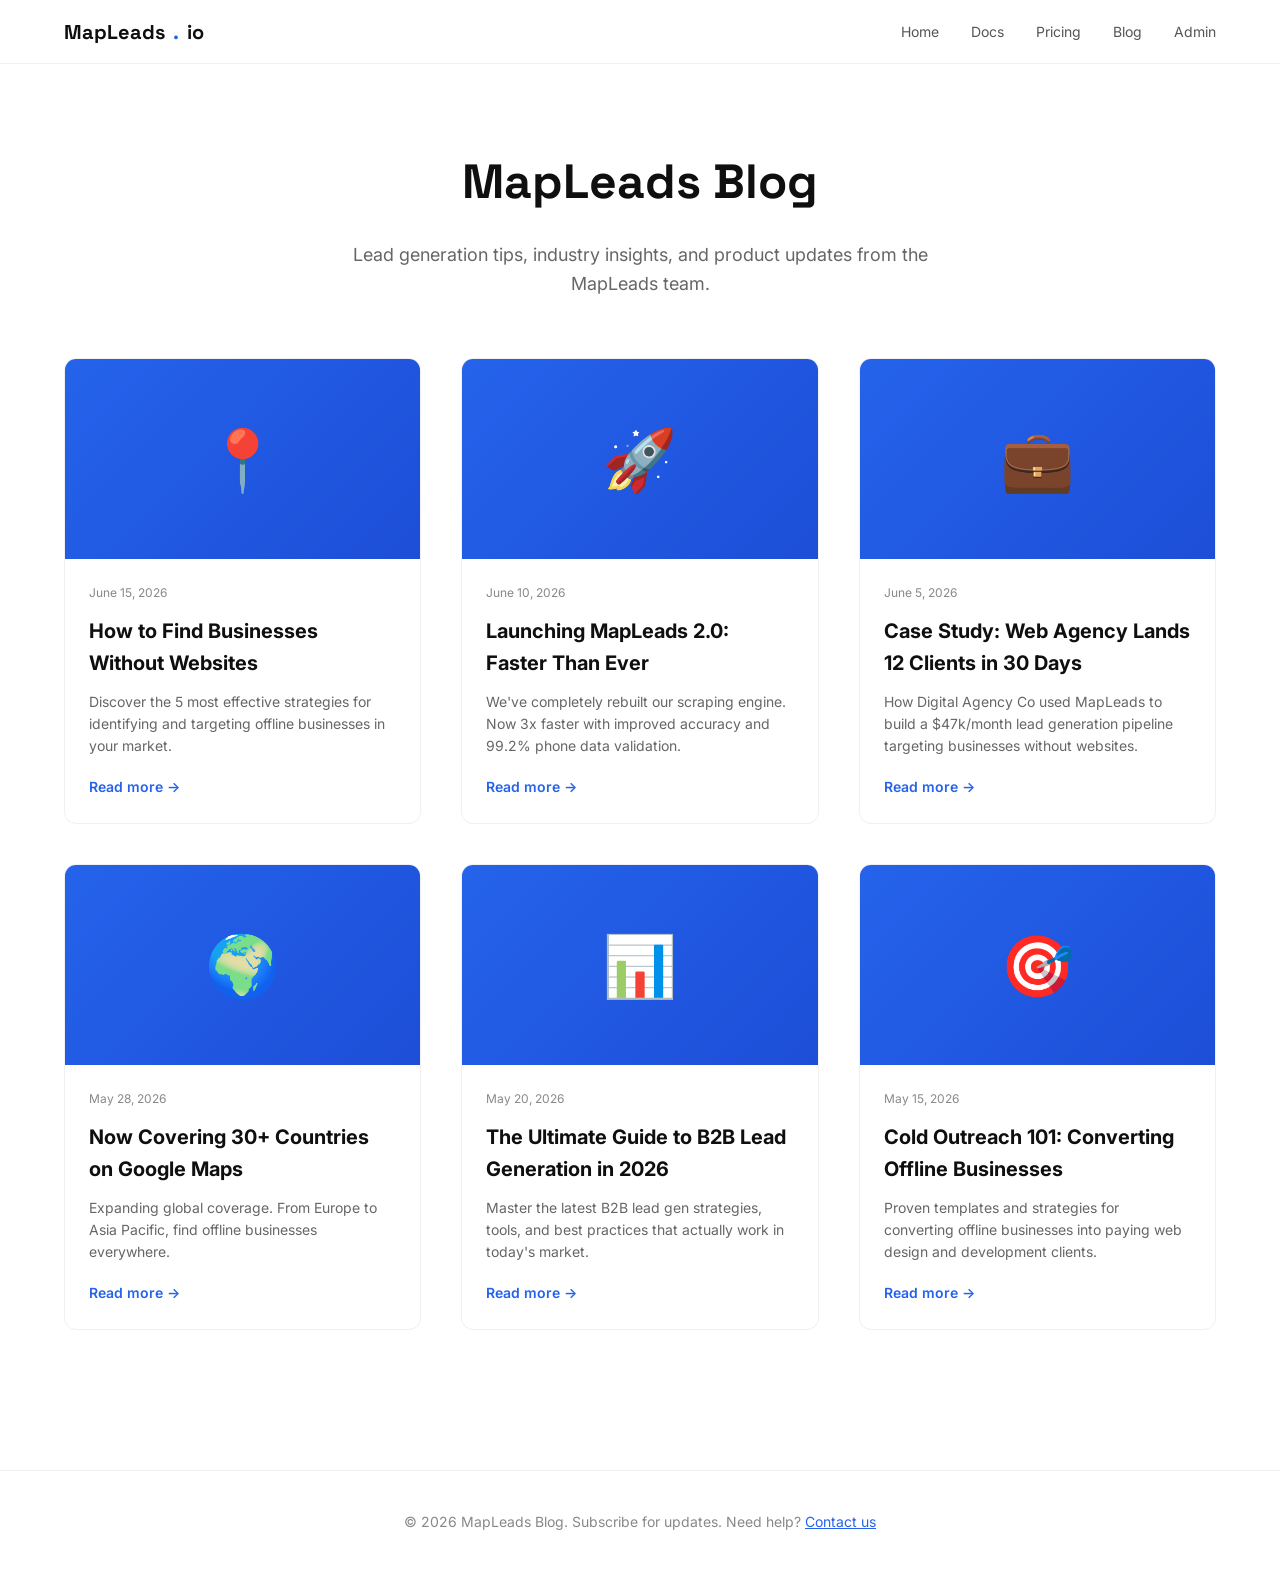
<file: blog.html>
<!DOCTYPE html>
<html lang="en">
<head>
<meta charset="UTF-8" />
<meta name="viewport" content="width=device-width, initial-scale=1.0" />
<title>MapLeads Blog - Lead Generation Tips & Insights</title>
<link rel="preconnect" href="https://fonts.googleapis.com" />
<link rel="preconnect" href="https://fonts.gstatic.com" crossorigin />
<link href="https://fonts.googleapis.com/css2?family=Inter:wght@300;400;500;600;700;800&family=Space+Grotesk:wght@400;500;600;700&display=swap" rel="stylesheet" />
<style>
  *, *::before, *::after { box-sizing: border-box; margin: 0; padding: 0; }
  html { scroll-behavior: smooth; }
  body {
    font-family: 'Inter', sans-serif;
    background: #fff;
    color: #0f0f0f;
    line-height: 1.6;
  }
  nav {
    position: sticky;
    top: 0;
    z-index: 100;
    background: rgba(255,255,255,0.95);
    backdrop-filter: blur(12px);
    border-bottom: 1px solid #f0f0f0;
    padding: 0 5vw;
    display: flex;
    align-items: center;
    justify-content: space-between;
    height: 64px;
  }
  .logo {
    display: flex;
    align-items: center;
    gap: 8px;
    font-family: 'Space Grotesk', sans-serif;
    font-size: 20px;
    font-weight: 700;
    color: #0f0f0f;
    text-decoration: none;
  }
  .logo-dot { color: #2563eb; }
  .nav-links {
    display: flex;
    gap: 32px;
    list-style: none;
  }
  .nav-links a {
    text-decoration: none;
    color: #555;
    font-size: 14px;
    transition: color .2s;
  }
  .nav-links a:hover { color: #0f0f0f; }
  section { padding: 80px 5vw; }
  .inner { max-width: 1200px; margin: 0 auto; }
  h1 {
    font-family: 'Space Grotesk', sans-serif;
    font-size: 48px;
    font-weight: 700;
    margin-bottom: 20px;
    text-align: center;
  }
  .intro { text-align: center; color: #666; font-size: 18px; margin-bottom: 60px; max-width: 600px; margin-left: auto; margin-right: auto; }
  .blog-grid {
    display: grid;
    grid-template-columns: repeat(auto-fit, minmax(350px, 1fr));
    gap: 40px;
    margin-bottom: 60px;
  }
  .article-card {
    background: #fff;
    border: 1px solid #f0f0f0;
    border-radius: 12px;
    overflow: hidden;
    transition: all .2s;
    cursor: pointer;
  }
  .article-card:hover { border-color: #2563eb; transform: translateY(-4px); box-shadow: 0 8px 24px rgba(37,99,235,0.1); }
  .article-image {
    width: 100%;
    height: 200px;
    background: linear-gradient(135deg, #2563eb, #1d4ed8);
    display: flex;
    align-items: center;
    justify-content: center;
    font-size: 60px;
  }
  .article-content { padding: 24px; }
  .article-date { font-size: 12px; color: #888; }
  .article-title {
    font-size: 20px;
    font-weight: 700;
    margin: 12px 0;
    color: #0f0f0f;
  }
  .article-excerpt { font-size: 14px; color: #666; line-height: 1.6; margin-bottom: 16px; }
  .read-more {
    display: inline-block;
    color: #2563eb;
    text-decoration: none;
    font-weight: 600;
    font-size: 14px;
  }
  .read-more:hover { text-decoration: underline; }
  .footer { text-align: center; color: #888; font-size: 14px; padding: 40px; border-top: 1px solid #f0f0f0; }
  @media (max-width: 768px) {
    .blog-grid { grid-template-columns: 1fr; }
    h1 { font-size: 32px; }
  }
</style>
</head>
<body>

<nav>
  <a href="/" class="logo">MapLeads<span class="logo-dot">.</span>io</a>
  <ul class="nav-links">
    <li><a href="/">Home</a></li>
    <li><a href="/docs.html">Docs</a></li>
    <li><a href="/pricing.html">Pricing</a></li>
    <li><a href="/blog.html">Blog</a></li>
    <li><a href="/admin.html">Admin</a></li>
  </ul>
</nav>

<section>
  <div class="inner">
    <h1>MapLeads Blog</h1>
    <p class="intro">Lead generation tips, industry insights, and product updates from the MapLeads team.</p>
    
    <div class="blog-grid">
      <div class="article-card">
        <div class="article-image">📍</div>
        <div class="article-content">
          <div class="article-date">June 15, 2026</div>
          <div class="article-title">How to Find Businesses Without Websites</div>
          <div class="article-excerpt">Discover the 5 most effective strategies for identifying and targeting offline businesses in your market.</div>
          <a href="#" class="read-more">Read more →</a>
        </div>
      </div>

      <div class="article-card">
        <div class="article-image">🚀</div>
        <div class="article-content">
          <div class="article-date">June 10, 2026</div>
          <div class="article-title">Launching MapLeads 2.0: Faster Than Ever</div>
          <div class="article-excerpt">We've completely rebuilt our scraping engine. Now 3x faster with improved accuracy and 99.2% phone data validation.</div>
          <a href="#" class="read-more">Read more →</a>
        </div>
      </div>

      <div class="article-card">
        <div class="article-image">💼</div>
        <div class="article-content">
          <div class="article-date">June 5, 2026</div>
          <div class="article-title">Case Study: Web Agency Lands 12 Clients in 30 Days</div>
          <div class="article-excerpt">How Digital Agency Co used MapLeads to build a $47k/month lead generation pipeline targeting businesses without websites.</div>
          <a href="#" class="read-more">Read more →</a>
        </div>
      </div>

      <div class="article-card">
        <div class="article-image">🌍</div>
        <div class="article-content">
          <div class="article-date">May 28, 2026</div>
          <div class="article-title">Now Covering 30+ Countries on Google Maps</div>
          <div class="article-excerpt">Expanding global coverage. From Europe to Asia Pacific, find offline businesses everywhere.</div>
          <a href="#" class="read-more">Read more →</a>
        </div>
      </div>

      <div class="article-card">
        <div class="article-image">📊</div>
        <div class="article-content">
          <div class="article-date">May 20, 2026</div>
          <div class="article-title">The Ultimate Guide to B2B Lead Generation in 2026</div>
          <div class="article-excerpt">Master the latest B2B lead gen strategies, tools, and best practices that actually work in today's market.</div>
          <a href="#" class="read-more">Read more →</a>
        </div>
      </div>

      <div class="article-card">
        <div class="article-image">🎯</div>
        <div class="article-content">
          <div class="article-date">May 15, 2026</div>
          <div class="article-title">Cold Outreach 101: Converting Offline Businesses</div>
          <div class="article-excerpt">Proven templates and strategies for converting offline businesses into paying web design and development clients.</div>
          <a href="#" class="read-more">Read more →</a>
        </div>
      </div>
    </div>
  </div>
</section>

<div class="footer">
  <p>&copy; 2026 MapLeads Blog. Subscribe for updates. Need help? <a href="/contact.html" style="color: #2563eb;">Contact us</a></p>
</div>

</body>
</html>
</file>
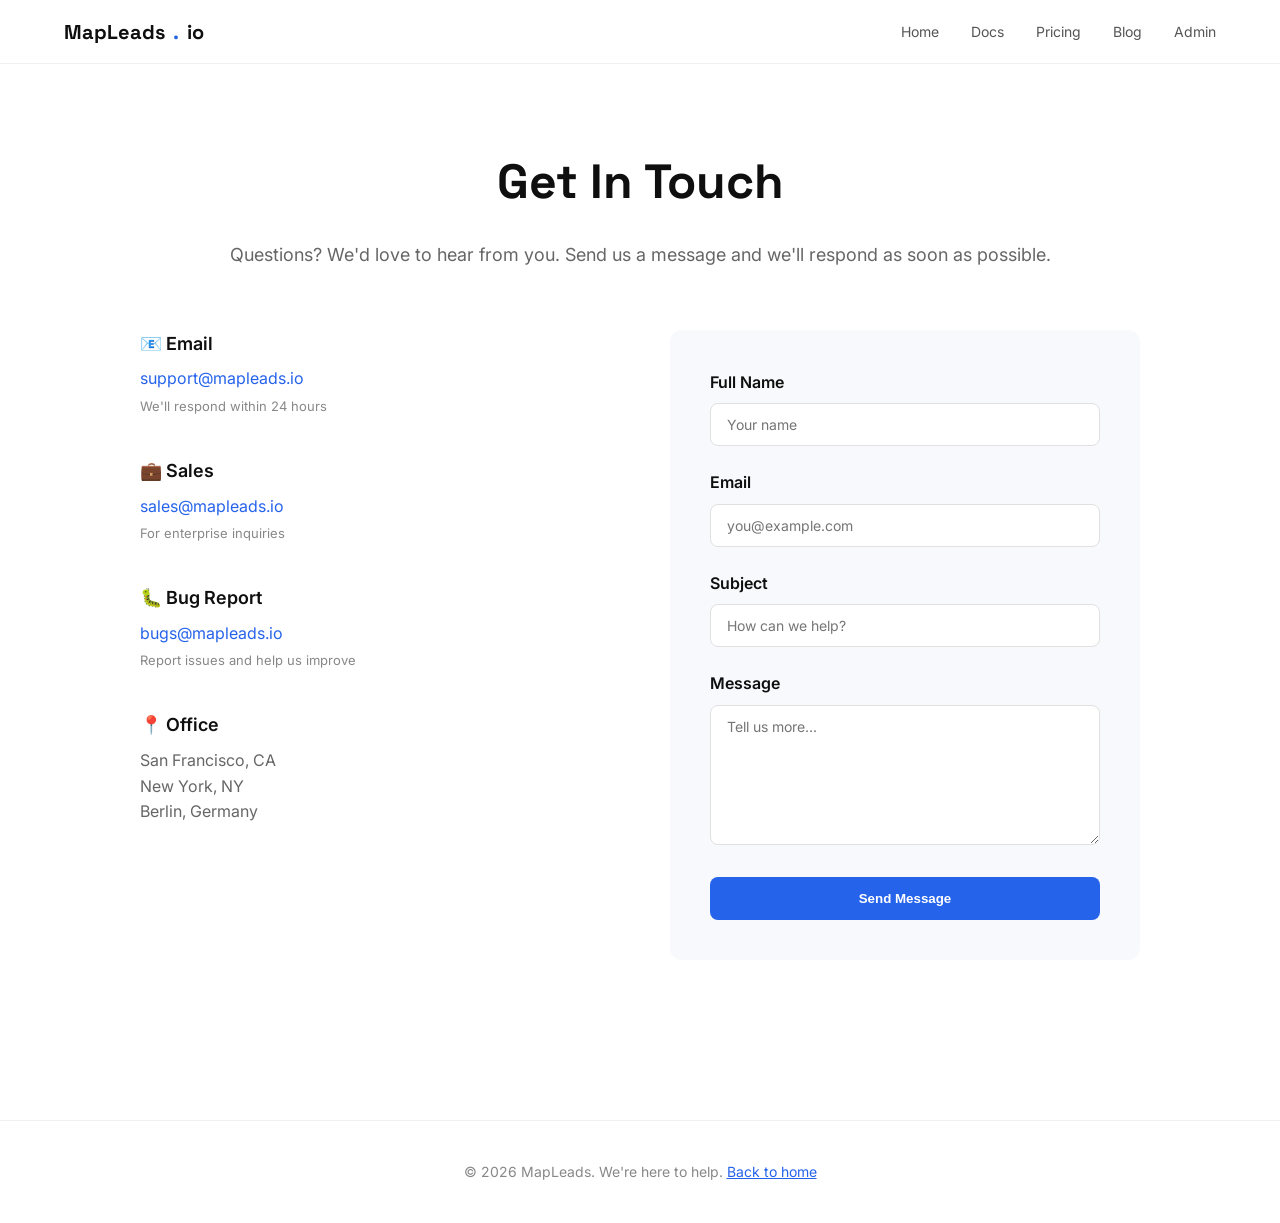
<file: contact.html>
<!DOCTYPE html>
<html lang="en">
<head>
<meta charset="UTF-8" />
<meta name="viewport" content="width=device-width, initial-scale=1.0" />
<title>Contact MapLeads - Get In Touch</title>
<link rel="preconnect" href="https://fonts.googleapis.com" />
<link rel="preconnect" href="https://fonts.gstatic.com" crossorigin />
<link href="https://fonts.googleapis.com/css2?family=Inter:wght@300;400;500;600;700;800&family=Space+Grotesk:wght@400;500;600;700&display=swap" rel="stylesheet" />
<style>
  *, *::before, *::after { box-sizing: border-box; margin: 0; padding: 0; }
  html { scroll-behavior: smooth; }
  body {
    font-family: 'Inter', sans-serif;
    background: #fff;
    color: #0f0f0f;
    line-height: 1.6;
  }
  nav {
    position: sticky;
    top: 0;
    z-index: 100;
    background: rgba(255,255,255,0.95);
    backdrop-filter: blur(12px);
    border-bottom: 1px solid #f0f0f0;
    padding: 0 5vw;
    display: flex;
    align-items: center;
    justify-content: space-between;
    height: 64px;
  }
  .logo {
    display: flex;
    align-items: center;
    gap: 8px;
    font-family: 'Space Grotesk', sans-serif;
    font-size: 20px;
    font-weight: 700;
    color: #0f0f0f;
    text-decoration: none;
  }
  .logo-dot { color: #2563eb; }
  .nav-links {
    display: flex;
    gap: 32px;
    list-style: none;
  }
  .nav-links a {
    text-decoration: none;
    color: #555;
    font-size: 14px;
    transition: color .2s;
  }
  .nav-links a:hover { color: #0f0f0f; }
  section { padding: 80px 5vw; }
  .inner { max-width: 1000px; margin: 0 auto; }
  h1 {
    font-family: 'Space Grotesk', sans-serif;
    font-size: 48px;
    font-weight: 700;
    text-align: center;
    margin-bottom: 20px;
  }
  .subtitle { text-align: center; color: #666; font-size: 18px; margin-bottom: 60px; }
  .contact-grid {
    display: grid;
    grid-template-columns: 1fr 1fr;
    gap: 60px;
    margin-bottom: 80px;
  }
  .contact-info {
    display: flex;
    flex-direction: column;
    gap: 40px;
  }
  .info-block h3 { font-size: 18px; font-weight: 600; margin-bottom: 8px; }
  .info-block p { color: #666; }
  .form-container {
    background: #f8f9fc;
    padding: 40px;
    border-radius: 12px;
  }
  .form-group {
    margin-bottom: 24px;
  }
  .form-group label {
    display: block;
    font-weight: 600;
    margin-bottom: 8px;
  }
  .form-group input,
  .form-group textarea {
    width: 100%;
    padding: 12px 16px;
    border: 1.5px solid #e0e0e0;
    border-radius: 8px;
    font-family: 'Inter', sans-serif;
    font-size: 14px;
    transition: border-color 0.2s;
  }
  .form-group input:focus,
  .form-group textarea:focus {
    outline: none;
    border-color: #2563eb;
  }
  .form-group textarea {
    resize: vertical;
    min-height: 140px;
  }
  .submit-btn {
    width: 100%;
    background: #2563eb;
    color: #fff;
    border: none;
    padding: 14px;
    border-radius: 8px;
    font-weight: 600;
    cursor: pointer;
    transition: background 0.2s;
  }
  .submit-btn:hover { background: #1d4ed8; }
  .success-msg {
    display: none;
    background: #d1fae5;
    color: #065f46;
    padding: 16px;
    border-radius: 8px;
    margin-bottom: 16px;
    font-size: 14px;
  }
  .success-msg.show { display: block; }
  .footer { text-align: center; color: #888; font-size: 14px; padding: 40px; border-top: 1px solid #f0f0f0; }
  @media (max-width: 768px) {
    .contact-grid { grid-template-columns: 1fr; }
    h1 { font-size: 32px; }
    section { padding: 40px 5vw; }
  }
</style>
</head>
<body>

<nav>
  <a href="/" class="logo">MapLeads<span class="logo-dot">.</span>io</a>
  <ul class="nav-links">
    <li><a href="/">Home</a></li>
    <li><a href="/docs.html">Docs</a></li>
    <li><a href="/pricing.html">Pricing</a></li>
    <li><a href="/blog.html">Blog</a></li>
    <li><a href="/admin.html">Admin</a></li>
  </ul>
</nav>

<section>
  <div class="inner">
    <h1>Get In Touch</h1>
    <p class="subtitle">Questions? We'd love to hear from you. Send us a message and we'll respond as soon as possible.</p>
    
    <div class="contact-grid">
      <div class="contact-info">
        <div class="info-block">
          <h3>📧 Email</h3>
          <p><a href="mailto:support@mapleads.io" style="color: #2563eb; text-decoration: none;">support@mapleads.io</a></p>
          <p style="font-size: 13px; color: #888; margin-top: 4px;">We'll respond within 24 hours</p>
        </div>
        
        <div class="info-block">
          <h3>💼 Sales</h3>
          <p><a href="mailto:sales@mapleads.io" style="color: #2563eb; text-decoration: none;">sales@mapleads.io</a></p>
          <p style="font-size: 13px; color: #888; margin-top: 4px;">For enterprise inquiries</p>
        </div>
        
        <div class="info-block">
          <h3>🐛 Bug Report</h3>
          <p><a href="mailto:bugs@mapleads.io" style="color: #2563eb; text-decoration: none;">bugs@mapleads.io</a></p>
          <p style="font-size: 13px; color: #888; margin-top: 4px;">Report issues and help us improve</p>
        </div>
        
        <div class="info-block">
          <h3>📍 Office</h3>
          <p>San Francisco, CA<br>New York, NY<br>Berlin, Germany</p>
        </div>
      </div>
      
      <div class="form-container">
        <div class="success-msg" id="successMsg">✓ Message sent! We'll get back to you soon.</div>
        <form onsubmit="handleContact(event)">
          <div class="form-group">
            <label>Full Name</label>
            <input type="text" placeholder="Your name" required>
          </div>
          <div class="form-group">
            <label>Email</label>
            <input type="email" placeholder="you@example.com" required>
          </div>
          <div class="form-group">
            <label>Subject</label>
            <input type="text" placeholder="How can we help?" required>
          </div>
          <div class="form-group">
            <label>Message</label>
            <textarea placeholder="Tell us more..." required></textarea>
          </div>
          <button type="submit" class="submit-btn">Send Message</button>
        </form>
      </div>
    </div>
  </div>
</section>

<div class="footer">
  <p>&copy; 2026 MapLeads. We're here to help. <a href="/" style="color: #2563eb;">Back to home</a></p>
</div>

<script>
  function handleContact(e) {
    e.preventDefault();
    document.getElementById('successMsg').classList.add('show');
    e.target.reset();
    setTimeout(() => document.getElementById('successMsg').classList.remove('show'), 3000);
  }
</script>

</body>
</html>
</file>
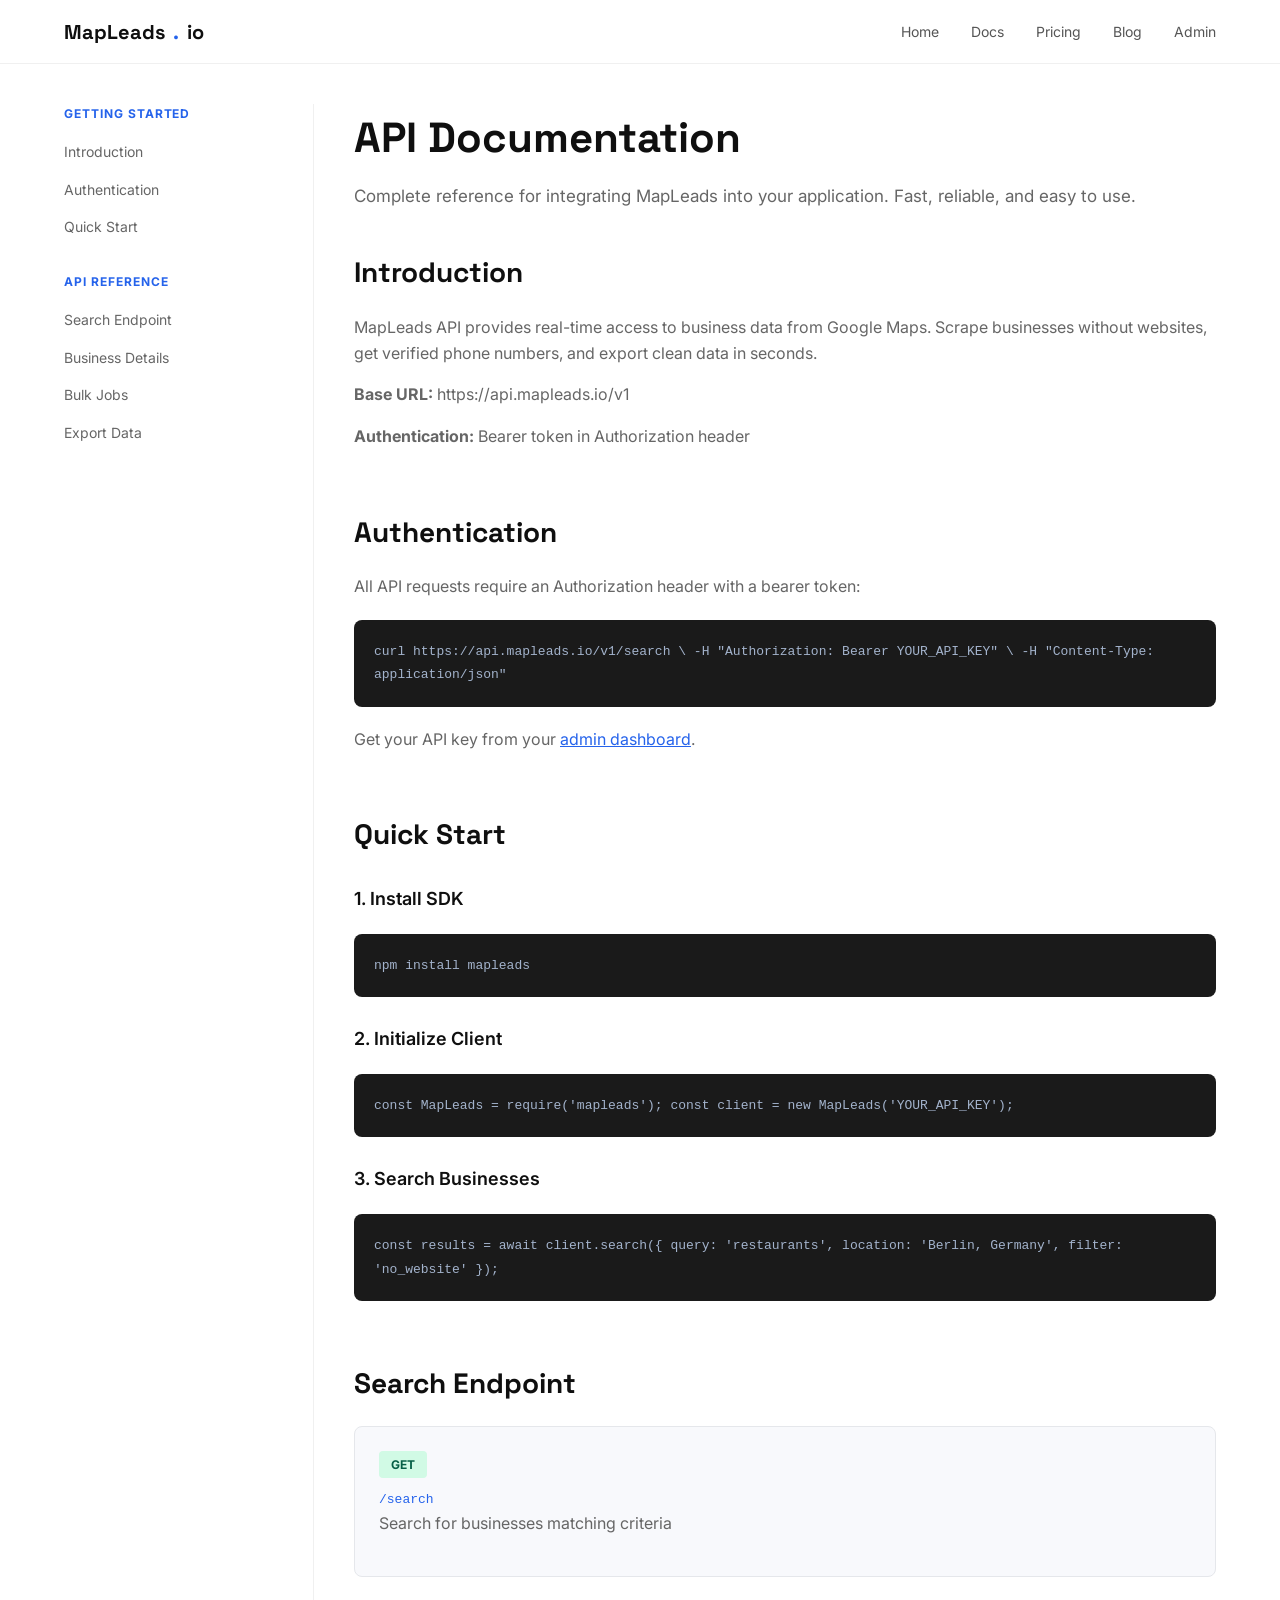
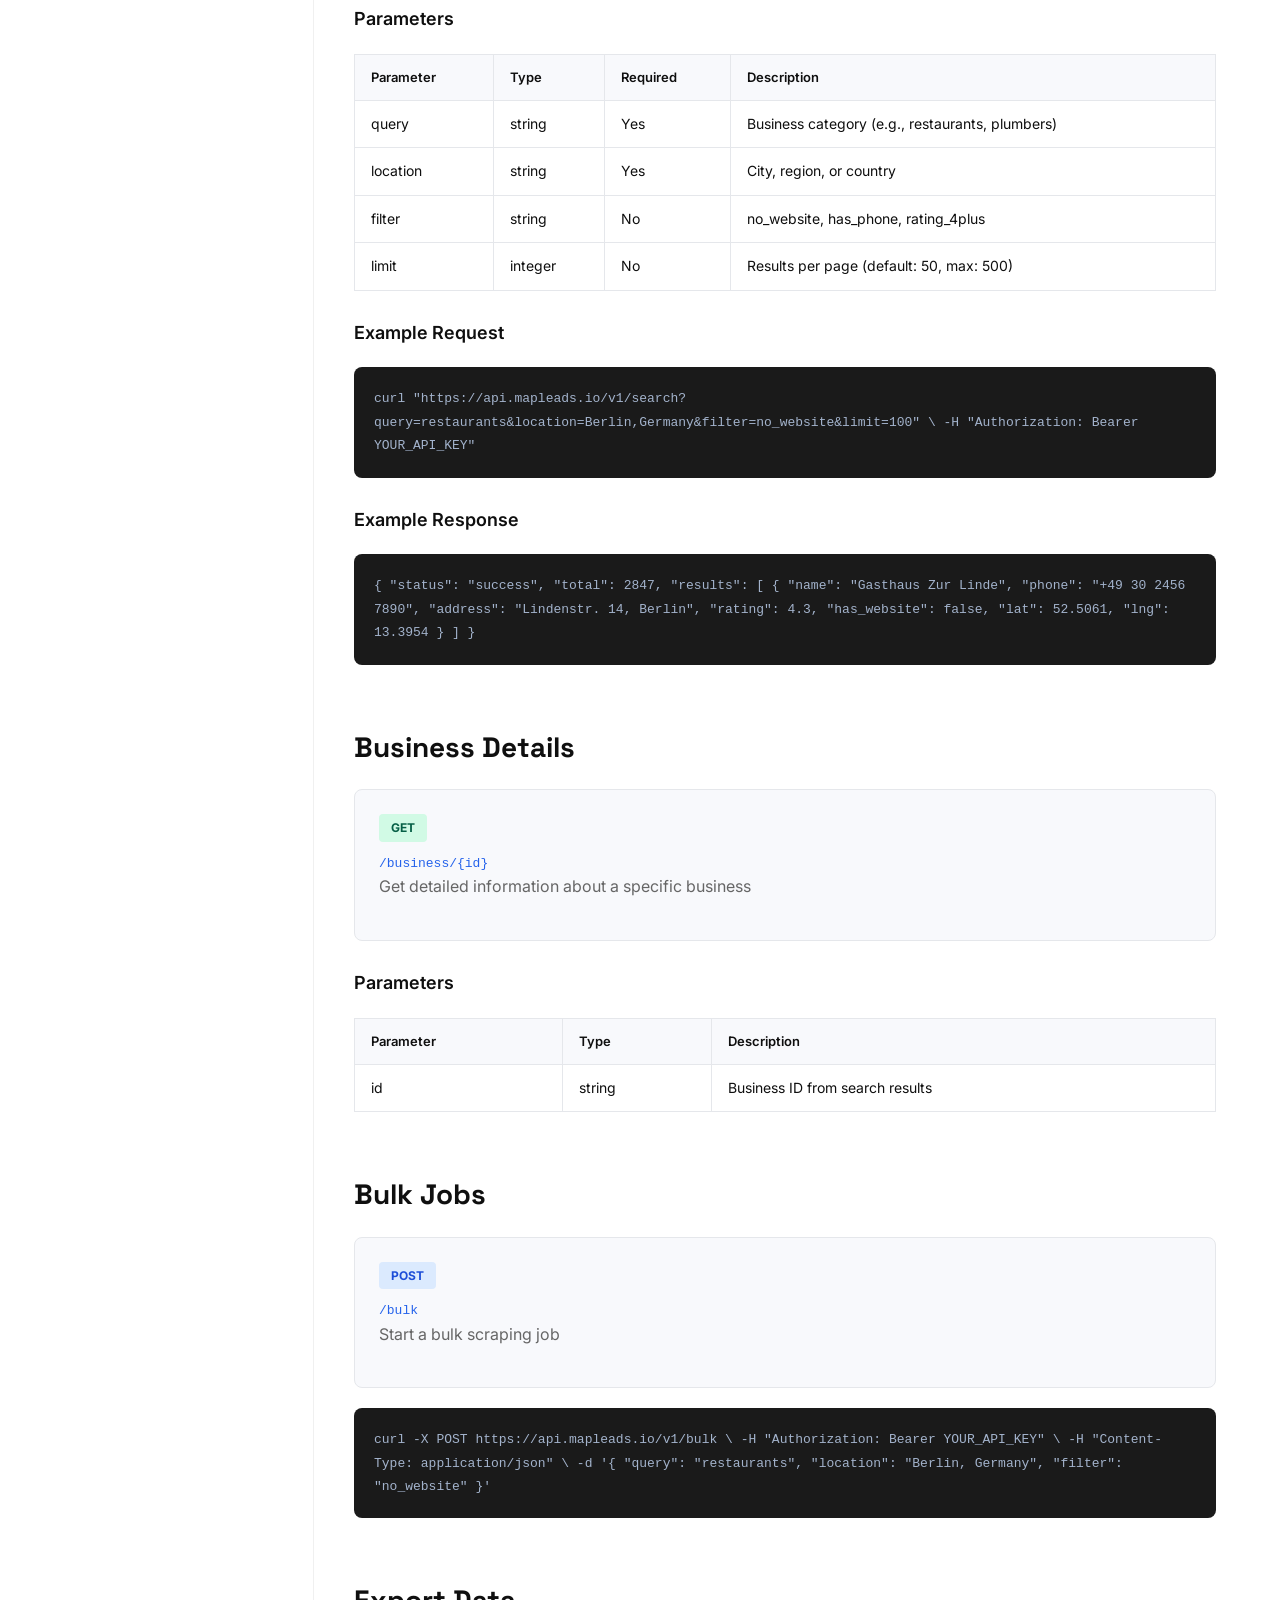
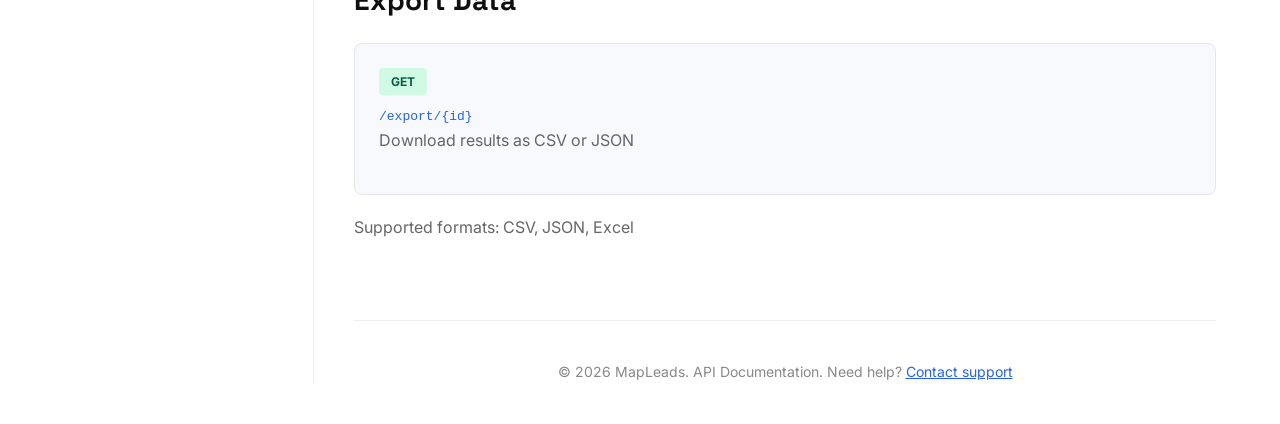
<file: docs.html>
<!DOCTYPE html>
<html lang="en">
<head>
<meta charset="UTF-8" />
<meta name="viewport" content="width=device-width, initial-scale=1.0" />
<title>MapLeads API Documentation</title>
<link rel="preconnect" href="https://fonts.googleapis.com" />
<link rel="preconnect" href="https://fonts.gstatic.com" crossorigin />
<link href="https://fonts.googleapis.com/css2?family=Inter:wght@300;400;500;600;700;800&family=Space+Grotesk:wght@400;500;600;700&display=swap" rel="stylesheet" />
<style>
  *, *::before, *::after { box-sizing: border-box; margin: 0; padding: 0; }
  html { scroll-behavior: smooth; }
  body {
    font-family: 'Inter', sans-serif;
    background: #fff;
    color: #0f0f0f;
    line-height: 1.6;
  }
  nav {
    position: sticky;
    top: 0;
    z-index: 100;
    background: rgba(255,255,255,0.95);
    backdrop-filter: blur(12px);
    border-bottom: 1px solid #f0f0f0;
    padding: 0 5vw;
    display: flex;
    align-items: center;
    justify-content: space-between;
    height: 64px;
  }
  .logo {
    display: flex;
    align-items: center;
    gap: 8px;
    font-family: 'Space Grotesk', sans-serif;
    font-size: 20px;
    font-weight: 700;
    color: #0f0f0f;
    text-decoration: none;
  }
  .logo-dot { color: #2563eb; }
  .nav-links {
    display: flex;
    gap: 32px;
    list-style: none;
  }
  .nav-links a {
    text-decoration: none;
    color: #555;
    font-size: 14px;
    transition: color .2s;
  }
  .nav-links a:hover { color: #0f0f0f; }
  .container {
    display: grid;
    grid-template-columns: 250px 1fr;
    gap: 40px;
    max-width: 1400px;
    margin: 0 auto;
    padding: 40px 5vw;
  }
  .sidebar {
    border-right: 1px solid #f0f0f0;
    padding-right: 40px;
  }
  .sidebar h3 {
    font-size: 12px;
    font-weight: 700;
    color: #2563eb;
    letter-spacing: 0.08em;
    text-transform: uppercase;
    margin-bottom: 16px;
  }
  .sidebar ul {
    list-style: none;
  }
  .sidebar li {
    margin-bottom: 12px;
  }
  .sidebar a {
    color: #666;
    text-decoration: none;
    font-size: 14px;
    transition: color .2s;
  }
  .sidebar a:hover { color: #2563eb; }
  .content h1 {
    font-family: 'Space Grotesk', sans-serif;
    font-size: 42px;
    font-weight: 700;
    margin-bottom: 12px;
  }
  .content > p {
    color: #666;
    font-size: 17px;
    margin-bottom: 40px;
  }
  .section {
    margin-bottom: 60px;
  }
  .section h2 {
    font-family: 'Space Grotesk', sans-serif;
    font-size: 28px;
    font-weight: 700;
    margin-bottom: 20px;
    color: #0f0f0f;
  }
  .section h3 {
    font-size: 18px;
    font-weight: 600;
    margin-top: 28px;
    margin-bottom: 12px;
  }
  .section p { color: #666; margin-bottom: 16px; }
  .code-block {
    background: #1a1a1a;
    color: #a3b3cc;
    padding: 20px;
    border-radius: 8px;
    overflow-x: auto;
    margin: 20px 0;
    font-family: monospace;
    font-size: 13px;
    line-height: 1.8;
  }
  .endpoint-card {
    background: #f8f9fc;
    border: 1px solid #e5e7eb;
    border-radius: 8px;
    padding: 24px;
    margin-bottom: 20px;
  }
  .method {
    display: inline-block;
    padding: 4px 12px;
    border-radius: 4px;
    font-size: 12px;
    font-weight: 700;
    margin-bottom: 12px;
  }
  .method-get { background: #d1fae5; color: #065f46; }
  .method-post { background: #dbeafe; color: #1d4ed8; }
  .endpoint-path { font-family: monospace; color: #2563eb; }
  .param-table {
    width: 100%;
    border-collapse: collapse;
    margin: 20px 0;
  }
  .param-table th, .param-table td {
    border: 1px solid #e5e7eb;
    padding: 12px 16px;
    text-align: left;
  }
  .param-table th {
    background: #f8f9fc;
    font-weight: 600;
    font-size: 13px;
  }
  .param-table td { font-size: 14px; }
  .footer {
    margin-top: 80px;
    padding-top: 40px;
    border-top: 1px solid #f0f0f0;
    text-align: center;
    color: #888;
    font-size: 14px;
  }
  @media (max-width: 768px) {
    .container { grid-template-columns: 1fr; }
    .sidebar { border-right: none; border-bottom: 1px solid #f0f0f0; padding-right: 0; padding-bottom: 40px; }
  }
</style>
</head>
<body>

<nav>
  <a href="/" class="logo">MapLeads<span class="logo-dot">.</span>io</a>
  <ul class="nav-links">
    <li><a href="/">Home</a></li>
    <li><a href="/docs.html">Docs</a></li>
    <li><a href="/pricing.html">Pricing</a></li>
    <li><a href="/blog.html">Blog</a></li>
    <li><a href="/admin.html">Admin</a></li>
  </ul>
</nav>

<div class="container">
  <aside class="sidebar">
    <div>
      <h3>Getting Started</h3>
      <ul>
        <li><a href="#intro">Introduction</a></li>
        <li><a href="#auth">Authentication</a></li>
        <li><a href="#quickstart">Quick Start</a></li>
      </ul>
    </div>
    <div style="margin-top: 32px;">
      <h3>API Reference</h3>
      <ul>
        <li><a href="#search">Search Endpoint</a></li>
        <li><a href="#business">Business Details</a></li>
        <li><a href="#bulk">Bulk Jobs</a></li>
        <li><a href="#export">Export Data</a></li>
      </ul>
    </div>
  </aside>

  <main class="content">
    <h1>API Documentation</h1>
    <p>Complete reference for integrating MapLeads into your application. Fast, reliable, and easy to use.</p>

    <div class="section" id="intro">
      <h2>Introduction</h2>
      <p>MapLeads API provides real-time access to business data from Google Maps. Scrape businesses without websites, get verified phone numbers, and export clean data in seconds.</p>
      <p><strong>Base URL:</strong> https://api.mapleads.io/v1</p>
      <p><strong>Authentication:</strong> Bearer token in Authorization header</p>
    </div>

    <div class="section" id="auth">
      <h2>Authentication</h2>
      <p>All API requests require an Authorization header with a bearer token:</p>
      <div class="code-block">curl https://api.mapleads.io/v1/search \
  -H "Authorization: Bearer YOUR_API_KEY" \
  -H "Content-Type: application/json"</div>
      <p>Get your API key from your <a href="/admin.html" style="color: #2563eb;">admin dashboard</a>.</p>
    </div>

    <div class="section" id="quickstart">
      <h2>Quick Start</h2>
      <h3>1. Install SDK</h3>
      <div class="code-block">npm install mapleads</div>
      <h3>2. Initialize Client</h3>
      <div class="code-block">const MapLeads = require('mapleads');
const client = new MapLeads('YOUR_API_KEY');</div>
      <h3>3. Search Businesses</h3>
      <div class="code-block">const results = await client.search({
  query: 'restaurants',
  location: 'Berlin, Germany',
  filter: 'no_website'
});</div>
    </div>

    <div class="section" id="search">
      <h2>Search Endpoint</h2>
      <div class="endpoint-card">
        <span class="method method-get">GET</span>
        <div class="endpoint-path">/search</div>
        <p>Search for businesses matching criteria</p>
      </div>
      <h3>Parameters</h3>
      <table class="param-table">
        <thead>
          <tr>
            <th>Parameter</th>
            <th>Type</th>
            <th>Required</th>
            <th>Description</th>
          </tr>
        </thead>
        <tbody>
          <tr>
            <td>query</td>
            <td>string</td>
            <td>Yes</td>
            <td>Business category (e.g., restaurants, plumbers)</td>
          </tr>
          <tr>
            <td>location</td>
            <td>string</td>
            <td>Yes</td>
            <td>City, region, or country</td>
          </tr>
          <tr>
            <td>filter</td>
            <td>string</td>
            <td>No</td>
            <td>no_website, has_phone, rating_4plus</td>
          </tr>
          <tr>
            <td>limit</td>
            <td>integer</td>
            <td>No</td>
            <td>Results per page (default: 50, max: 500)</td>
          </tr>
        </tbody>
      </table>
      <h3>Example Request</h3>
      <div class="code-block">curl "https://api.mapleads.io/v1/search?query=restaurants&location=Berlin,Germany&filter=no_website&limit=100" \
  -H "Authorization: Bearer YOUR_API_KEY"</div>
      <h3>Example Response</h3>
      <div class="code-block">{
  "status": "success",
  "total": 2847,
  "results": [
    {
      "name": "Gasthaus Zur Linde",
      "phone": "+49 30 2456 7890",
      "address": "Lindenstr. 14, Berlin",
      "rating": 4.3,
      "has_website": false,
      "lat": 52.5061,
      "lng": 13.3954
    }
  ]
}</div>
    </div>

    <div class="section" id="business">
      <h2>Business Details</h2>
      <div class="endpoint-card">
        <span class="method method-get">GET</span>
        <div class="endpoint-path">/business/{id}</div>
        <p>Get detailed information about a specific business</p>
      </div>
      <h3>Parameters</h3>
      <table class="param-table">
        <thead>
          <tr>
            <th>Parameter</th>
            <th>Type</th>
            <th>Description</th>
          </tr>
        </thead>
        <tbody>
          <tr>
            <td>id</td>
            <td>string</td>
            <td>Business ID from search results</td>
          </tr>
        </tbody>
      </table>
    </div>

    <div class="section" id="bulk">
      <h2>Bulk Jobs</h2>
      <div class="endpoint-card">
        <span class="method method-post">POST</span>
        <div class="endpoint-path">/bulk</div>
        <p>Start a bulk scraping job</p>
      </div>
      <div class="code-block">curl -X POST https://api.mapleads.io/v1/bulk \
  -H "Authorization: Bearer YOUR_API_KEY" \
  -H "Content-Type: application/json" \
  -d '{
    "query": "restaurants",
    "location": "Berlin, Germany",
    "filter": "no_website"
  }'</div>
    </div>

    <div class="section" id="export">
      <h2>Export Data</h2>
      <div class="endpoint-card">
        <span class="method method-get">GET</span>
        <div class="endpoint-path">/export/{id}</div>
        <p>Download results as CSV or JSON</p>
      </div>
      <p>Supported formats: CSV, JSON, Excel</p>
    </div>

    <div class="footer">
      <p>&copy; 2026 MapLeads. API Documentation. Need help? <a href="/contact.html" style="color: #2563eb;">Contact support</a></p>
    </div>
  </main>
</div>

</body>
</html>
</file>
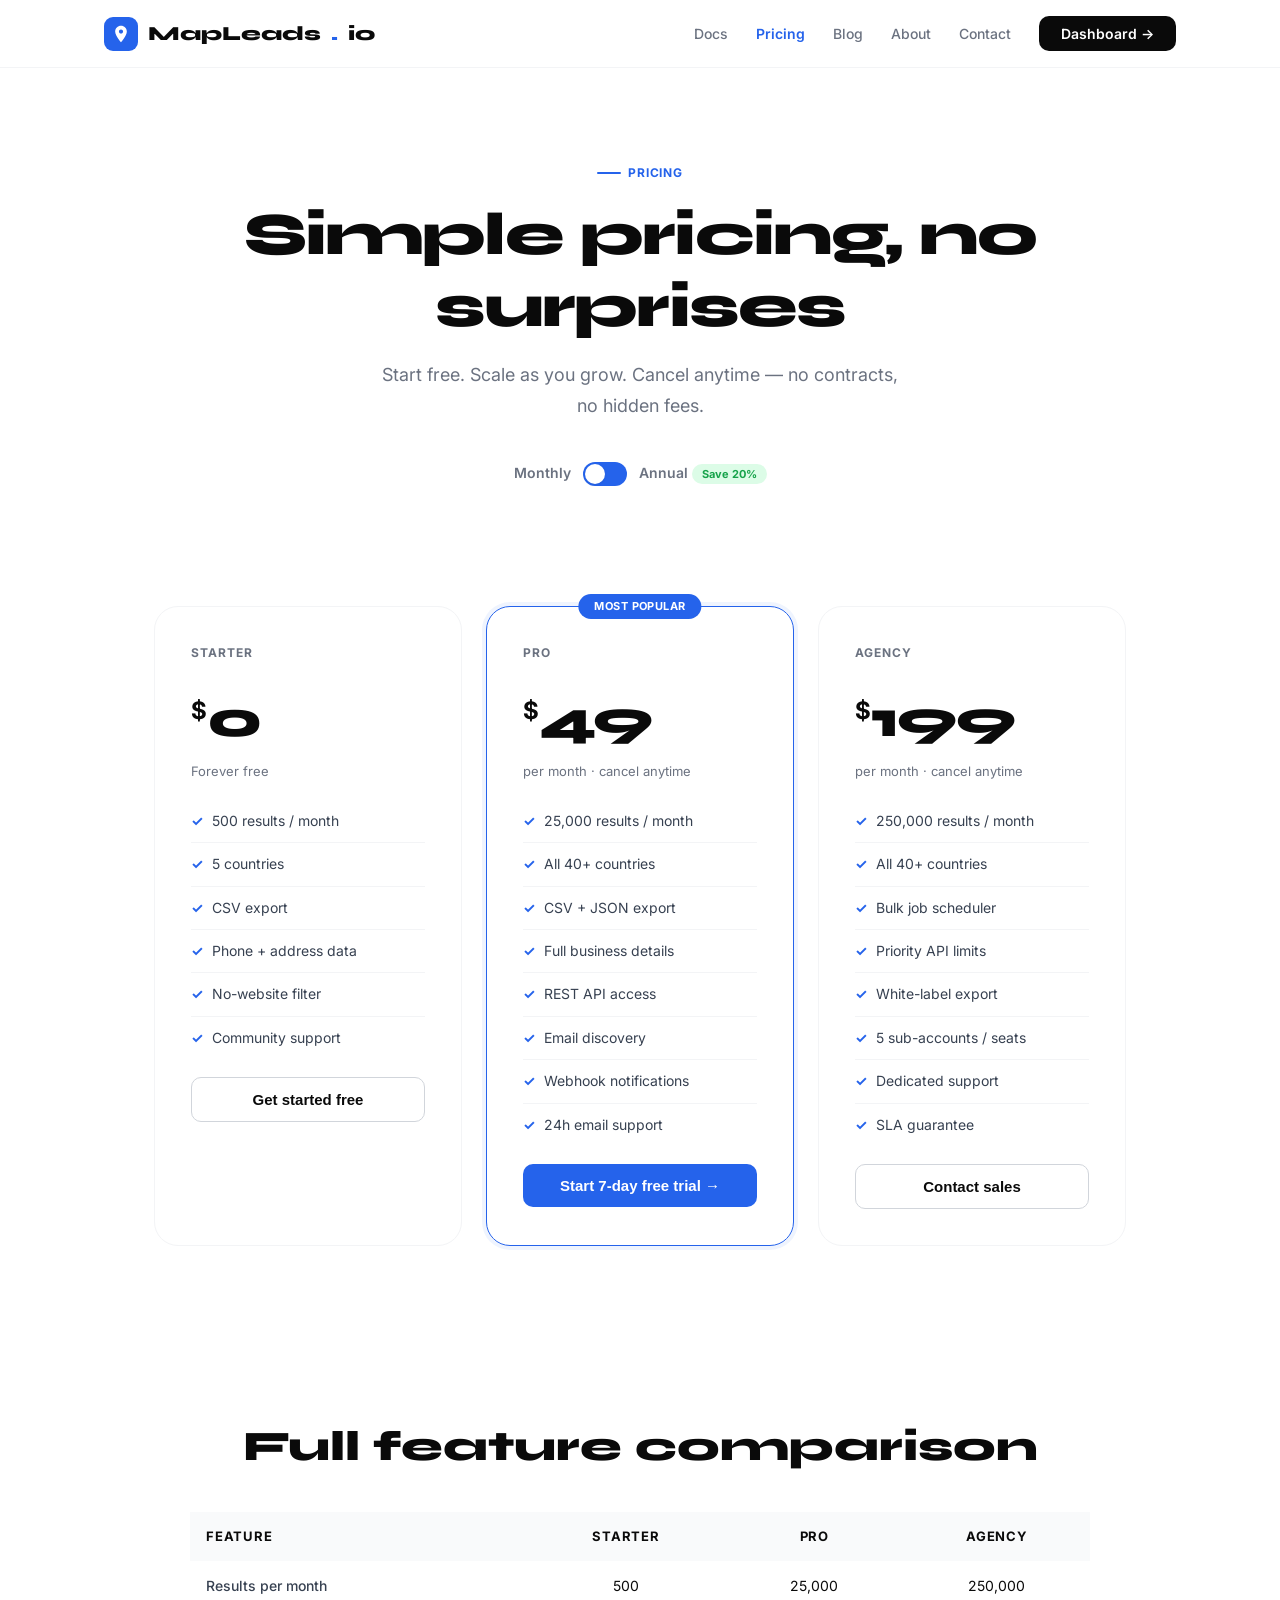
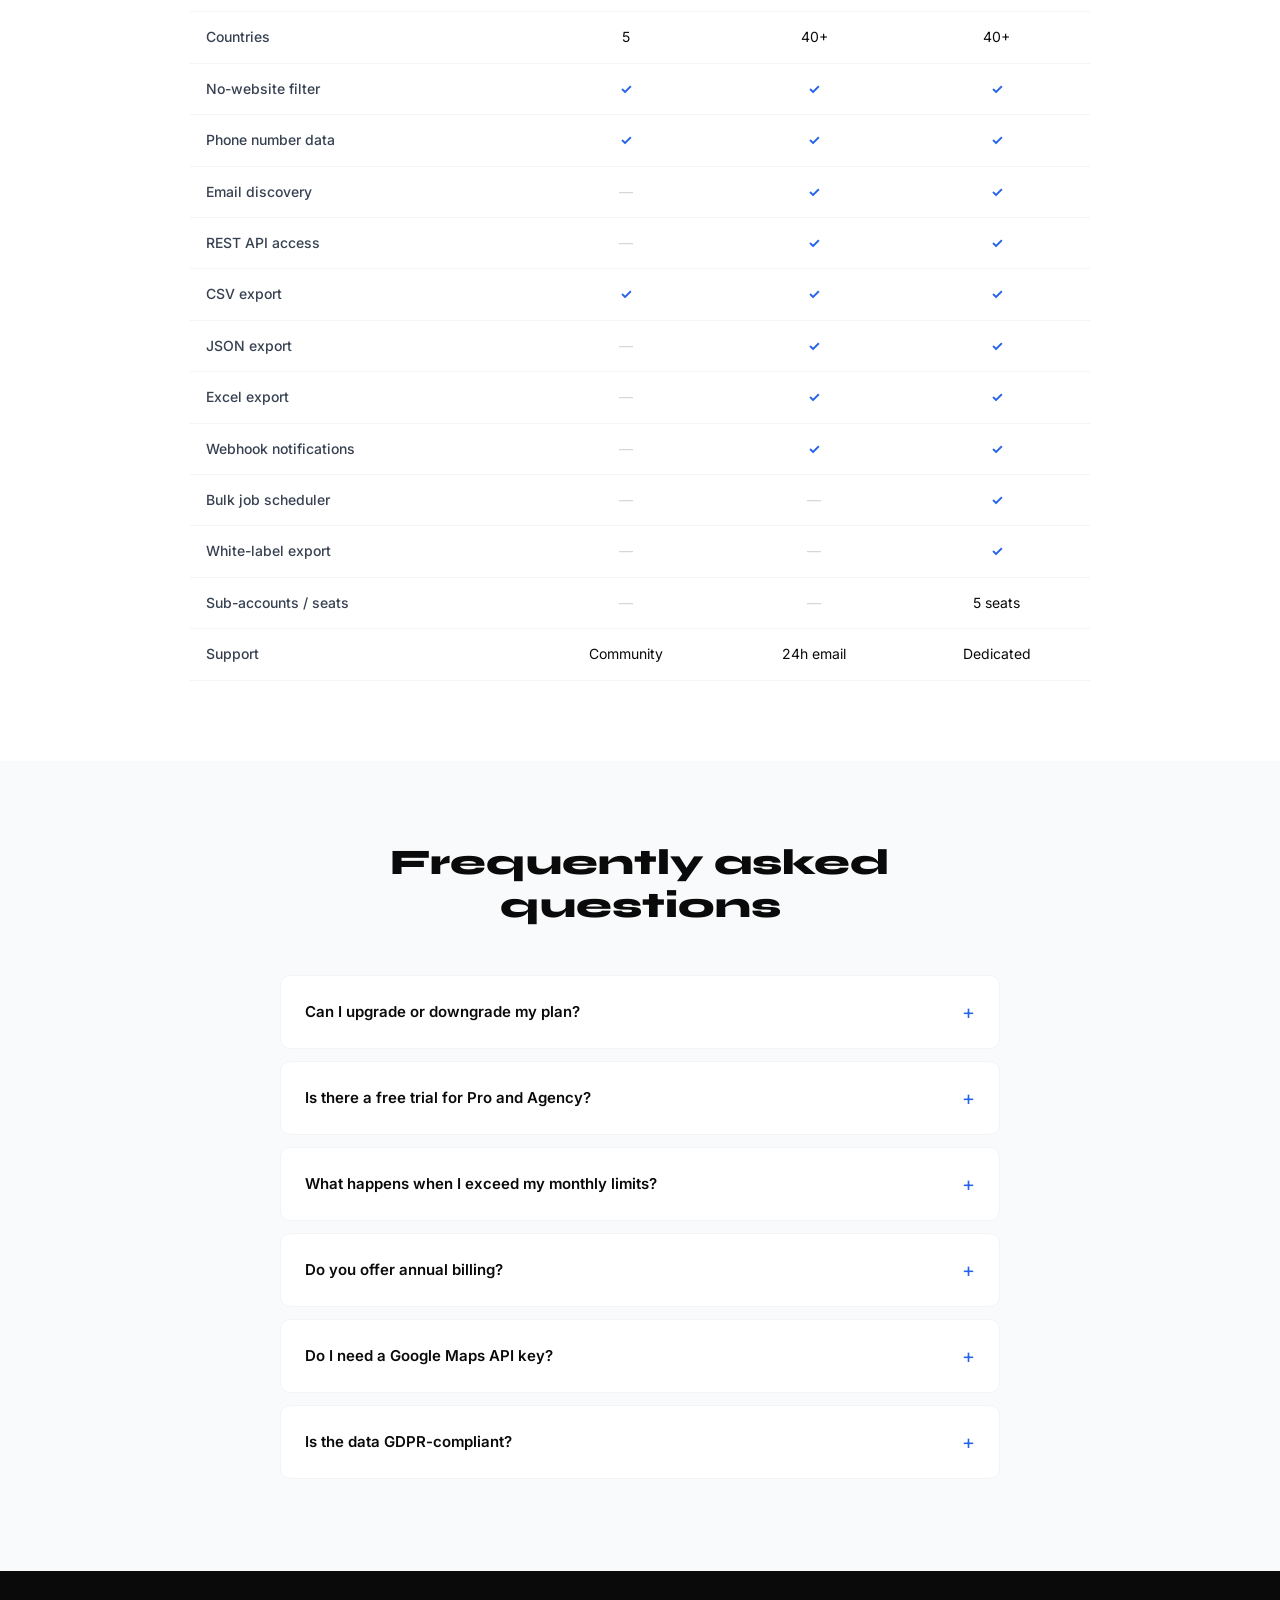
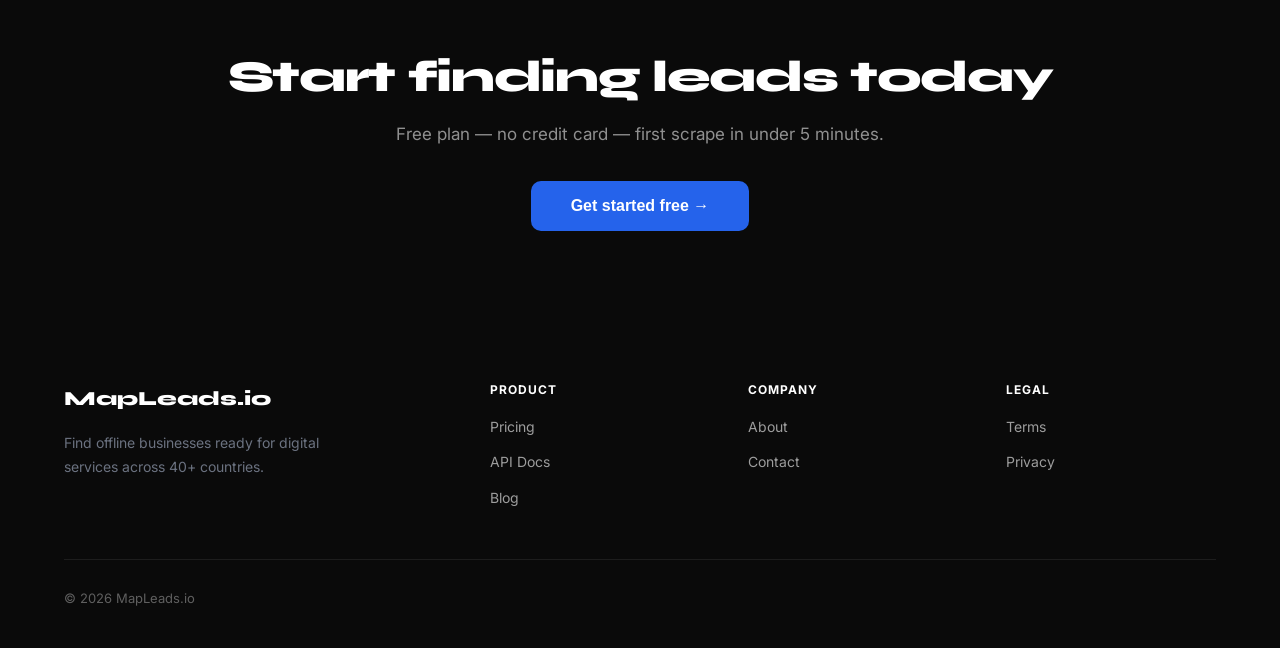
<file: pricing.html>
<!DOCTYPE html>
<html lang="en">
<head>
<meta charset="UTF-8" />
<meta name="viewport" content="width=device-width, initial-scale=1.0" />
<title>MapLeads Pricing — Simple, Transparent Plans</title>
<meta name="description" content="Start free. Scale as you grow. MapLeads pricing plans for freelancers, agencies, and enterprises." />
<link rel="preconnect" href="https://fonts.googleapis.com" />
<link rel="preconnect" href="https://fonts.gstatic.com" crossorigin />
<link href="https://fonts.googleapis.com/css2?family=Inter:wght@300;400;500;600;700;800;900&family=Syne:wght@700;800&display=swap" rel="stylesheet" />
<link rel="stylesheet" href="main.css" />
<style>
.page-hero { padding: 88px 5vw 64px; text-align: center; }
.page-hero h1 { font-family:'Syne',sans-serif; font-weight:800; letter-spacing:-0.03em; margin-bottom:16px; }
.page-hero p  { font-size:18px; max-width:520px; margin:0 auto 40px; }

.toggle-wrap { display:flex; align-items:center; justify-content:center; gap:12px; margin-bottom:56px; font-size:14px; font-weight:600; color:var(--gray-500); }
.toggle { width:44px; height:24px; background:var(--blue); border-radius:100px; position:relative; cursor:pointer; transition:background .2s; }
.toggle-knob { position:absolute; top:2px; left:2px; width:20px; height:20px; background:#fff; border-radius:50%; transition:transform .2s; box-shadow:var(--shadow-sm); }
.toggle.off { background:var(--gray-300); }
.save-badge { background:var(--green-light); color:var(--green); font-size:11px; font-weight:700; padding:3px 10px; border-radius:100px; }

.pricing-grid { display:grid; grid-template-columns:repeat(3,1fr); gap:24px; max-width:1100px; margin:0 auto; padding:0 5vw 96px; }
.plan { border:1.5px solid var(--gray-100); border-radius:var(--radius-xl); padding:36px; position:relative; transition:var(--transition); }
.plan:hover { border-color:var(--blue); box-shadow:var(--shadow); }
.plan.pop { border-color:var(--blue); box-shadow:0 0 0 4px rgba(37,99,235,.07); }
.plan-badge { position:absolute; top:-13px; left:50%; transform:translateX(-50%); background:var(--blue); color:#fff; font-size:11px; font-weight:700; padding:4px 16px; border-radius:100px; white-space:nowrap; letter-spacing:.04em; text-transform:uppercase; }
.plan-name { font-size:12px; font-weight:700; text-transform:uppercase; letter-spacing:.08em; color:var(--gray-500); margin-bottom:16px; }
.plan-price .amt { font-family:'Syne',sans-serif; font-size:52px; font-weight:800; letter-spacing:-0.03em; }
.plan-price .cur { font-size:24px; font-weight:700; vertical-align:top; margin-top:14px; display:inline-block; }
.plan-period { font-size:13px; color:var(--gray-500); margin-bottom:28px; }
.plan-feats { list-style:none; display:flex; flex-direction:column; gap:10px; margin-bottom:28px; }
.plan-feats li { font-size:14px; color:var(--gray-700); display:flex; align-items:center; gap:9px; padding-bottom:10px; border-bottom:1px solid var(--gray-100); }
.plan-feats li:last-child { border-bottom:none; padding-bottom:0; }
.plan-feats li::before { content:'✓'; color:var(--blue); font-weight:700; flex-shrink:0; }

.faq-section { background:var(--gray-50); padding:80px 5vw; }
.faq-inner { max-width:720px; margin:0 auto; }
.faq-inner h2 { font-family:'Syne',sans-serif; font-size:36px; font-weight:800; text-align:center; margin-bottom:48px; }
.faq-item { border:1px solid var(--gray-100); border-radius:var(--radius); background:#fff; margin-bottom:12px; overflow:hidden; }
.faq-q { padding:20px 24px; font-size:15px; font-weight:600; cursor:pointer; display:flex; justify-content:space-between; align-items:center; }
.faq-q::after { content:'+'; font-size:20px; color:var(--blue); font-weight:400; transition:transform .2s; }
.faq-item.open .faq-q::after { transform:rotate(45deg); }
.faq-a { font-size:14px; color:var(--gray-500); line-height:1.75; padding:0 24px 20px; display:none; }
.faq-item.open .faq-a { display:block; }

.compare-section { padding:80px 5vw; }
.compare-inner { max-width:900px; margin:0 auto; }
.compare-inner h2 { font-family:'Syne',sans-serif; font-weight:800; text-align:center; margin-bottom:40px; }
.compare-table { width:100%; border-collapse:collapse; }
.compare-table th { padding:14px 16px; text-align:center; font-size:13px; font-weight:700; text-transform:uppercase; letter-spacing:.06em; background:var(--gray-50); }
.compare-table th:first-child { text-align:left; }
.compare-table td { padding:14px 16px; text-align:center; font-size:14px; border-bottom:1px solid var(--gray-100); }
.compare-table td:first-child { text-align:left; font-weight:500; color:var(--gray-700); }
.compare-table tr:hover td { background:var(--gray-50); }
.check { color:var(--blue); font-weight:700; }
.cross { color:var(--gray-300); }

@media(max-width:900px) { .pricing-grid { grid-template-columns:1fr; max-width:480px; } }
@media(max-width:640px) { .compare-table { font-size:12px; } .compare-table th,.compare-table td { padding:10px 8px; } }
</style>
</head>
<body>
<nav class="nav">
  <div class="nav-inner">
    <a href="index.html" class="nav-logo">
      <div class="nav-logo-icon"><svg viewBox="0 0 24 24"><path d="M12 2C8.13 2 5 5.13 5 9c0 5.25 7 13 7 13s7-7.75 7-13c0-3.87-3.13-7-7-7zm0 9.5c-1.38 0-2.5-1.12-2.5-2.5s1.12-2.5 2.5-2.5 2.5 1.12 2.5 2.5-1.12 2.5-2.5 2.5z"/></svg></div>
      MapLeads<span class="dot">.</span>io
    </a>
    <ul class="nav-links" id="navLinks">
      <li><a href="docs.html">Docs</a></li>
      <li><a href="pricing.html" style="color:var(--blue);font-weight:600;">Pricing</a></li>
      <li><a href="blog.html">Blog</a></li>
      <li><a href="about.html">About</a></li>
      <li><a href="contact.html">Contact</a></li>
      <li><a href="admin.html" class="nav-cta">Dashboard →</a></li>
    </ul>
    <button class="nav-burger" onclick="toggleNav()"><span></span><span></span><span></span></button>
  </div>
</nav>

<div class="page-hero">
  <div class="eyebrow">Pricing</div>
  <h1>Simple pricing, no surprises</h1>
  <p>Start free. Scale as you grow. Cancel anytime — no contracts, no hidden fees.</p>
  <div class="toggle-wrap">
    <span>Monthly</span>
    <div class="toggle" id="billingToggle" onclick="toggleBilling()"><div class="toggle-knob" id="toggleKnob"></div></div>
    <span>Annual <span class="save-badge">Save 20%</span></span>
  </div>
</div>

<div class="pricing-grid">
  <div class="plan">
    <div class="plan-name">Starter</div>
    <div class="plan-price"><span class="cur">$</span><span class="amt" id="p1">0</span></div>
    <div class="plan-period">Forever free</div>
    <ul class="plan-feats">
      <li>500 results / month</li>
      <li>5 countries</li>
      <li>CSV export</li>
      <li>Phone + address data</li>
      <li>No-website filter</li>
      <li>Community support</li>
    </ul>
    <button class="btn btn-outline btn-full" onclick="openModal('signup')">Get started free</button>
  </div>
  <div class="plan pop">
    <div class="plan-badge">Most popular</div>
    <div class="plan-name">Pro</div>
    <div class="plan-price"><span class="cur">$</span><span class="amt" id="p2">49</span></div>
    <div class="plan-period" id="pp2">per month · cancel anytime</div>
    <ul class="plan-feats">
      <li>25,000 results / month</li>
      <li>All 40+ countries</li>
      <li>CSV + JSON export</li>
      <li>Full business details</li>
      <li>REST API access</li>
      <li>Email discovery</li>
      <li>Webhook notifications</li>
      <li>24h email support</li>
    </ul>
    <button class="btn btn-blue btn-full" onclick="openModal('signup')">Start 7-day free trial →</button>
  </div>
  <div class="plan">
    <div class="plan-name">Agency</div>
    <div class="plan-price"><span class="cur">$</span><span class="amt" id="p3">199</span></div>
    <div class="plan-period" id="pp3">per month · cancel anytime</div>
    <ul class="plan-feats">
      <li>250,000 results / month</li>
      <li>All 40+ countries</li>
      <li>Bulk job scheduler</li>
      <li>Priority API limits</li>
      <li>White-label export</li>
      <li>5 sub-accounts / seats</li>
      <li>Dedicated support</li>
      <li>SLA guarantee</li>
    </ul>
    <button class="btn btn-outline btn-full" onclick="openModal('contact')">Contact sales</button>
  </div>
</div>

<section class="compare-section">
  <div class="compare-inner">
    <h2>Full feature comparison</h2>
    <table class="compare-table">
      <thead>
        <tr>
          <th>Feature</th>
          <th>Starter</th>
          <th>Pro</th>
          <th>Agency</th>
        </tr>
      </thead>
      <tbody>
        <tr><td>Results per month</td><td>500</td><td>25,000</td><td>250,000</td></tr>
        <tr><td>Countries</td><td>5</td><td>40+</td><td>40+</td></tr>
        <tr><td>No-website filter</td><td class="check">✓</td><td class="check">✓</td><td class="check">✓</td></tr>
        <tr><td>Phone number data</td><td class="check">✓</td><td class="check">✓</td><td class="check">✓</td></tr>
        <tr><td>Email discovery</td><td class="cross">—</td><td class="check">✓</td><td class="check">✓</td></tr>
        <tr><td>REST API access</td><td class="cross">—</td><td class="check">✓</td><td class="check">✓</td></tr>
        <tr><td>CSV export</td><td class="check">✓</td><td class="check">✓</td><td class="check">✓</td></tr>
        <tr><td>JSON export</td><td class="cross">—</td><td class="check">✓</td><td class="check">✓</td></tr>
        <tr><td>Excel export</td><td class="cross">—</td><td class="check">✓</td><td class="check">✓</td></tr>
        <tr><td>Webhook notifications</td><td class="cross">—</td><td class="check">✓</td><td class="check">✓</td></tr>
        <tr><td>Bulk job scheduler</td><td class="cross">—</td><td class="cross">—</td><td class="check">✓</td></tr>
        <tr><td>White-label export</td><td class="cross">—</td><td class="cross">—</td><td class="check">✓</td></tr>
        <tr><td>Sub-accounts / seats</td><td class="cross">—</td><td class="cross">—</td><td>5 seats</td></tr>
        <tr><td>Support</td><td>Community</td><td>24h email</td><td>Dedicated</td></tr>
      </tbody>
    </table>
  </div>
</section>

<section class="faq-section">
  <div class="faq-inner">
    <h2>Frequently asked questions</h2>
    <div class="faq-item">
      <div class="faq-q" onclick="toggleFaq(this)">Can I upgrade or downgrade my plan?</div>
      <div class="faq-a">Yes — change your plan anytime from your dashboard. Changes take effect at the start of your next billing cycle. Upgrades are prorated immediately.</div>
    </div>
    <div class="faq-item">
      <div class="faq-q" onclick="toggleFaq(this)">Is there a free trial for Pro and Agency?</div>
      <div class="faq-a">Pro includes a 7-day free trial with no credit card required. Agency plans include a custom trial period — contact sales to discuss.</div>
    </div>
    <div class="faq-item">
      <div class="faq-q" onclick="toggleFaq(this)">What happens when I exceed my monthly limits?</div>
      <div class="faq-a">We'll notify you by email when you reach 80% of your limit. You can upgrade anytime, or purchase additional credits as a top-up without changing your plan.</div>
    </div>
    <div class="faq-item">
      <div class="faq-q" onclick="toggleFaq(this)">Do you offer annual billing?</div>
      <div class="faq-a">Yes. Switch to annual billing in your dashboard to save 20% — that's over 2 months free. Toggle the switch above to see annual pricing.</div>
    </div>
    <div class="faq-item">
      <div class="faq-q" onclick="toggleFaq(this)">Do I need a Google Maps API key?</div>
      <div class="faq-a">No — that's the whole point of MapLeads. We handle all the infrastructure. You just make requests to our API and get clean data back. No Google credentials required.</div>
    </div>
    <div class="faq-item">
      <div class="faq-q" onclick="toggleFaq(this)">Is the data GDPR-compliant?</div>
      <div class="faq-a">MapLeads only indexes publicly listed business data (not personal data). We recommend users comply with local regulations for their outreach campaigns. See our Privacy Policy for details.</div>
    </div>
  </div>
</section>

<section class="cta-banner" style="padding:80px 5vw;background:var(--black);text-align:center;">
  <h2 style="font-family:'Syne',sans-serif;font-size:clamp(28px,4vw,44px);font-weight:800;color:#fff;letter-spacing:-.03em;margin-bottom:16px;">Start finding leads today</h2>
  <p style="color:rgba(255,255,255,.55);font-size:17px;margin-bottom:32px;">Free plan — no credit card — first scrape in under 5 minutes.</p>
  <button class="btn btn-blue" style="font-size:16px;padding:16px 40px;" onclick="openModal('signup')">Get started free →</button>
</section>

<!-- FOOTER -->
<footer>
  <div class="footer-inner">
    <div class="footer-top">
      <div class="footer-brand">
        <a href="index.html" class="footer-logo" style="font-family:'Syne',sans-serif;font-size:20px;font-weight:800;color:#fff;text-decoration:none;display:flex;align-items:center;gap:10px;margin-bottom:16px;">MapLeads.io</a>
        <p>Find offline businesses ready for digital services across 40+ countries.</p>
      </div>
      <div class="footer-col"><h5>Product</h5><ul><li><a href="pricing.html">Pricing</a></li><li><a href="docs.html">API Docs</a></li><li><a href="blog.html">Blog</a></li></ul></div>
      <div class="footer-col"><h5>Company</h5><ul><li><a href="about.html">About</a></li><li><a href="contact.html">Contact</a></li></ul></div>
      <div class="footer-col"><h5>Legal</h5><ul><li><a href="#">Terms</a></li><li><a href="#">Privacy</a></li></ul></div>
    </div>
    <div class="footer-bottom"><span>&copy; 2026 MapLeads.io</span></div>
  </div>
</footer>

<div id="signupModal" class="modal" onclick="if(event.target===this)closeModal('signup')">
  <div class="modal-box" onclick="event.stopPropagation()">
    <div class="modal-head"><h3>Create your free account</h3><button class="modal-close" onclick="closeModal('signup')">✕</button></div>
    <form onsubmit="handleSignup(event)">
      <div class="field"><label>Full name</label><input type="text" placeholder="Your name" required /></div>
      <div class="field"><label>Email</label><input type="email" placeholder="you@company.com" required /></div>
      <button type="submit" class="form-submit">Create free account →</button>
      <div class="toast" id="signupToast">✓ Account created! Check your email.</div>
    </form>
  </div>
</div>
<div id="contactModal" class="modal" onclick="if(event.target===this)closeModal('contact')">
  <div class="modal-box" onclick="event.stopPropagation()">
    <div class="modal-head"><h3>Contact sales</h3><button class="modal-close" onclick="closeModal('contact')">✕</button></div>
    <form onsubmit="handleContact(event)">
      <div class="field"><label>Name</label><input type="text" placeholder="Your name" required /></div>
      <div class="field"><label>Email</label><input type="email" placeholder="you@company.com" required /></div>
      <div class="field"><label>Message</label><textarea placeholder="Tell us about your needs..." required></textarea></div>
      <button type="submit" class="form-submit">Send message →</button>
      <div class="toast" id="contactToast">✓ Sent! We'll reply within 24 hours.</div>
    </form>
  </div>
</div>

<script src="main.js"></script>
<script>
  let annual = false;
  function toggleBilling() {
    annual = !annual;
    document.getElementById('billingToggle').classList.toggle('off', !annual);
    document.getElementById('toggleKnob').style.transform = annual ? 'translateX(20px)' : 'translateX(0)';
    document.getElementById('p2').textContent = annual ? '39' : '49';
    document.getElementById('p3').textContent = annual ? '159' : '199';
    document.getElementById('pp2').textContent = annual ? 'per month · billed annually' : 'per month · cancel anytime';
    document.getElementById('pp3').textContent = annual ? 'per month · billed annually' : 'per month · cancel anytime';
  }
  function toggleFaq(el) { el.parentElement.classList.toggle('open'); }
  function openModal(id) { document.getElementById(id+'Modal').classList.add('show'); document.body.style.overflow='hidden'; }
  function closeModal(id) { document.getElementById(id+'Modal').classList.remove('show'); document.body.style.overflow=''; }
  function handleSignup(e) { e.preventDefault(); document.getElementById('signupToast').classList.add('show'); setTimeout(()=>closeModal('signup'),2200); }
  function handleContact(e) { e.preventDefault(); document.getElementById('contactToast').classList.add('show'); setTimeout(()=>closeModal('contact'),2200); }
</script>
</body>
</html>
</file>
<file: main.css>
/* ============================================
   MapLeads — Global Stylesheet
   Clean white, premium, conversion-focused
   ============================================ */

@import url('https://fonts.googleapis.com/css2?family=Inter:wght@300;400;500;600;700;800;900&family=Syne:wght@700;800&display=swap');

:root {
  --blue:       #2563eb;
  --blue-dark:  #1d4ed8;
  --blue-light: #eff6ff;
  --black:      #0a0a0a;
  --gray-900:   #111827;
  --gray-700:   #374151;
  --gray-500:   #6b7280;
  --gray-300:   #d1d5db;
  --gray-100:   #f3f4f6;
  --gray-50:    #f9fafb;
  --white:      #ffffff;
  --green:      #16a34a;
  --green-light:#dcfce7;
  --amber:      #d97706;
  --amber-light:#fef3c7;
  --red:        #dc2626;
  --red-light:  #fee2e2;
  --radius-sm:  6px;
  --radius:     10px;
  --radius-lg:  16px;
  --radius-xl:  24px;
  --shadow-sm:  0 1px 3px rgba(0,0,0,.07);
  --shadow:     0 4px 16px rgba(0,0,0,.08);
  --shadow-lg:  0 12px 40px rgba(0,0,0,.10);
  --transition: all .2s ease;
}

*, *::before, *::after { box-sizing: border-box; margin: 0; padding: 0; }
html { scroll-behavior: smooth; font-size: 16px; }

body {
  font-family: 'Inter', sans-serif;
  background: var(--white);
  color: var(--black);
  line-height: 1.6;
  -webkit-font-smoothing: antialiased;
}

/* ===== TYPOGRAPHY ===== */
.display {
  font-family: 'Syne', sans-serif;
  font-weight: 800;
  line-height: 1.05;
  letter-spacing: -0.03em;
}
h1,h2,h3,h4,h5 { font-weight: 700; line-height: 1.2; }
h1 { font-size: clamp(32px, 5vw, 60px); }
h2 { font-size: clamp(24px, 3.5vw, 42px); }
h3 { font-size: clamp(18px, 2vw, 24px); }
p  { color: var(--gray-500); line-height: 1.75; }
a  { color: inherit; }

/* ===== LAYOUT ===== */
.wrap  { max-width: 1200px; margin: 0 auto; padding: 0 5vw; }
.wrap-sm { max-width: 760px;  margin: 0 auto; padding: 0 5vw; }

/* ===== NAV ===== */
.nav {
  position: sticky; top: 0; z-index: 200;
  background: rgba(255,255,255,.96);
  backdrop-filter: blur(16px);
  border-bottom: 1px solid var(--gray-100);
  height: 68px; display: flex; align-items: center;
}
.nav-inner {
  width: 100%; display: flex; align-items: center;
  justify-content: space-between;
  max-width: 1200px; margin: 0 auto; padding: 0 5vw;
}
.nav-logo {
  display: flex; align-items: center; gap: 10px;
  font-family: 'Syne', sans-serif; font-size: 20px;
  font-weight: 800; color: var(--black); text-decoration: none;
}
.nav-logo-icon {
  width: 34px; height: 34px; background: var(--blue);
  border-radius: 9px; display: flex; align-items: center;
  justify-content: center;
}
.nav-logo-icon svg { width: 20px; height: 20px; fill: #fff; }
.nav-logo .dot { color: var(--blue); }
.nav-links { display: flex; align-items: center; gap: 28px; list-style: none; }
.nav-links a {
  font-size: 14px; font-weight: 500; color: var(--gray-500);
  text-decoration: none; transition: var(--transition);
}
.nav-links a:hover { color: var(--black); }
.nav-cta {
  background: var(--black); color: #fff !important;
  padding: 9px 22px; border-radius: var(--radius);
  font-size: 14px !important; font-weight: 600 !important;
  transition: background .2s !important;
}
.nav-cta:hover { background: var(--blue) !important; }

/* Mobile menu toggle */
.nav-burger {
  display: none; flex-direction: column; gap: 5px;
  cursor: pointer; padding: 4px; background: none; border: none;
}
.nav-burger span { width: 22px; height: 2px; background: var(--black); border-radius: 2px; transition: var(--transition); }

/* ===== BUTTONS ===== */
.btn {
  display: inline-flex; align-items: center; gap: 8px;
  font-size: 15px; font-weight: 600; border-radius: var(--radius);
  padding: 13px 26px; cursor: pointer; transition: var(--transition);
  text-decoration: none; border: none;
}
.btn-primary { background: var(--black); color: #fff; }
.btn-primary:hover { background: var(--blue); transform: translateY(-1px); }
.btn-blue { background: var(--blue); color: #fff; }
.btn-blue:hover { background: var(--blue-dark); transform: translateY(-1px); }
.btn-outline {
  background: #fff; color: var(--black);
  border: 1.5px solid var(--gray-300);
}
.btn-outline:hover { border-color: var(--blue); color: var(--blue); }
.btn-lg { padding: 16px 32px; font-size: 16px; }
.btn-sm { padding: 9px 18px; font-size: 13px; }
.btn-full { width: 100%; justify-content: center; }

/* ===== SECTION EYEBROW ===== */
.eyebrow {
  display: inline-flex; align-items: center; gap: 7px;
  font-size: 12px; font-weight: 700; letter-spacing: .07em;
  text-transform: uppercase; color: var(--blue);
  margin-bottom: 16px;
}
.eyebrow::before {
  content: ''; width: 24px; height: 2px;
  background: var(--blue); border-radius: 1px;
}

/* ===== BADGE ===== */
.badge {
  display: inline-block; padding: 4px 12px;
  border-radius: 100px; font-size: 12px; font-weight: 600;
}
.badge-green  { background: var(--green-light);  color: var(--green); }
.badge-amber  { background: var(--amber-light); color: var(--amber); }
.badge-red    { background: var(--red-light);   color: var(--red); }
.badge-blue   { background: var(--blue-light);  color: var(--blue); }

/* ===== MODALS ===== */
.modal {
  display: none; position: fixed; inset: 0; z-index: 9999;
  background: rgba(10,10,10,.55); backdrop-filter: blur(4px);
  align-items: center; justify-content: center;
}
.modal.show { display: flex; animation: fadeIn .2s ease; }
.modal-box {
  background: #fff; border-radius: var(--radius-xl);
  padding: 40px; width: 90%; max-width: 480px;
  box-shadow: var(--shadow-lg); animation: slideUp .25s ease;
}
.modal-head {
  display: flex; justify-content: space-between;
  align-items: center; margin-bottom: 28px;
}
.modal-head h3 { font-size: 22px; font-weight: 700; }
.modal-close {
  width: 32px; height: 32px; border-radius: 8px;
  background: var(--gray-100); border: none; cursor: pointer;
  font-size: 18px; display: flex; align-items: center;
  justify-content: center; color: var(--gray-500); transition: var(--transition);
}
.modal-close:hover { background: var(--gray-300); color: var(--black); }

/* ===== FORMS ===== */
.field { margin-bottom: 20px; }
.field label { display: block; font-size: 13px; font-weight: 600; margin-bottom: 7px; color: var(--gray-700); }
.field input,
.field textarea,
.field select {
  width: 100%; padding: 11px 14px;
  border: 1.5px solid var(--gray-300); border-radius: var(--radius);
  font-family: 'Inter', sans-serif; font-size: 14px;
  transition: var(--transition); color: var(--black); background: #fff;
}
.field input:focus,
.field textarea:focus,
.field select:focus {
  outline: none; border-color: var(--blue);
  box-shadow: 0 0 0 3px rgba(37,99,235,.1);
}
.field textarea { resize: vertical; min-height: 110px; }
.form-submit {
  width: 100%; background: var(--blue); color: #fff;
  border: none; padding: 13px; border-radius: var(--radius);
  font-size: 15px; font-weight: 600; cursor: pointer;
  transition: var(--transition); font-family: 'Inter', sans-serif;
  margin-top: 4px;
}
.form-submit:hover { background: var(--blue-dark); transform: translateY(-1px); }

/* ===== TOAST / SUCCESS ===== */
.toast {
  display: none; margin-top: 14px;
  background: var(--green-light); color: var(--green);
  padding: 12px 16px; border-radius: var(--radius);
  font-size: 14px; font-weight: 500;
}
.toast.show { display: block; animation: fadeIn .3s ease; }

/* ===== DIVIDER ===== */
.divider { height: 1px; background: var(--gray-100); margin: 0; }

/* ===== FOOTER ===== */
footer {
  background: var(--black); color: rgba(255,255,255,.7);
  padding: 72px 5vw 40px;
}
.footer-inner { max-width: 1200px; margin: 0 auto; }
.footer-top {
  display: grid; grid-template-columns: 1.8fr 1fr 1fr 1fr;
  gap: 48px; padding-bottom: 48px;
  border-bottom: 1px solid rgba(255,255,255,.08);
}
.footer-logo {
  font-family: 'Syne', sans-serif; font-size: 20px;
  font-weight: 800; color: #fff; text-decoration: none;
  display: flex; align-items: center; gap: 10px; margin-bottom: 16px;
}
.footer-brand p { font-size: 14px; line-height: 1.7; max-width: 280px; }
.footer-col h5 {
  font-size: 12px; font-weight: 700; text-transform: uppercase;
  letter-spacing: .08em; color: #fff; margin-bottom: 16px;
}
.footer-col ul { list-style: none; display: flex; flex-direction: column; gap: 10px; }
.footer-col ul a {
  font-size: 14px; text-decoration: none;
  color: rgba(255,255,255,.6); transition: color .2s;
}
.footer-col ul a:hover { color: #fff; }
.footer-bottom {
  display: flex; justify-content: space-between; align-items: center;
  padding-top: 28px; font-size: 13px;
  color: rgba(255,255,255,.35);
}

/* ===== ANIMATIONS ===== */
@keyframes fadeIn  { from { opacity: 0 } to { opacity: 1 } }
@keyframes fadeInUp { from { opacity: 0; transform: translateY(20px) } to { opacity: 1; transform: translateY(0) } }
@keyframes fadeInDown { from { opacity: 0; transform: translateY(-12px) } to { opacity: 1; transform: translateY(0) } }
@keyframes slideUp { from { opacity: 0; transform: translateY(28px) } to { opacity: 1; transform: translateY(0) } }
@keyframes pulse { 0%,100% { opacity: 1 } 50% { opacity: .5 } }

.anim-up   { animation: fadeInUp .6s ease both; }
.anim-up-d1 { animation-delay: .1s; }
.anim-up-d2 { animation-delay: .2s; }
.anim-up-d3 { animation-delay: .3s; }

/* ===== RESPONSIVE ===== */
@media (max-width: 900px) {
  .footer-top { grid-template-columns: 1fr 1fr; }
}
@media (max-width: 640px) {
  .nav-links { display: none; }
  .nav-burger { display: flex; }
  .nav-links.open {
    display: flex; flex-direction: column; gap: 0;
    position: absolute; top: 68px; left: 0; right: 0;
    background: #fff; border-bottom: 1px solid var(--gray-100);
    padding: 16px 0; box-shadow: var(--shadow);
  }
  .nav-links.open li { width: 100%; }
  .nav-links.open a { padding: 12px 5vw; display: block; color: var(--gray-700); }
  .nav-links.open .nav-cta {
    margin: 8px 5vw 4px; border-radius: var(--radius);
    color: #fff !important; background: var(--black) !important;
    display: block; text-align: center; padding: 11px !important;
  }
  .footer-top { grid-template-columns: 1fr 1fr; gap: 32px; }
  .footer-bottom { flex-direction: column; gap: 8px; text-align: center; }
  .modal-box { padding: 28px 20px; }
}
</file>
